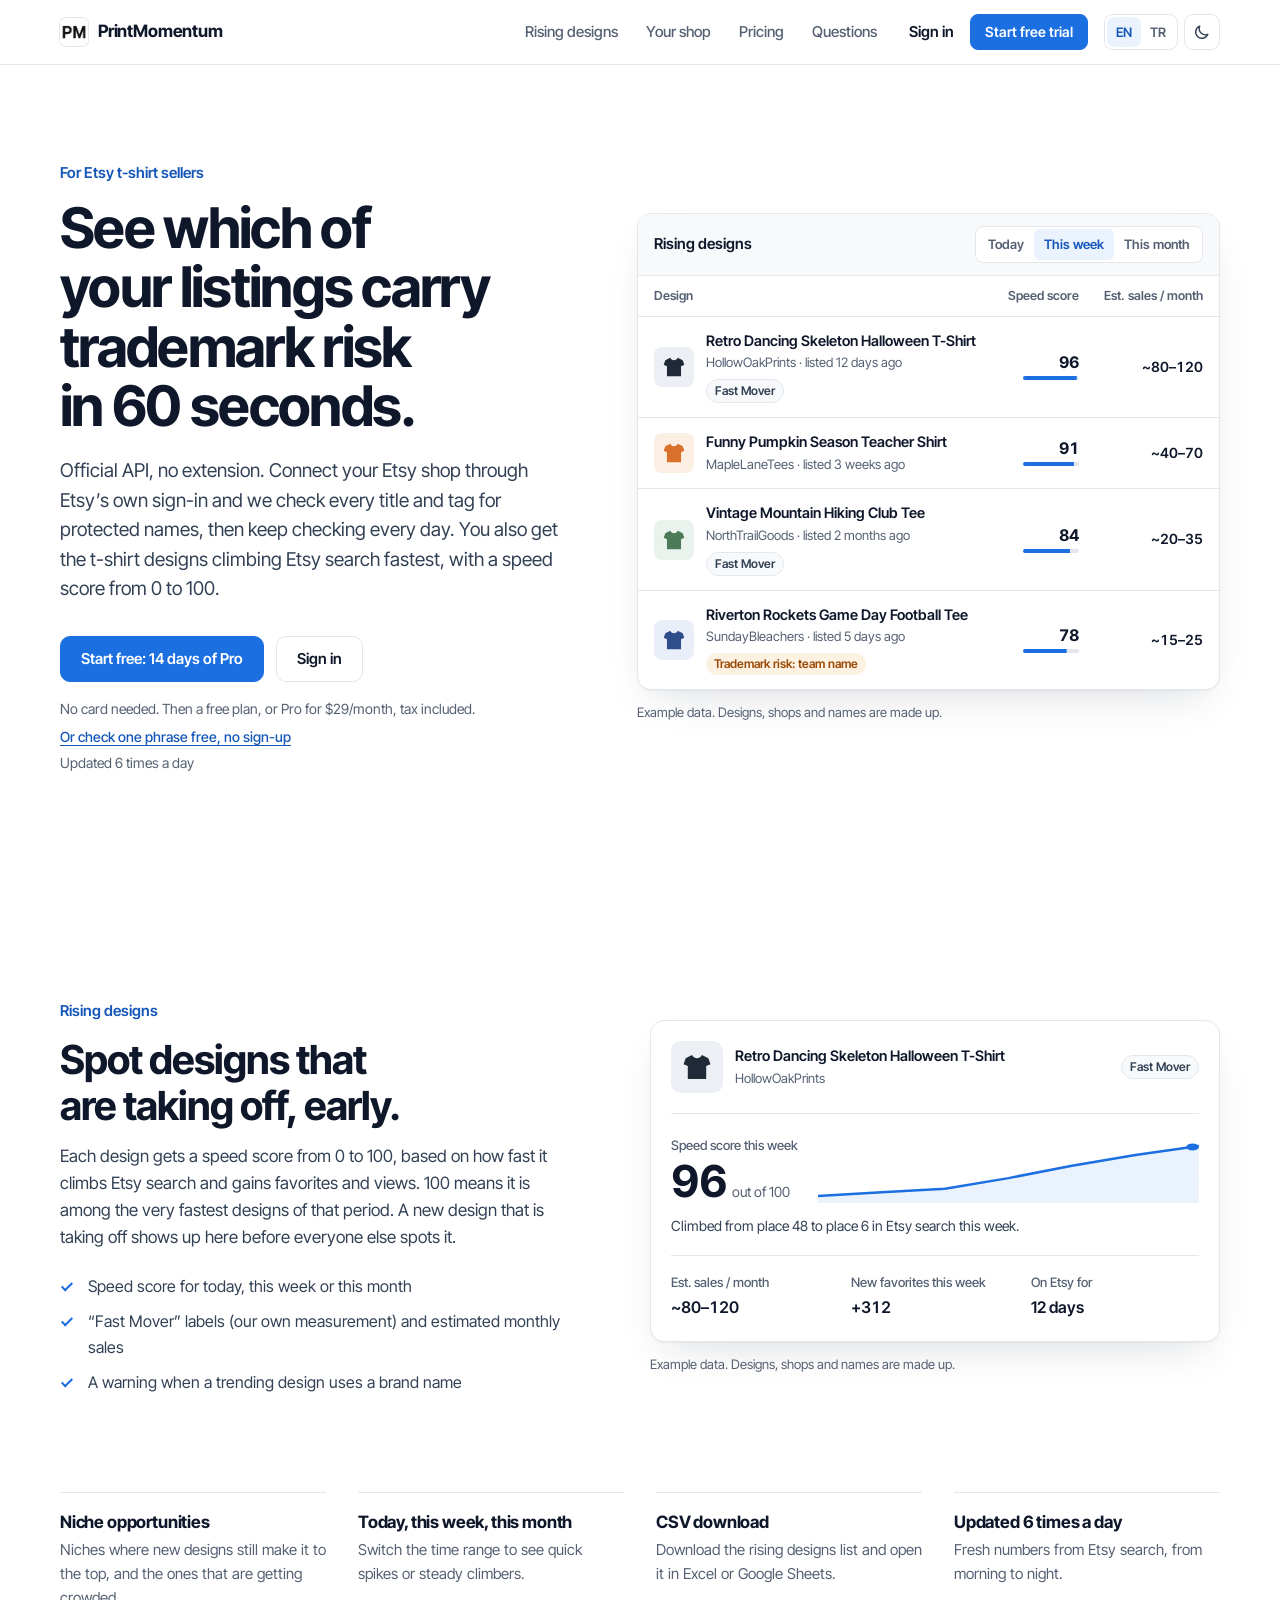
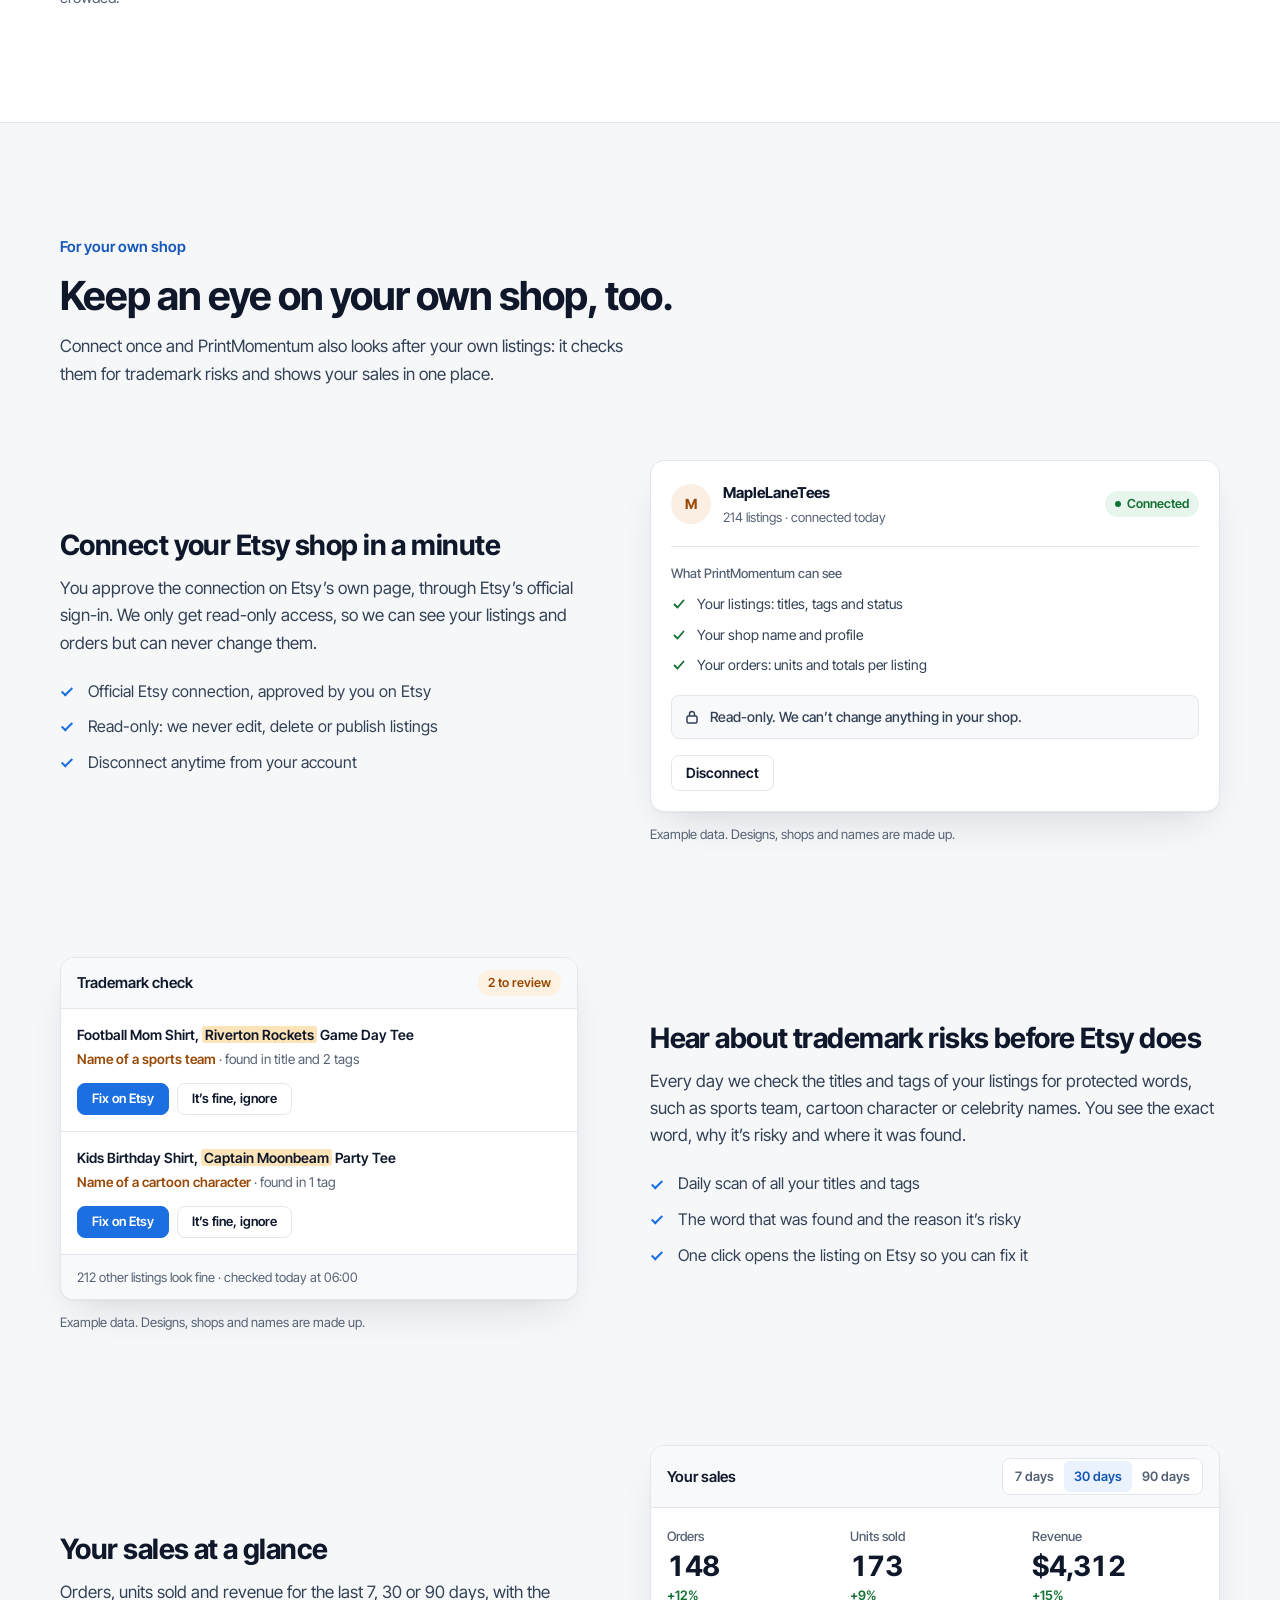
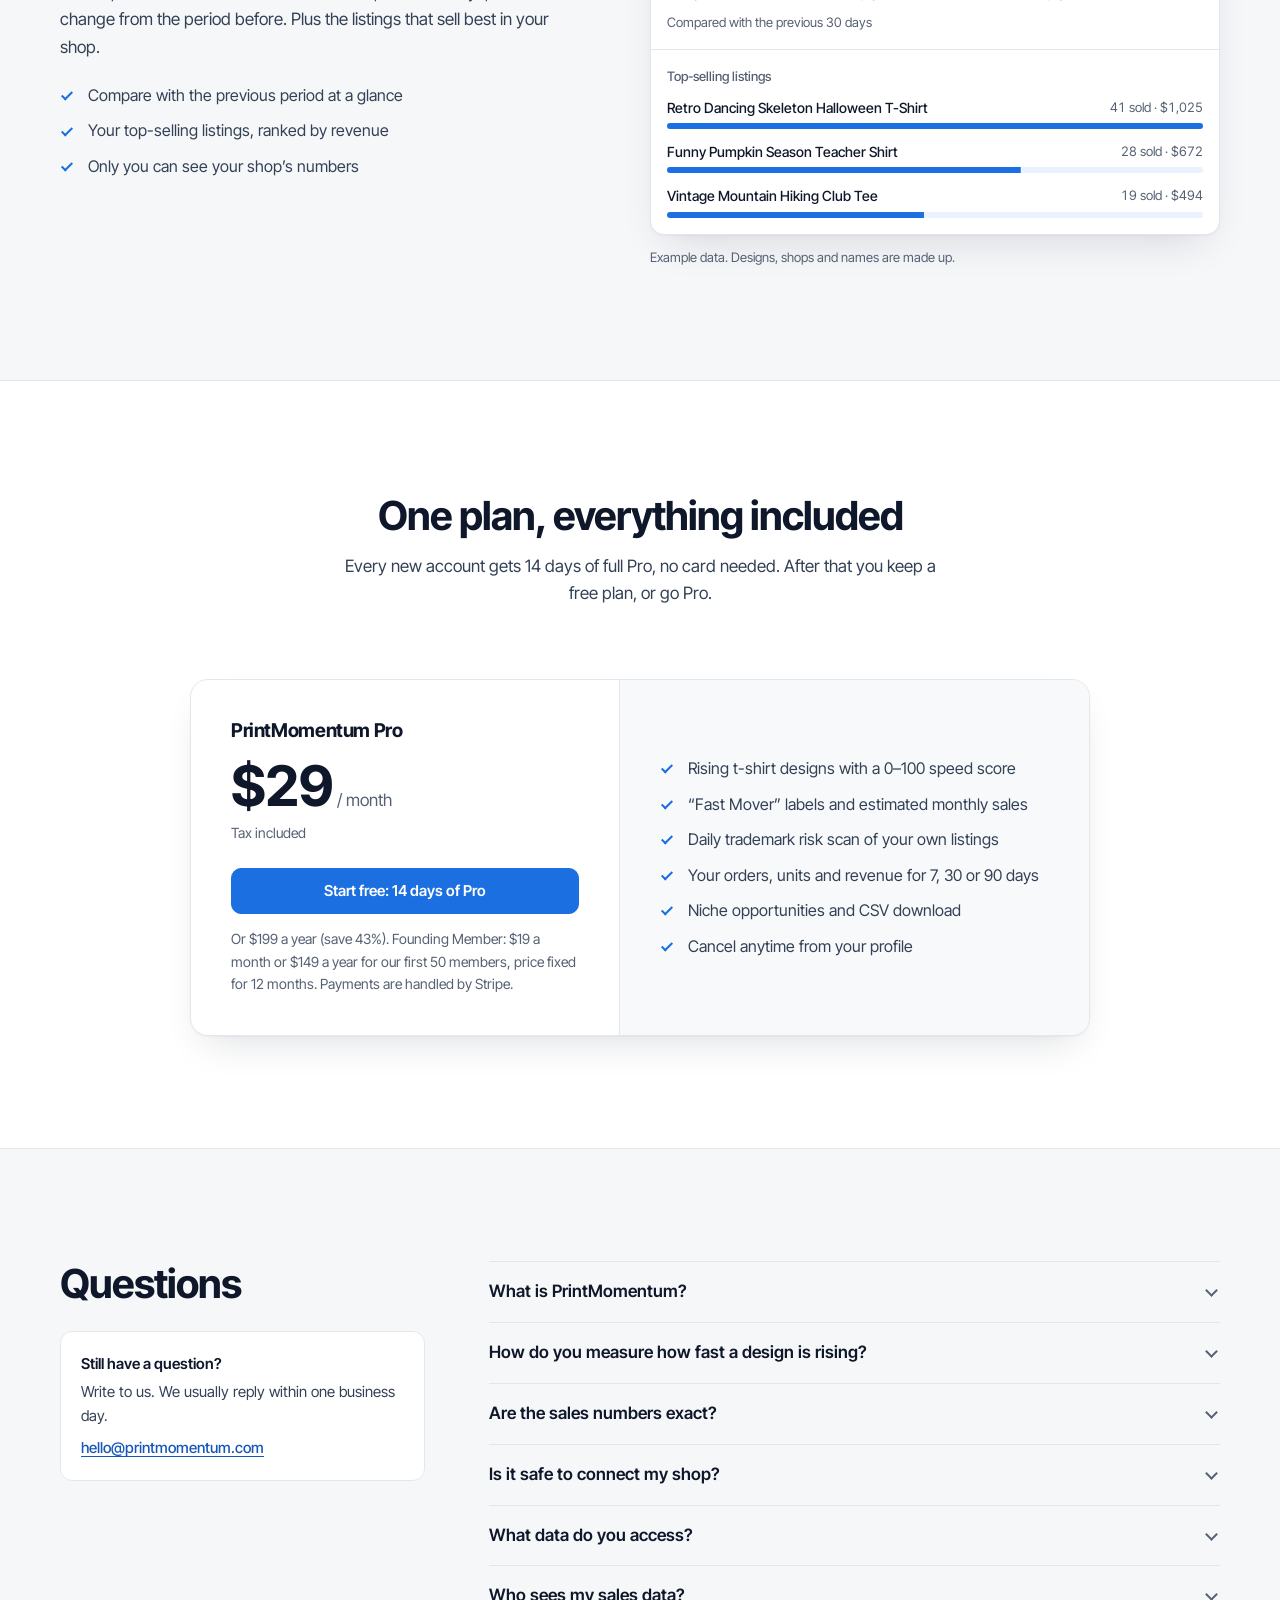
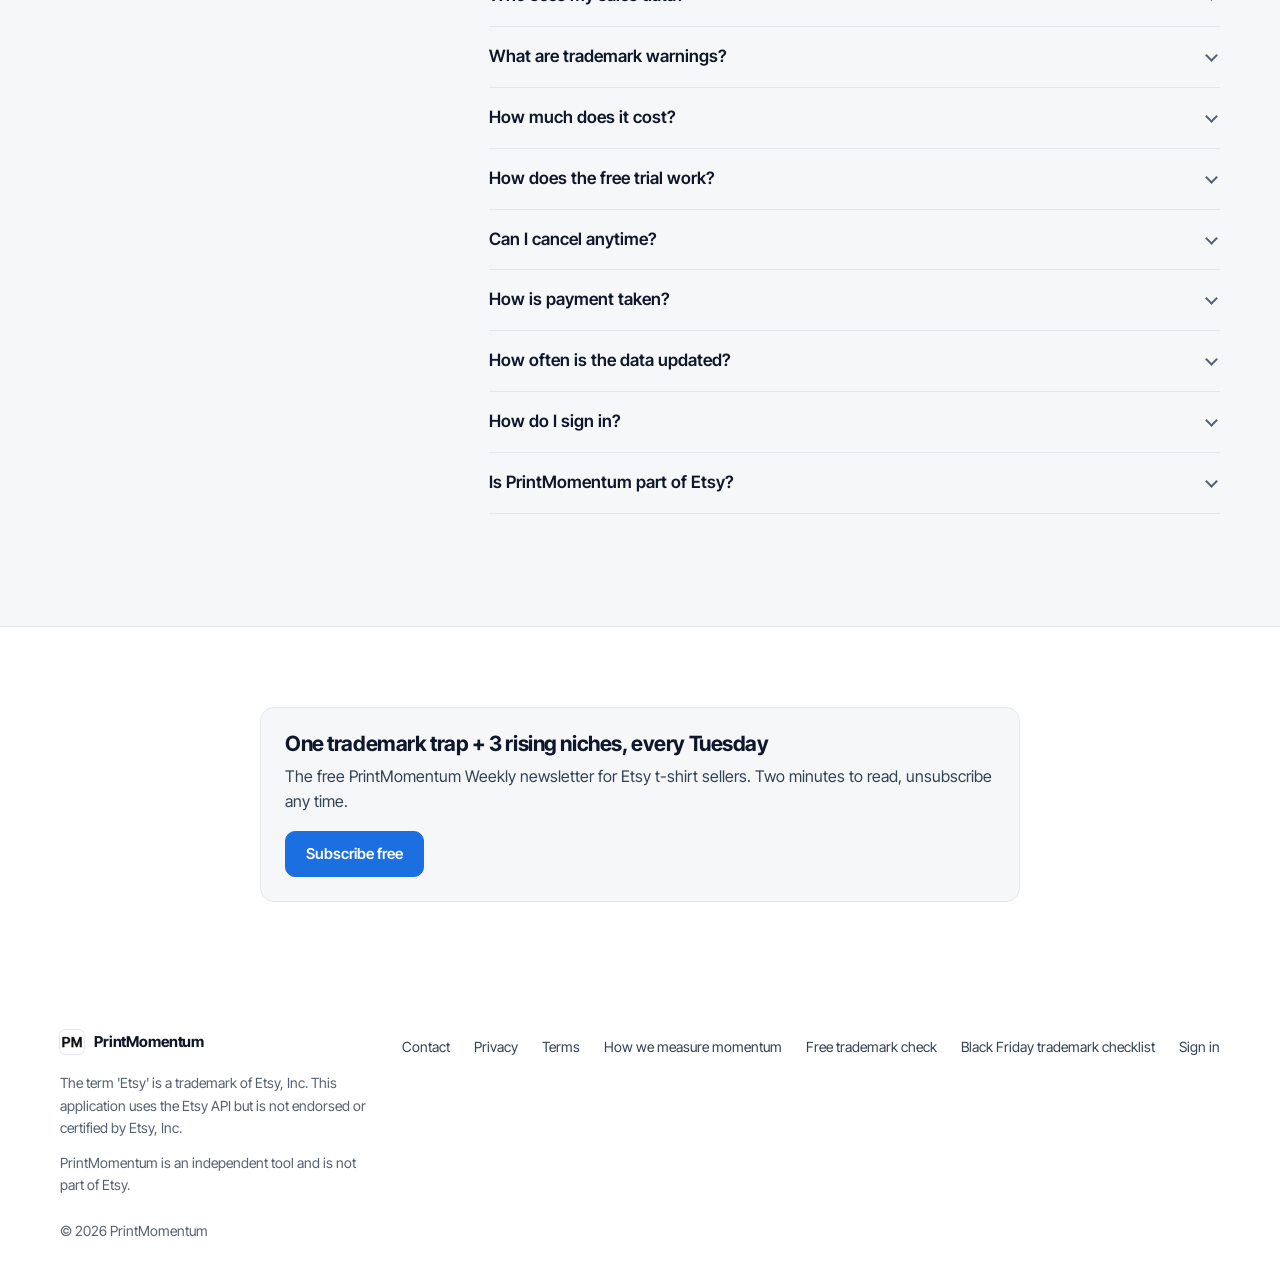
<file: index.html>
<!doctype html>
<html lang="en" data-theme="light">
  <head>
    <meta charset="UTF-8" />
    <meta name="viewport" content="width=device-width, initial-scale=1.0" />
    <meta http-equiv="Cache-Control" content="no-cache, no-store, must-revalidate" />
    <meta name="theme-color" content="#f6f7f9" />
    <meta name="color-scheme" content="light dark" />
    <script src="/theme-init.js?v=20261006-1"></script>
    <title data-i18n="meta.title">PrintMomentum · trademark risk scan and rising t-shirt designs for Etsy sellers</title>
    <meta
      name="description"
      content="For Etsy t-shirt sellers: see which of your listings carry trademark risk in 60 seconds, through the official Etsy API with no browser extension. Plus the t-shirt designs rising fastest right now. 14 days of Pro free, no card needed."
      data-i18n-attr="content:meta.description"
    />
    <!-- Language variants are two static pages: / (English) and /tr/ (Turkish), generated by scripts/build-pages.mjs. -->
    <link rel="canonical" href="https://printmomentum.com/" />
    <link rel="alternate" hreflang="en" href="https://printmomentum.com/" />
    <link rel="alternate" hreflang="tr" href="https://printmomentum.com/tr/" />
    <link rel="alternate" hreflang="x-default" href="https://printmomentum.com/" />
    <meta property="og:type" content="website" />
    <meta property="og:url" content="https://printmomentum.com/" />
    <meta property="og:site_name" content="PrintMomentum" />
    <meta property="og:locale" content="en_US" />
    <meta property="og:locale:alternate" content="tr_TR" />
    <meta property="og:title" content="PrintMomentum · trademark risk scan and rising t-shirt designs for Etsy sellers" data-i18n-attr="content:meta.title" />
    <meta
      property="og:description"
      content="For Etsy t-shirt sellers: see which of your listings carry trademark risk in 60 seconds, through the official Etsy API with no browser extension. Plus the t-shirt designs rising fastest right now. 14 days of Pro free, no card needed."
      data-i18n-attr="content:meta.description"
    />
    <meta property="og:image" content="https://printmomentum.com/og-image.png?v=2" />
    <meta property="og:image:width" content="1200" />
    <meta property="og:image:height" content="630" />
    <meta property="og:image:alt" content="PrintMomentum: scan your Etsy shop for trademark risk and find rising t-shirt designs." data-i18n-attr="content:meta.ogAlt" />
    <meta name="twitter:card" content="summary_large_image" />
    <meta name="twitter:title" content="PrintMomentum · trademark risk scan and rising t-shirt designs for Etsy sellers" data-i18n-attr="content:meta.title" />
    <meta
      name="twitter:description"
      content="For Etsy t-shirt sellers: see which of your listings carry trademark risk in 60 seconds, through the official Etsy API with no browser extension. Plus the t-shirt designs rising fastest right now. 14 days of Pro free, no card needed."
      data-i18n-attr="content:meta.description"
    />
    <meta name="twitter:image" content="https://printmomentum.com/og-image.png?v=2" />
    <link rel="icon" href="/favicon.ico" sizes="any" />
    <link rel="icon" href="/favicon-32.png" type="image/png" sizes="32x32" />
    <link rel="apple-touch-icon" href="/apple-touch-icon.png" />
    <link rel="preconnect" href="https://fonts.googleapis.com" />
    <link rel="preconnect" href="https://fonts.gstatic.com" crossorigin />
    <link href="https://fonts.googleapis.com/css2?family=Inter+Tight:wght@400;500;600;700&display=swap" rel="stylesheet" />
    <link rel="stylesheet" href="/styles.css?v=20261111-bf" />
    <script type="application/ld+json">
      {
        "@context": "https://schema.org",
        "@type": "SoftwareApplication",
        "name": "PrintMomentum",
        "url": "https://printmomentum.com/",
        "applicationCategory": "BusinessApplication",
        "operatingSystem": "Web",
        "description": "For Etsy t-shirt sellers: see which of your listings carry trademark risk in 60 seconds, through the official Etsy API with no browser extension. Plus the t-shirt designs rising fastest right now. 14 days of Pro free, no card needed.",
        "inLanguage": "en",
        "offers": {
          "@type": "Offer",
          "price": "29",
          "priceCurrency": "USD",
          "priceSpecification": {
            "@type": "UnitPriceSpecification",
            "price": "29",
            "priceCurrency": "USD",
            "billingDuration": "P1M",
            "valueAddedTaxIncluded": true
          }
        },
        "publisher": {
          "@type": "Organization",
          "name": "PrintMomentum",
          "url": "https://printmomentum.com/"
        }
      }
    </script>
    <script type="application/ld+json">
      {
        "@context": "https://schema.org",
        "@graph": [
          {
            "@type": "Organization",
            "@id": "https://printmomentum.com/#organization",
            "name": "PrintMomentum",
            "alternateName": ["Print Momentum", "printmomentum.com"],
            "url": "https://printmomentum.com/",
            "logo": "https://printmomentum.com/apple-touch-icon.png",
            "sameAs": [
              "https://t.me/printmomentumtr",
              "https://printmomentum-weekly.beehiiv.com/",
              "https://www.reddit.com/user/printmomentum/"
            ]
          },
          {
            "@type": "WebSite",
            "@id": "https://printmomentum.com/#website",
            "name": "PrintMomentum",
            "alternateName": "Print Momentum",
            "url": "https://printmomentum.com/",
            "publisher": { "@id": "https://printmomentum.com/#organization" }
          }
        ]
      }
    </script>
  </head>
  <body data-page="home" data-static-lang>
    <svg width="0" height="0" style="position: absolute" aria-hidden="true" focusable="false">
      <symbol id="i-tee" viewBox="0 0 24 24">
        <path d="M8.5 3.5 4 5.8 2.5 10l3 1.3V20.5h13v-9.2l3-1.3L20 5.8l-4.5-2.3c-.6 1.4-1.9 2.3-3.5 2.3s-2.9-.9-3.5-2.3Z" fill="currentColor" />
      </symbol>
      <symbol id="i-check" viewBox="0 0 16 16">
        <path d="m3.5 8.5 3 3 6-7" fill="none" stroke="currentColor" stroke-width="1.8" stroke-linecap="round" stroke-linejoin="round" />
      </symbol>
    </svg>

    <a class="skip-link" href="#main" data-i18n="nav.skip">Skip to content</a>

    <header class="site-header">
      <div class="header-row container">
        <a class="wordmark" href="/" aria-label="PrintMomentum home" data-i18n-attr="aria-label:brand.home">
          <img class="brand-logo" src="/pm-logo-64.png" alt="" width="28" height="28" />
          <span>PrintMomentum</span>
        </a>
        <nav id="site-nav" class="site-nav" aria-label="Main menu" data-i18n-attr="aria-label:nav.primary">
          <a class="nav-link" href="#rising" data-i18n="nav.rising">Rising designs</a>
          <a class="nav-link" href="#your-shop" data-i18n="nav.shop">Your shop</a>
          <a class="nav-link" href="#pricing" data-i18n="nav.pricing">Pricing</a>
          <a class="nav-link" href="#faq" data-i18n="nav.faq">Questions</a>
          <span class="nav-actions">
            <a class="nav-link nav-signin" href="https://app.printmomentum.com/auth/login" data-i18n="nav.signIn">Sign in</a>
            <a class="button button-sm" href="https://app.printmomentum.com/pricing" data-i18n="nav.trial">Start free trial</a>
          </span>
        </nav>
        <div class="header-controls">
          <div class="lang-toggle" role="group" aria-label="Language" data-i18n-attr="aria-label:lang.group">
            <button type="button" class="pill is-on" data-lang="en" aria-pressed="true" data-i18n="lang.en">EN</button>
            <button type="button" class="pill" data-lang="tr" aria-pressed="false" data-i18n="lang.tr">TR</button>
          </div>
          <button type="button" class="icon-button" id="theme-toggle" aria-label="Switch to dark theme">
            <svg class="icon-moon" viewBox="0 0 20 20" width="18" height="18" aria-hidden="true"><path d="M16.5 12.6A7 7 0 0 1 7.4 3.5a7 7 0 1 0 9.1 9.1Z" fill="none" stroke="currentColor" stroke-width="1.6" stroke-linejoin="round" /></svg>
            <svg class="icon-sun" viewBox="0 0 20 20" width="18" height="18" aria-hidden="true"><circle cx="10" cy="10" r="3.5" fill="none" stroke="currentColor" stroke-width="1.6" /><path d="M10 1.8v2.1M10 16.1v2.1M1.8 10h2.1M16.1 10h2.1M4.2 4.2l1.5 1.5M14.3 14.3l1.5 1.5M4.2 15.8l1.5-1.5M14.3 5.7l1.5-1.5" stroke="currentColor" stroke-width="1.6" stroke-linecap="round" /></svg>
          </button>
          <button type="button" class="icon-button nav-toggle" aria-expanded="false" aria-controls="site-nav" aria-label="Menu" data-i18n-attr="aria-label:nav.menu">
            <svg viewBox="0 0 20 20" width="18" height="18" aria-hidden="true"><path d="M3 6h14M3 10h14M3 14h14" stroke="currentColor" stroke-width="1.6" stroke-linecap="round" /></svg>
          </button>
        </div>
      </div>
    </header>

    <main id="main">
      <!-- Hero -->
      <section class="hero" aria-labelledby="hero-title">
        <div class="container hero-grid">
          <div class="hero-copy">
            <p class="eyebrow" data-i18n="hero.eyebrow">For Etsy t-shirt sellers</p>
            <h1 id="hero-title" data-i18n="hero.title">See which of your listings carry trademark risk in 60 seconds.</h1>
            <p class="lede" data-i18n="hero.lede">Official API, no extension. Connect your Etsy shop through Etsy’s own sign-in and we check every title and tag for protected names, then keep checking every day. You also get the t-shirt designs climbing Etsy search fastest, with a speed score from 0 to 100.</p>
            <div class="hero-actions">
              <a class="button" href="https://app.printmomentum.com/pricing" data-i18n="hero.ctaPrimary">Start free: 14 days of Pro</a>
              <a class="button button-secondary" href="https://app.printmomentum.com/auth/login" data-i18n="hero.ctaSecondary">Sign in</a>
            </div>
            <p class="hero-note" data-i18n="hero.note">No card needed. Then a free plan, or Pro for $29/month, tax included.</p>
            <p class="hero-phrase"><a class="text-link" href="/trademark-check/" data-i18n="hero.phraseLink">Or check one phrase free, no sign-up</a></p>
            <p class="stats-line" id="stats-line" data-i18n="stats.fallback">Updated 6 times a day</p>
          </div>

          <figure class="hero-visual">
            <div class="mock" aria-label="Example of the rising designs list" data-i18n-attr="aria-label:rising.mockLabel" role="group">
              <div class="mock-bar">
                <strong class="mock-title" data-i18n="rising.mockTitle">Rising designs</strong>
                <span class="segmented" aria-hidden="true">
                  <span class="seg" data-i18n="period.today">Today</span>
                  <span class="seg is-on" data-i18n="period.week">This week</span>
                  <span class="seg" data-i18n="period.month">This month</span>
                </span>
              </div>
              <div class="rise-head" aria-hidden="true">
                <span data-i18n="rising.colDesign">Design</span>
                <span data-i18n="rising.colSpeed">Speed score</span>
                <span data-i18n="rising.colSales">Est. sales / month</span>
              </div>
              <ol class="rise-list">
                <li class="rise-row">
                  <span class="thumb t1" aria-hidden="true"><svg><use href="#i-tee" /></svg></span>
                  <div class="rise-design">
                    <strong data-i18n="rising.row1.title">Retro Dancing Skeleton Halloween T-Shirt</strong>
                    <span class="rise-sub"><span data-i18n="rising.row1.shop">HollowOakPrints</span> · <span data-i18n="rising.row1.meta">listed 12 days ago</span></span>
                    <span class="chip chip-best" data-i18n="badge.bestseller">Fast Mover</span>
                  </div>
                  <span class="score" style="--score: 96"><b class="numeric">96</b><i aria-hidden="true"></i></span>
                  <span class="rise-sales numeric" data-i18n="rising.row1.sales">~80–120</span>
                </li>
                <li class="rise-row">
                  <span class="thumb t2" aria-hidden="true"><svg><use href="#i-tee" /></svg></span>
                  <div class="rise-design">
                    <strong data-i18n="rising.row2.title">Funny Pumpkin Season Teacher Shirt</strong>
                    <span class="rise-sub"><span data-i18n="rising.row2.shop">MapleLaneTees</span> · <span data-i18n="rising.row2.meta">listed 3 weeks ago</span></span>
                  </div>
                  <span class="score" style="--score: 91"><b class="numeric">91</b><i aria-hidden="true"></i></span>
                  <span class="rise-sales numeric" data-i18n="rising.row2.sales">~40–70</span>
                </li>
                <li class="rise-row">
                  <span class="thumb t3" aria-hidden="true"><svg><use href="#i-tee" /></svg></span>
                  <div class="rise-design">
                    <strong data-i18n="rising.row3.title">Vintage Mountain Hiking Club Tee</strong>
                    <span class="rise-sub"><span data-i18n="rising.row3.shop">NorthTrailGoods</span> · <span data-i18n="rising.row3.meta">listed 2 months ago</span></span>
                    <span class="chip chip-best" data-i18n="badge.bestseller">Fast Mover</span>
                  </div>
                  <span class="score" style="--score: 84"><b class="numeric">84</b><i aria-hidden="true"></i></span>
                  <span class="rise-sales numeric" data-i18n="rising.row3.sales">~20–35</span>
                </li>
                <li class="rise-row">
                  <span class="thumb t4" aria-hidden="true"><svg><use href="#i-tee" /></svg></span>
                  <div class="rise-design">
                    <strong data-i18n="rising.row4.title">Riverton Rockets Game Day Football Tee</strong>
                    <span class="rise-sub"><span data-i18n="rising.row4.shop">SundayBleachers</span> · <span data-i18n="rising.row4.meta">listed 5 days ago</span></span>
                    <span class="chip chip-risk" data-i18n="badge.trademark">Trademark risk: team name</span>
                  </div>
                  <span class="score" style="--score: 78"><b class="numeric">78</b><i aria-hidden="true"></i></span>
                  <span class="rise-sales numeric" data-i18n="rising.row4.sales">~15–25</span>
                </li>
              </ol>
            </div>
            <figcaption class="mock-caption" data-i18n="mock.sample">Example data. Designs, shops and names are made up.</figcaption>
          </figure>
        </div>
      </section>

      <!-- Rising designs -->
      <section class="section" id="rising" aria-labelledby="rising-title">
        <div class="container">
          <div class="feature-row">
            <div class="feature-text">
              <p class="kicker" data-i18n="rising.kicker">Rising designs</p>
              <h2 id="rising-title" class="section-title" data-i18n="rising.title">Spot designs that are taking off, early.</h2>
              <p class="section-copy" data-i18n="rising.body">Each design gets a speed score from 0 to 100, based on how fast it climbs Etsy search and gains favorites and views. 100 means it is among the very fastest designs of that period. A new design that is taking off shows up here before everyone else spots it.</p>
              <ul class="checks">
                <li data-i18n="rising.point1">Speed score for today, this week or this month</li>
                <li data-i18n="rising.point2">“Fast Mover” labels (our own measurement) and estimated monthly sales</li>
                <li data-i18n="rising.point3">A warning when a trending design uses a brand name</li>
              </ul>
            </div>
            <figure class="feature-visual">
              <div class="mock mock-pad" role="group" aria-label="Example of a design’s details" data-i18n-attr="aria-label:detail.mockLabel">
                <div class="detail-head">
                  <span class="thumb thumb-lg t1" aria-hidden="true"><svg><use href="#i-tee" /></svg></span>
                  <div class="detail-name">
                    <strong data-i18n="rising.row1.title">Retro Dancing Skeleton Halloween T-Shirt</strong>
                    <span class="rise-sub" data-i18n="rising.row1.shop">HollowOakPrints</span>
                  </div>
                  <span class="chip chip-best" data-i18n="badge.bestseller">Fast Mover</span>
                </div>
                <div class="detail-score">
                  <div>
                    <span class="detail-label" data-i18n="detail.speed">Speed score this week</span>
                    <p class="detail-big"><b class="numeric">96</b><span data-i18n="detail.outOf">out of 100</span></p>
                  </div>
                  <svg class="spark" viewBox="0 0 240 72" preserveAspectRatio="none" aria-hidden="true">
                    <path class="spark-fill" d="M0 64 L40 60 L80 56 L120 44 L160 30 L200 18 L240 8 L240 72 L0 72 Z" />
                    <path class="spark-line" d="M0 64 L40 60 L80 56 L120 44 L160 30 L200 18 L240 8" />
                    <circle class="spark-dot" cx="236" cy="9" r="4" />
                  </svg>
                </div>
                <p class="detail-climb" data-i18n="detail.climb">Climbed from place 48 to place 6 in Etsy search this week.</p>
                <dl class="detail-stats">
                  <div><dt data-i18n="detail.sales">Est. sales / month</dt><dd class="numeric" data-i18n="rising.row1.sales">~80–120</dd></div>
                  <div><dt data-i18n="detail.favs">New favorites this week</dt><dd class="numeric" data-i18n="detail.favsValue">+312</dd></div>
                  <div><dt data-i18n="detail.listed">On Etsy for</dt><dd data-i18n="detail.listedValue">12 days</dd></div>
                </dl>
              </div>
              <figcaption class="mock-caption" data-i18n="mock.sample">Example data. Designs, shops and names are made up.</figcaption>
            </figure>
          </div>

          <ul class="extras">
            <li>
              <h3 data-i18n="extras.niches.title">Niche opportunities</h3>
              <p data-i18n="extras.niches.body">Niches where new designs still make it to the top, and the ones that are getting crowded.</p>
            </li>
            <li>
              <h3 data-i18n="extras.periods.title">Today, this week, this month</h3>
              <p data-i18n="extras.periods.body">Switch the time range to see quick spikes or steady climbers.</p>
            </li>
            <li>
              <h3 data-i18n="extras.csv.title">CSV download</h3>
              <p data-i18n="extras.csv.body">Download the rising designs list and open it in Excel or Google Sheets.</p>
            </li>
            <li>
              <h3 data-i18n="extras.fresh.title">Updated 6 times a day</h3>
              <p data-i18n="extras.fresh.body">Fresh numbers from Etsy search, from morning to night.</p>
            </li>
          </ul>
        </div>
      </section>

      <!-- Your shop -->
      <section class="section section-alt" id="your-shop" aria-labelledby="shop-title">
        <div class="container">
          <header class="section-head">
            <p class="kicker" data-i18n="shop.kicker">For your own shop</p>
            <h2 id="shop-title" class="section-title" data-i18n="shop.title">Keep an eye on your own shop, too.</h2>
            <p class="section-copy" data-i18n="shop.copy">Connect once and PrintMomentum also looks after your own listings: it checks them for trademark risks and shows your sales in one place.</p>
          </header>

          <!-- Connect -->
          <div class="feature-row">
            <div class="feature-text">
              <h3 class="feature-title" data-i18n="connect.title">Connect your Etsy shop in a minute</h3>
              <p class="feature-copy" data-i18n="connect.body">You approve the connection on Etsy’s own page, through Etsy’s official sign-in. We only get read-only access, so we can see your listings and orders but can never change them.</p>
              <ul class="checks">
                <li data-i18n="connect.point1">Official Etsy connection, approved by you on Etsy</li>
                <li data-i18n="connect.point2">Read-only: we never edit, delete or publish listings</li>
                <li data-i18n="connect.point3">Disconnect anytime from your account</li>
              </ul>
            </div>
            <figure class="feature-visual">
              <div class="mock mock-pad" role="group" aria-label="Example of a connected shop" data-i18n-attr="aria-label:connect.mockLabel">
                <div class="connect-head">
                  <span class="shop-avatar" aria-hidden="true">M</span>
                  <div>
                    <strong data-i18n="connect.shopName">MapleLaneTees</strong>
                    <span class="rise-sub" data-i18n="connect.shopMeta">214 listings · connected today</span>
                  </div>
                  <span class="status-ok" data-i18n="connect.status">Connected</span>
                </div>
                <p class="connect-label" data-i18n="connect.allowed">What PrintMomentum can see</p>
                <ul class="perm-list">
                  <li><svg aria-hidden="true"><use href="#i-check" /></svg><span data-i18n="connect.perm1">Your listings: titles, tags and status</span></li>
                  <li><svg aria-hidden="true"><use href="#i-check" /></svg><span data-i18n="connect.perm2">Your shop name and profile</span></li>
                  <li><svg aria-hidden="true"><use href="#i-check" /></svg><span data-i18n="connect.perm3">Your orders: units and totals per listing</span></li>
                </ul>
                <p class="readonly-note">
                  <svg viewBox="0 0 16 16" width="16" height="16" aria-hidden="true"><rect x="3" y="7" width="10" height="7" rx="1.5" fill="none" stroke="currentColor" stroke-width="1.5" /><path d="M5.5 7V5a2.5 2.5 0 0 1 5 0v2" fill="none" stroke="currentColor" stroke-width="1.5" /></svg>
                  <span data-i18n="connect.readonly">Read-only. We can’t change anything in your shop.</span>
                </p>
                <span class="button button-secondary button-sm mock-btn" aria-hidden="true" data-i18n="connect.disconnect">Disconnect</span>
              </div>
              <figcaption class="mock-caption" data-i18n="mock.sample">Example data. Designs, shops and names are made up.</figcaption>
            </figure>
          </div>

          <!-- Trademark scan -->
          <div class="feature-row is-flipped">
            <div class="feature-text">
              <h3 class="feature-title" data-i18n="scan.title">Hear about trademark risks before Etsy does</h3>
              <p class="feature-copy" data-i18n="scan.body">Every day we check the titles and tags of your listings for protected words, such as sports team, cartoon character or celebrity names. You see the exact word, why it’s risky and where it was found.</p>
              <ul class="checks">
                <li data-i18n="scan.point1">Daily scan of all your titles and tags</li>
                <li data-i18n="scan.point2">The word that was found and the reason it’s risky</li>
                <li data-i18n="scan.point3">One click opens the listing on Etsy so you can fix it</li>
              </ul>
            </div>
            <figure class="feature-visual">
              <div class="mock" role="group" aria-label="Example of the trademark check" data-i18n-attr="aria-label:scan.mockLabel">
                <div class="mock-bar">
                  <strong class="mock-title" data-i18n="scan.mockTitle">Trademark check</strong>
                  <span class="count-warn" data-i18n="scan.count">2 to review</span>
                </div>
                <ul class="flag-list">
                  <li class="flag">
                    <p class="flag-title" data-i18n-mark="scan.flag1.title">Football Mom Shirt, <mark>Riverton Rockets</mark> Game Day Tee</p>
                    <p class="flag-why"><span data-i18n="scan.flag1.why">Name of a sports team</span> · <span data-i18n="scan.flag1.where">found in title and 2 tags</span></p>
                    <span class="flag-actions" aria-hidden="true">
                      <span class="button button-sm" data-i18n="scan.fix">Fix on Etsy</span>
                      <span class="button button-secondary button-sm" data-i18n="scan.ignore">It’s fine, ignore</span>
                    </span>
                  </li>
                  <li class="flag">
                    <p class="flag-title" data-i18n-mark="scan.flag2.title">Kids Birthday Shirt, <mark>Captain Moonbeam</mark> Party Tee</p>
                    <p class="flag-why"><span data-i18n="scan.flag2.why">Name of a cartoon character</span> · <span data-i18n="scan.flag2.where">found in 1 tag</span></p>
                    <span class="flag-actions" aria-hidden="true">
                      <span class="button button-sm" data-i18n="scan.fix">Fix on Etsy</span>
                      <span class="button button-secondary button-sm" data-i18n="scan.ignore">It’s fine, ignore</span>
                    </span>
                  </li>
                </ul>
                <p class="mock-foot" data-i18n="scan.clear">212 other listings look fine · checked today at 06:00</p>
              </div>
              <figcaption class="mock-caption" data-i18n="mock.sample">Example data. Designs, shops and names are made up.</figcaption>
            </figure>
          </div>

          <!-- Sales -->
          <div class="feature-row">
            <div class="feature-text">
              <h3 class="feature-title" data-i18n="sales.title">Your sales at a glance</h3>
              <p class="feature-copy" data-i18n="sales.body">Orders, units sold and revenue for the last 7, 30 or 90 days, with the change from the period before. Plus the listings that sell best in your shop.</p>
              <ul class="checks">
                <li data-i18n="sales.point1">Compare with the previous period at a glance</li>
                <li data-i18n="sales.point2">Your top-selling listings, ranked by revenue</li>
                <li data-i18n="sales.point3">Only you can see your shop’s numbers</li>
              </ul>
            </div>
            <figure class="feature-visual">
              <div class="mock" role="group" aria-label="Example of the sales overview" data-i18n-attr="aria-label:sales.mockLabel">
                <div class="mock-bar">
                  <strong class="mock-title" data-i18n="sales.mockTitle">Your sales</strong>
                  <span class="segmented" aria-hidden="true">
                    <span class="seg" data-i18n="sales.d7">7 days</span>
                    <span class="seg is-on" data-i18n="sales.d30">30 days</span>
                    <span class="seg" data-i18n="sales.d90">90 days</span>
                  </span>
                </div>
                <dl class="kpis">
                  <div class="kpi"><dt data-i18n="sales.orders">Orders</dt><dd class="numeric" data-i18n="sales.ordersValue">148</dd><span class="delta" data-i18n="sales.ordersDelta">+12%</span></div>
                  <div class="kpi"><dt data-i18n="sales.units">Units sold</dt><dd class="numeric" data-i18n="sales.unitsValue">173</dd><span class="delta" data-i18n="sales.unitsDelta">+9%</span></div>
                  <div class="kpi"><dt data-i18n="sales.revenue">Revenue</dt><dd class="numeric" data-i18n="sales.revenueValue">$4,312</dd><span class="delta" data-i18n="sales.revenueDelta">+15%</span></div>
                </dl>
                <p class="kpi-note" data-i18n="sales.vs">Compared with the previous 30 days</p>
                <div class="best">
                  <p class="best-title" data-i18n="sales.best">Top-selling listings</p>
                  <ol class="best-list">
                    <li style="--share: 100%"><span class="best-name" data-i18n="rising.row1.title">Retro Dancing Skeleton Halloween T-Shirt</span><span class="best-val numeric" data-i18n="sales.best1">41 sold · $1,025</span><i aria-hidden="true"></i></li>
                    <li style="--share: 66%"><span class="best-name" data-i18n="rising.row2.title">Funny Pumpkin Season Teacher Shirt</span><span class="best-val numeric" data-i18n="sales.best2">28 sold · $672</span><i aria-hidden="true"></i></li>
                    <li style="--share: 48%"><span class="best-name" data-i18n="rising.row3.title">Vintage Mountain Hiking Club Tee</span><span class="best-val numeric" data-i18n="sales.best3">19 sold · $494</span><i aria-hidden="true"></i></li>
                  </ol>
                </div>
              </div>
              <figcaption class="mock-caption" data-i18n="mock.sample">Example data. Designs, shops and names are made up.</figcaption>
            </figure>
          </div>
        </div>
      </section>

      <!-- Pricing -->
      <section class="section" id="pricing" aria-labelledby="pricing-title">
        <div class="container">
          <header class="section-head section-head-center">
            <h2 id="pricing-title" class="section-title" data-i18n="pricing.title">One plan, everything included</h2>
            <p class="section-copy" data-i18n="pricing.copy">Every new account gets 14 days of full Pro, no card needed. After that you keep a free plan, or go Pro.</p>
          </header>
          <div class="price-card">
            <div class="price-main">
              <h3 class="price-plan" data-i18n="pricing.plan">PrintMomentum Pro</h3>
              <p class="price-amount">
                <span class="price-value numeric" data-i18n="pricing.price">$29</span>
                <span class="price-per" data-i18n="pricing.per">/ month</span>
              </p>
              <p class="price-tax" data-i18n="pricing.tax">Tax included</p>
              <a class="button button-block" href="https://app.printmomentum.com/pricing" data-i18n="pricing.cta">Start free: 14 days of Pro</a>
              <p class="price-note" data-i18n="pricing.note">Or $199 a year (save 43%). Founding Member: $19 a month or $149 a year for our first 50 members, price fixed for 12 months. Payments are handled by Stripe.</p>
            </div>
            <ul class="checks price-benefits">
              <li data-i18n="pricing.b1">Rising t-shirt designs with a 0–100 speed score</li>
              <li data-i18n="pricing.b2">“Fast Mover” labels and estimated monthly sales</li>
              <li data-i18n="pricing.b3">Daily trademark risk scan of your own listings</li>
              <li data-i18n="pricing.b4">Your orders, units and revenue for 7, 30 or 90 days</li>
              <li data-i18n="pricing.b5">Niche opportunities and CSV download</li>
              <li data-i18n="pricing.b6">Cancel anytime from your profile</li>
            </ul>
          </div>
        </div>
      </section>

      <!-- FAQ -->
      <section class="section section-alt" id="faq" aria-labelledby="faq-title">
        <div class="container faq-layout">
          <div class="faq-intro">
            <h2 id="faq-title" class="section-title" data-i18n="faq.title">Questions</h2>
            <div class="contact-box" id="contact">
              <p class="contact-title" data-i18n="contact.title">Still have a question?</p>
              <p data-i18n="contact.body">Write to us. We usually reply within one business day.</p>
              <a class="text-link" href="mailto:hello@printmomentum.com">hello@printmomentum.com</a>
            </div>
          </div>
          <div class="faq-list">
            <details><summary data-i18n="faq.q1">What is PrintMomentum?</summary><p data-i18n="faq.a1">A tool for people who sell t-shirts on Etsy. It shows which designs are rising fastest in Etsy search right now, and, if you connect your shop, checks your own listings for trademark risks and sums up your sales.</p></details>
            <details><summary data-i18n="faq.q2">How do you measure how fast a design is rising?</summary><p data-i18n="faq.a2">We look at how quickly a design moves up in Etsy search and how fast it gains new favorites and views. Recent change counts more than total size, so a new design that is taking off can rank above an old bestseller. The result is a speed score from 0 to 100, compared with all other designs in the same period: the higher it is, the faster the design is rising right now. 100 means it is among the very fastest designs of that period.</p></details>
            <details><summary data-i18n="faq.q3">Are the sales numbers exact?</summary><p data-i18n="faq.a3">For other shops’ designs, no. Etsy does not publish sales per design, so we estimate them from public signals and show a range, such as ~80–120 a month. Use it to compare designs, not as an exact figure. The numbers for your own connected shop come straight from your Etsy orders.</p></details>
            <details><summary data-i18n="faq.q12">Is it safe to connect my shop?</summary><p data-i18n="faq.a12">Yes. You connect through Etsy’s official sign-in page and approve the access there, so we never see your Etsy password. The access is read-only: we can’t edit, delete or publish listings, and we can’t message buyers. You can disconnect anytime in your account.</p></details>
            <details><summary data-i18n="faq.q13">What data do you access?</summary><p data-i18n="faq.a13">Only what the trademark scan and your sales overview need: your shop name and profile, your listings (title, tags, description, price, quantity, SKU, photos and status) and your orders (date, units, total per listing and the buyer’s country). We do not store your buyers’ names, addresses, emails or messages.</p></details>
            <details><summary data-i18n="faq.q14">Who sees my sales data?</summary><p data-i18n="faq.a14">Only you. Your shop’s numbers are shown only in your own account. We don’t share or sell them, and they never appear in the lists other users see.</p></details>
            <details><summary data-i18n="faq.q9">What are trademark warnings?</summary><p data-i18n="faq.a9">If a title or tag contains a well-known brand, sports team, character or celebrity name, we mark it: on trending designs in the list, and on your own listings if you connect your shop. Selling such designs can get a listing removed or your shop suspended. The warning is a helper, not legal advice, so always check yourself.</p></details>
            <details><summary data-i18n="faq.q5">How much does it cost?</summary><p data-i18n="faq.a5">PrintMomentum Pro is $29 a month or $199 a year, tax included, with every feature. Our first 50 members can join as Founding Members for $19 a month or $149 a year, with the price fixed for 12 months. There is also a free plan.</p></details>
            <details><summary data-i18n="faq.q6">How does the free trial work?</summary><p data-i18n="faq.a6">Create an account and you get 14 days of full Pro. No card needed, nothing is charged. When the 14 days end you move to the free plan automatically: you still see your shop’s trademark risk count and the top 5 designs of each niche. Upgrade to Pro whenever you want the full details.</p></details>
            <details><summary data-i18n="faq.q7">Can I cancel anytime?</summary><p data-i18n="faq.a7">Yes. Open your profile in the app and cancel your subscription there, any time. You keep access until the end of the period you already paid for, and you are not charged again. There are no partial refunds. Need a break instead? You can pause for 1 or 2 months. If you cancel during the free trial, it costs nothing.</p></details>
            <details><summary data-i18n="faq.q8">How is payment taken?</summary><p data-i18n="faq.a8">Payments go through Stripe, a widely used payment provider. Your card details go straight to Stripe; we never see or store your card number. You get a receipt by email after each payment.</p></details>
            <details><summary data-i18n="faq.q4">How often is the data updated?</summary><p data-i18n="faq.a4">Rising designs: 6 times a day. Your own shop: the trademark scan runs every day, and your sales are refreshed several times a day.</p></details>
            <details><summary data-i18n="faq.q10">How do I sign in?</summary><p data-i18n="faq.a10">You create your account when you start the free trial, then sign in with your email and password.</p></details>
            <details><summary data-i18n="faq.q11">Is PrintMomentum part of Etsy?</summary><p data-i18n="faq.a11">No. PrintMomentum is independent and is not affiliated with, endorsed or certified by Etsy, Inc. We use Etsy’s official API: public listing data for the trends, and your own shop’s data only if you connect it.</p></details>
          </div>
        </div>
      </section>
      <section class="section tg-section" aria-labelledby="nl-title">
        <div class="container">
          <!-- Weekly newsletter signup (all languages; the newsletter itself is in English) -->
          <div>
            <div class="info-cta tg-cta">
              <h2 id="nl-title" class="tg-cta-title" data-i18n="nl.title">One trademark trap + 3 rising niches, every Tuesday</h2>
              <p data-i18n="nl.body">The free PrintMomentum Weekly newsletter for Etsy t-shirt sellers. Two minutes to read, unsubscribe any time.</p>
              <div class="hero-actions">
                <a class="button" href="https://printmomentum-weekly.beehiiv.com/?utm_source=website&amp;utm_medium=social&amp;utm_campaign=newsletter-signup" target="_blank" rel="noopener" data-i18n="nl.button">Subscribe free</a>
              </div>
            </div>
          </div>
        </div>
      </section>
      <!-- Telegram channel: Turkish pages only (hidden here; shown on the generated /tr/ copy and by script.js for locale tr) -->
      <section class="section tg-section" aria-labelledby="tg-title" data-lang-section="tr" hidden>
        <div class="container">
          <div class="info-cta tg-cta">
            <h2 id="tg-title" class="tg-cta-title" data-i18n="tg.title">Free trademark trap alert every week</h2>
            <p data-i18n="tg.body">Our Turkish-language Telegram channel for t-shirt sellers on Etsy: weekly trademark traps, rising niches, Q4 tips.</p>
            <div class="hero-actions">
              <a class="button" href="https://t.me/printmomentumtr" target="_blank" rel="noopener" data-i18n="tg.button">Join the Telegram channel</a>
            </div>
          </div>
        </div>
      </section>
    </main>

    <footer class="site-footer">
      <div class="container footer-grid">
        <div class="footer-brand">
          <a class="wordmark" href="/" aria-label="PrintMomentum home" data-i18n-attr="aria-label:brand.home">
            <img class="brand-logo" src="/pm-logo-64.png" alt="" width="24" height="24" loading="lazy" />
            <span>PrintMomentum</span>
          </a>
          <p class="disclaimer" data-i18n="footer.disclaimer">The term 'Etsy' is a trademark of Etsy, Inc. This application uses the Etsy API but is not endorsed or certified by Etsy, Inc.</p>
          <p class="disclaimer" data-i18n="footer.disclaimerNote">PrintMomentum is an independent tool and is not part of Etsy.</p>
        </div>
        <nav class="footer-nav" aria-label="Footer" data-i18n-attr="aria-label:footer.nav">
          <a href="mailto:hello@printmomentum.com" data-i18n="footer.contact">Contact</a>
          <a href="/privacy.html" data-i18n="footer.privacy">Privacy</a>
          <a href="/terms.html" data-i18n="footer.terms">Terms</a>
          <a href="/how-we-measure/" data-i18n="nav.method">How we measure momentum</a>
          <a href="/trademark-check/" data-i18n="nav.phraseCheck">Free trademark check</a>
          <a href="/black-friday-trademark-checklist/" data-i18n="nav.bfChecklist">Black Friday trademark checklist</a>
          <a href="https://app.printmomentum.com/auth/login" data-i18n="nav.signIn">Sign in</a>
        </nav>
        <p class="footer-copy">© <span id="year">2026</span> PrintMomentum</p>
      </div>
    </footer>

    <script src="/i18n.js?v=20261010-tg"></script>
    <script src="/script.js?v=20261007-2"></script>
  </body>
</html>
</file>
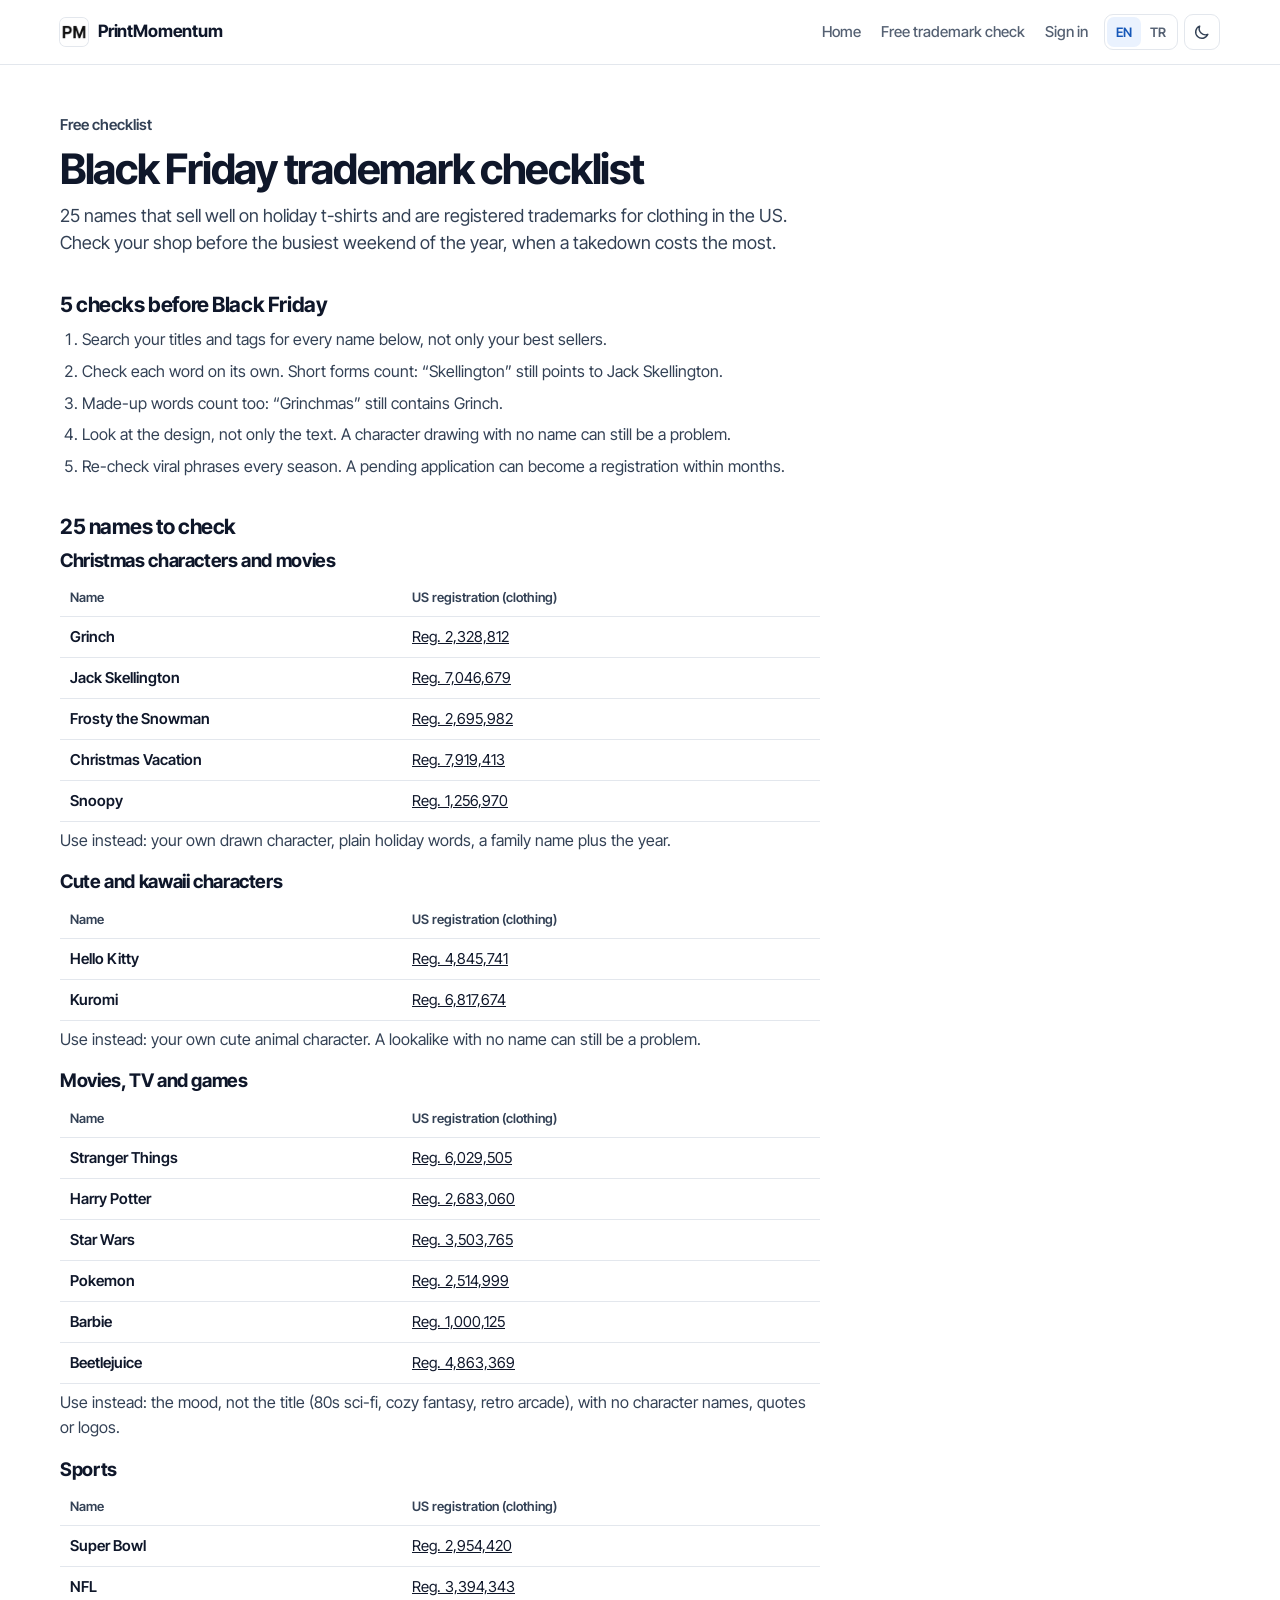
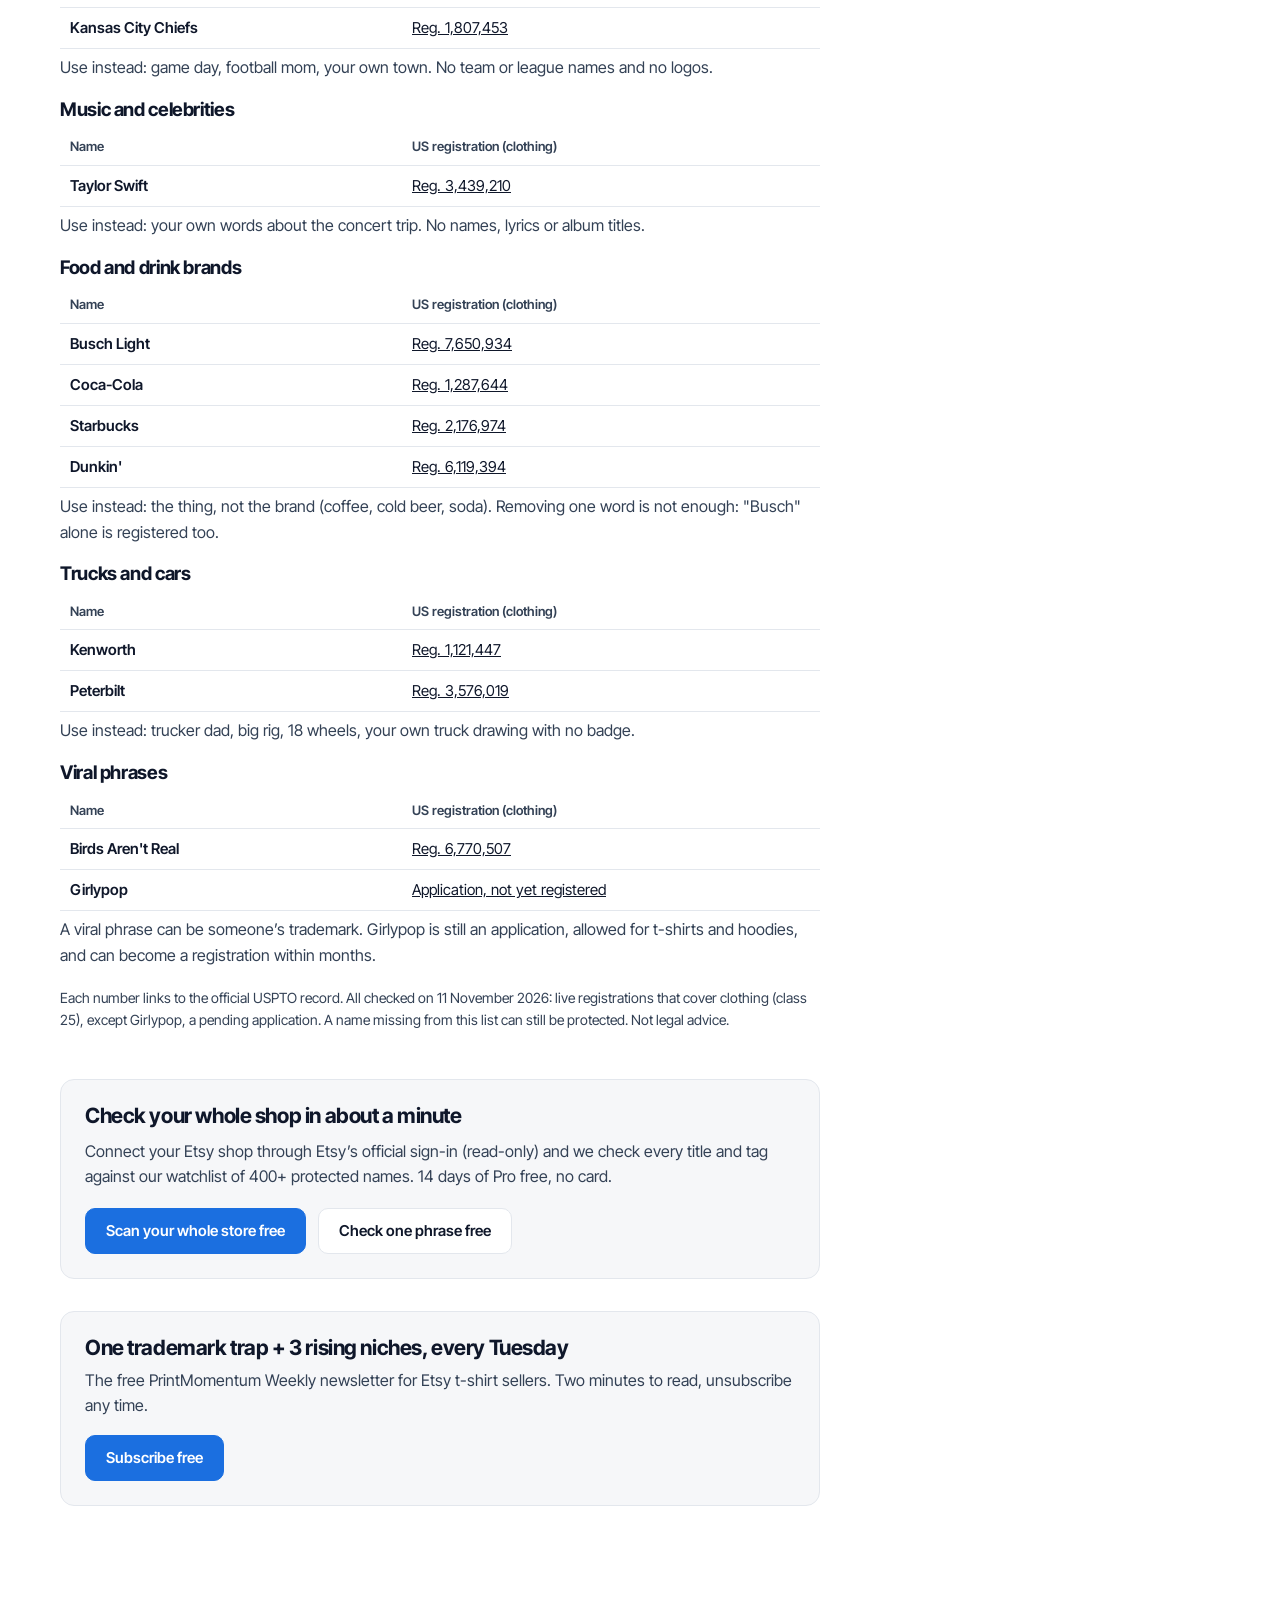
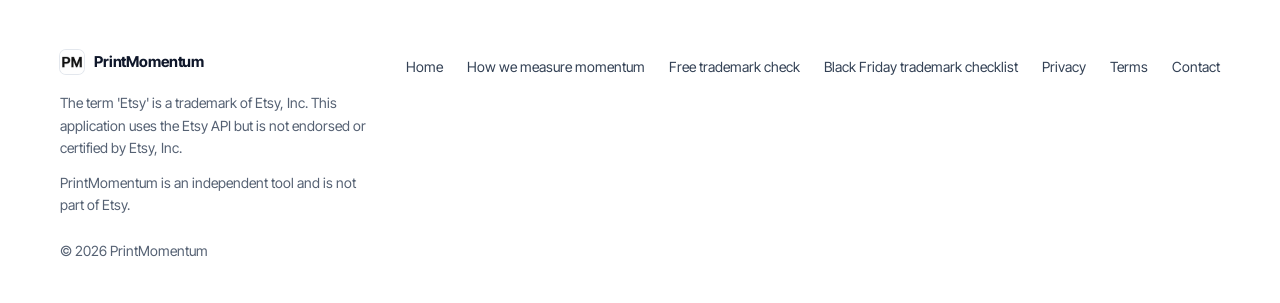
<file: black-friday-trademark-checklist/index.html>
<!doctype html>
<html lang="en" data-theme="light">
  <head>
    <meta charset="UTF-8" />
    <meta name="viewport" content="width=device-width, initial-scale=1.0" />
    <meta name="robots" content="index,follow" />
    <meta name="theme-color" content="#f6f7f9" />
    <meta name="color-scheme" content="light dark" />
    <script src="/theme-init.js?v=20261006-1"></script>
    <title data-i18n="bf.metaTitle">Black Friday trademark checklist for t-shirt sellers · PrintMomentum</title>
    <meta name="description" content="25 names that are registered trademarks for clothing in the US, what to use instead, and 5 checks to do on your shop before Black Friday. Checked against USPTO records." data-i18n-attr="content:bf.metaDesc" />
    <!-- Language variants are two static pages: /black-friday-trademark-checklist/ (English) and /tr/black-friday-trademark-checklist/ (Turkish), generated by scripts/build-pages.mjs. -->
    <link rel="canonical" href="https://printmomentum.com/black-friday-trademark-checklist/" />
    <link rel="alternate" hreflang="en" href="https://printmomentum.com/black-friday-trademark-checklist/" />
    <link rel="alternate" hreflang="tr" href="https://printmomentum.com/tr/black-friday-trademark-checklist/" />
    <link rel="alternate" hreflang="x-default" href="https://printmomentum.com/black-friday-trademark-checklist/" />
    <meta property="og:type" content="website" />
    <meta property="og:url" content="https://printmomentum.com/black-friday-trademark-checklist/" />
    <meta property="og:site_name" content="PrintMomentum" />
    <meta property="og:locale" content="en_US" />
    <meta property="og:locale:alternate" content="tr_TR" />
    <meta property="og:title" content="Black Friday trademark checklist for t-shirt sellers · PrintMomentum" data-i18n-attr="content:bf.metaTitle" />
    <meta property="og:description" content="25 names that are registered trademarks for clothing in the US, what to use instead, and 5 checks to do on your shop before Black Friday. Checked against USPTO records." data-i18n-attr="content:bf.metaDesc" />
    <meta property="og:image" content="https://printmomentum.com/og-image.png?v=2" />
    <link rel="icon" href="/favicon.ico" sizes="any" />
    <link rel="icon" href="/favicon-32.png" type="image/png" sizes="32x32" />
    <link rel="apple-touch-icon" href="/apple-touch-icon.png" />
    <link rel="preconnect" href="https://fonts.googleapis.com" />
    <link rel="preconnect" href="https://fonts.gstatic.com" crossorigin />
    <link href="https://fonts.googleapis.com/css2?family=Inter+Tight:wght@400;500;600;700&display=swap" rel="stylesheet" />
    <link rel="stylesheet" href="/styles.css?v=20261111-bf" />
  </head>
  <body data-page="bf-checklist" data-static-lang>
    <a class="skip-link" href="#main" data-i18n="nav.skip">Skip to content</a>

    <header class="site-header">
      <div class="header-row container">
        <a class="wordmark" href="/" aria-label="PrintMomentum home" data-i18n-attr="aria-label:brand.home">
          <img class="brand-logo" src="/pm-logo-64.png" alt="" width="28" height="28" />
          <span>PrintMomentum</span>
        </a>
        <nav class="site-nav legal-nav" aria-label="Main menu" data-i18n-attr="aria-label:nav.primary">
          <a class="nav-link" href="/" data-i18n="footer.home">Home</a>
          <a class="nav-link" href="/trademark-check/" data-i18n="nav.phraseCheck">Free trademark check</a>
          <a class="nav-link" href="https://app.printmomentum.com/auth/login" data-i18n="nav.signIn">Sign in</a>
        </nav>
        <div class="header-controls">
          <div class="lang-toggle" role="group" aria-label="Language" data-i18n-attr="aria-label:lang.group">
            <button type="button" class="pill is-on" data-lang="en" aria-pressed="true" data-i18n="lang.en">EN</button>
            <button type="button" class="pill" data-lang="tr" aria-pressed="false" data-i18n="lang.tr">TR</button>
          </div>
          <button type="button" class="icon-button" id="theme-toggle" aria-label="Switch to dark theme">
            <svg class="icon-moon" viewBox="0 0 20 20" width="18" height="18" aria-hidden="true"><path d="M16.5 12.6A7 7 0 0 1 7.4 3.5a7 7 0 1 0 9.1 9.1Z" fill="none" stroke="currentColor" stroke-width="1.6" stroke-linejoin="round" /></svg>
            <svg class="icon-sun" viewBox="0 0 20 20" width="18" height="18" aria-hidden="true"><circle cx="10" cy="10" r="3.5" fill="none" stroke="currentColor" stroke-width="1.6" /><path d="M10 1.8v2.1M10 16.1v2.1M1.8 10h2.1M16.1 10h2.1M4.2 4.2l1.5 1.5M14.3 14.3l1.5 1.5M4.2 15.8l1.5-1.5M14.3 5.7l1.5-1.5" stroke="currentColor" stroke-width="1.6" stroke-linecap="round" /></svg>
          </button>
        </div>
      </div>
    </header>

    <main id="main" class="legal-page container info-page">
      <article>
        <p class="kicker" data-i18n="bf.kicker">Free checklist</p>
        <h1 data-i18n="bf.title">Black Friday trademark checklist</h1>
        <p class="info-lede" data-i18n="bf.lede">25 names that sell well on holiday t-shirts and are registered trademarks for clothing in the US. Check your shop before the busiest weekend of the year, when a takedown costs the most.</p>

        <h2 data-i18n="bf.stepsTitle">5 checks before Black Friday</h2>
        <ol class="bf-steps">
          <li data-i18n="bf.step1">Search your titles and tags for every name below, not only your best sellers.</li>
          <li data-i18n="bf.step2">Check each word on its own. Short forms count: “Skellington” still points to Jack Skellington.</li>
          <li data-i18n="bf.step3">Made-up words count too: “Grinchmas” still contains Grinch.</li>
          <li data-i18n="bf.step4">Look at the design, not only the text. A character drawing with no name can still be a problem.</li>
          <li data-i18n="bf.step5">Re-check viral phrases every season. A pending application can become a registration within months.</li>
        </ol>

        <h2 data-i18n="bf.listTitle">25 names to check</h2>
        <h3 data-i18n="bf.g.xmas">Christmas characters and movies</h3>
        <table class="tm-table">
          <thead><tr><th scope="col" data-i18n="bf.colName">Name</th><th scope="col" data-i18n="bf.colReg">US registration (clothing)</th></tr></thead>
          <tbody>
              <tr><td>Grinch</td><td><a href="https://tsdr.uspto.gov/statusview/sn75621642" target="_blank" rel="noopener">Reg. 2,328,812</a></td></tr>
              <tr><td>Jack Skellington</td><td><a href="https://tsdr.uspto.gov/statusview/sn97264220" target="_blank" rel="noopener">Reg. 7,046,679</a></td></tr>
              <tr><td>Frosty the Snowman</td><td><a href="https://tsdr.uspto.gov/statusview/sn75376755" target="_blank" rel="noopener">Reg. 2,695,982</a></td></tr>
              <tr><td>Christmas Vacation</td><td><a href="https://tsdr.uspto.gov/statusview/sn98904935" target="_blank" rel="noopener">Reg. 7,919,413</a></td></tr>
              <tr><td>Snoopy</td><td><a href="https://tsdr.uspto.gov/statusview/sn73389581" target="_blank" rel="noopener">Reg. 1,256,970</a></td></tr>
          </tbody>
        </table>
        <p class="tm-instead" data-i18n="bf.i.xmas">Use instead: your own drawn character, plain holiday words, a family name plus the year.</p>
        <h3 data-i18n="bf.g.kawaii">Cute and kawaii characters</h3>
        <table class="tm-table">
          <thead><tr><th scope="col" data-i18n="bf.colName">Name</th><th scope="col" data-i18n="bf.colReg">US registration (clothing)</th></tr></thead>
          <tbody>
              <tr><td>Hello Kitty</td><td><a href="https://tsdr.uspto.gov/statusview/sn86581483" target="_blank" rel="noopener">Reg. 4,845,741</a></td></tr>
              <tr><td>Kuromi</td><td><a href="https://tsdr.uspto.gov/statusview/sn90623883" target="_blank" rel="noopener">Reg. 6,817,674</a></td></tr>
          </tbody>
        </table>
        <p class="tm-instead" data-i18n="bf.i.kawaii">Use instead: your own cute animal character. A lookalike with no name can still be a problem.</p>
        <h3 data-i18n="bf.g.screen">Movies, TV and games</h3>
        <table class="tm-table">
          <thead><tr><th scope="col" data-i18n="bf.colName">Name</th><th scope="col" data-i18n="bf.colReg">US registration (clothing)</th></tr></thead>
          <tbody>
              <tr><td>Stranger Things</td><td><a href="https://tsdr.uspto.gov/statusview/sn87177243" target="_blank" rel="noopener">Reg. 6,029,505</a></td></tr>
              <tr><td>Harry Potter</td><td><a href="https://tsdr.uspto.gov/statusview/sn76360447" target="_blank" rel="noopener">Reg. 2,683,060</a></td></tr>
              <tr><td>Star Wars</td><td><a href="https://tsdr.uspto.gov/statusview/sn77242000" target="_blank" rel="noopener">Reg. 3,503,765</a></td></tr>
              <tr><td>Pokemon</td><td><a href="https://tsdr.uspto.gov/statusview/sn76178761" target="_blank" rel="noopener">Reg. 2,514,999</a></td></tr>
              <tr><td>Barbie</td><td><a href="https://tsdr.uspto.gov/statusview/sn73019358" target="_blank" rel="noopener">Reg. 1,000,125</a></td></tr>
              <tr><td>Beetlejuice</td><td><a href="https://tsdr.uspto.gov/statusview/sn86688159" target="_blank" rel="noopener">Reg. 4,863,369</a></td></tr>
          </tbody>
        </table>
        <p class="tm-instead" data-i18n="bf.i.screen">Use instead: the mood, not the title (80s sci-fi, cozy fantasy, retro arcade), with no character names, quotes or logos.</p>
        <h3 data-i18n="bf.g.sports">Sports</h3>
        <table class="tm-table">
          <thead><tr><th scope="col" data-i18n="bf.colName">Name</th><th scope="col" data-i18n="bf.colReg">US registration (clothing)</th></tr></thead>
          <tbody>
              <tr><td>Super Bowl</td><td><a href="https://tsdr.uspto.gov/statusview/sn76572704" target="_blank" rel="noopener">Reg. 2,954,420</a></td></tr>
              <tr><td>NFL</td><td><a href="https://tsdr.uspto.gov/statusview/sn77177753" target="_blank" rel="noopener">Reg. 3,394,343</a></td></tr>
              <tr><td>Kansas City Chiefs</td><td><a href="https://tsdr.uspto.gov/statusview/sn74309397" target="_blank" rel="noopener">Reg. 1,807,453</a></td></tr>
          </tbody>
        </table>
        <p class="tm-instead" data-i18n="bf.i.sports">Use instead: game day, football mom, your own town. No team or league names and no logos.</p>
        <h3 data-i18n="bf.g.music">Music and celebrities</h3>
        <table class="tm-table">
          <thead><tr><th scope="col" data-i18n="bf.colName">Name</th><th scope="col" data-i18n="bf.colReg">US registration (clothing)</th></tr></thead>
          <tbody>
              <tr><td>Taylor Swift</td><td><a href="https://tsdr.uspto.gov/statusview/sn77141381" target="_blank" rel="noopener">Reg. 3,439,210</a></td></tr>
          </tbody>
        </table>
        <p class="tm-instead" data-i18n="bf.i.music">Use instead: your own words about the concert trip. No names, lyrics or album titles.</p>
        <h3 data-i18n="bf.g.brands">Food and drink brands</h3>
        <table class="tm-table">
          <thead><tr><th scope="col" data-i18n="bf.colName">Name</th><th scope="col" data-i18n="bf.colReg">US registration (clothing)</th></tr></thead>
          <tbody>
              <tr><td>Busch Light</td><td><a href="https://tsdr.uspto.gov/statusview/sn98394002" target="_blank" rel="noopener">Reg. 7,650,934</a></td></tr>
              <tr><td>Coca-Cola</td><td><a href="https://tsdr.uspto.gov/statusview/sn73406145" target="_blank" rel="noopener">Reg. 1,287,644</a></td></tr>
              <tr><td>Starbucks</td><td><a href="https://tsdr.uspto.gov/statusview/sn75362653" target="_blank" rel="noopener">Reg. 2,176,974</a></td></tr>
              <tr><td>Dunkin&#39;</td><td><a href="https://tsdr.uspto.gov/statusview/sn87768615" target="_blank" rel="noopener">Reg. 6,119,394</a></td></tr>
          </tbody>
        </table>
        <p class="tm-instead" data-i18n="bf.i.brands">Use instead: the thing, not the brand (coffee, cold beer, soda). Removing one word is not enough: "Busch" alone is registered too.</p>
        <h3 data-i18n="bf.g.trucks">Trucks and cars</h3>
        <table class="tm-table">
          <thead><tr><th scope="col" data-i18n="bf.colName">Name</th><th scope="col" data-i18n="bf.colReg">US registration (clothing)</th></tr></thead>
          <tbody>
              <tr><td>Kenworth</td><td><a href="https://tsdr.uspto.gov/statusview/sn73094675" target="_blank" rel="noopener">Reg. 1,121,447</a></td></tr>
              <tr><td>Peterbilt</td><td><a href="https://tsdr.uspto.gov/statusview/sn77520670" target="_blank" rel="noopener">Reg. 3,576,019</a></td></tr>
          </tbody>
        </table>
        <p class="tm-instead" data-i18n="bf.i.trucks">Use instead: trucker dad, big rig, 18 wheels, your own truck drawing with no badge.</p>
        <h3 data-i18n="bf.g.phrases">Viral phrases</h3>
        <table class="tm-table">
          <thead><tr><th scope="col" data-i18n="bf.colName">Name</th><th scope="col" data-i18n="bf.colReg">US registration (clothing)</th></tr></thead>
          <tbody>
              <tr><td>Birds Aren&#39;t Real</td><td><a href="https://tsdr.uspto.gov/statusview/sn90205113" target="_blank" rel="noopener">Reg. 6,770,507</a></td></tr>
              <tr><td>Girlypop</td><td><a href="https://tsdr.uspto.gov/statusview/sn99127341" target="_blank" rel="noopener" data-i18n="bf.pending">Application, not yet registered</a></td></tr>
          </tbody>
        </table>
        <p class="tm-instead" data-i18n="bf.i.phrases">A viral phrase can be someone’s trademark. Girlypop is still an application, allowed for t-shirts and hoodies, and can become a registration within months.</p>
        <p class="tm-source" data-i18n="bf.sourceNote">Each number links to the official USPTO record. All checked on 11 November 2026: live registrations that cover clothing (class 25), except Girlypop, a pending application. A name missing from this list can still be protected. Not legal advice.</p>

        <section class="info-cta" aria-labelledby="bf-cta-title">
          <h2 id="bf-cta-title" data-i18n="bf.ctaTitle">Check your whole shop in about a minute</h2>
          <p data-i18n="bf.ctaBody">Connect your Etsy shop through Etsy’s official sign-in (read-only) and we check every title and tag against our watchlist of 400+ protected names. 14 days of Pro free, no card.</p>
          <div class="hero-actions">
            <a class="button" href="https://app.printmomentum.com/auth/login?returnTo=%2Fstores" data-i18n="bf.ctaScan">Scan your whole store free</a>
            <a class="button button-secondary" href="/trademark-check/" data-i18n="bf.ctaCheck">Check one phrase free</a>
          </div>
        </section>

        <section class="tg-section-inline" aria-labelledby="tg-title" data-lang-section="tr" hidden>
          <div class="info-cta tg-cta">
            <h2 id="tg-title" class="tg-cta-title" data-i18n="tg.title">Free trademark trap alert every week</h2>
            <p data-i18n="tg.body">Our Turkish-language Telegram channel for t-shirt sellers on Etsy: weekly trademark traps, rising niches, Q4 tips.</p>
            <div class="hero-actions">
              <a class="button" href="https://t.me/printmomentumtr" target="_blank" rel="noopener" data-i18n="tg.button">Join the Telegram channel</a>
            </div>
          </div>
        </section>

        <section class="tg-section-inline" aria-labelledby="nl-title">
          <div class="info-cta tg-cta">
            <h2 id="nl-title" class="tg-cta-title" data-i18n="nl.title">One trademark trap + 3 rising niches, every Tuesday</h2>
            <p data-i18n="nl.body">The free PrintMomentum Weekly newsletter for Etsy t-shirt sellers. Two minutes to read, unsubscribe any time.</p>
            <div class="hero-actions">
              <a class="button" href="https://printmomentum-weekly.beehiiv.com/?utm_source=website&amp;utm_medium=social&amp;utm_campaign=bf-checklist" target="_blank" rel="noopener" data-i18n="nl.button">Subscribe free</a>
            </div>
          </div>
        </section>
      </article>
    </main>

    <footer class="site-footer">
      <div class="container footer-grid">
        <div class="footer-brand">
          <a class="wordmark" href="/" aria-label="PrintMomentum home" data-i18n-attr="aria-label:brand.home">
            <img class="brand-logo" src="/pm-logo-64.png" alt="" width="24" height="24" loading="lazy" />
            <span>PrintMomentum</span>
          </a>
          <p class="disclaimer" data-i18n="footer.disclaimer">The term 'Etsy' is a trademark of Etsy, Inc. This application uses the Etsy API but is not endorsed or certified by Etsy, Inc.</p>
          <p class="disclaimer" data-i18n="footer.disclaimerNote">PrintMomentum is an independent tool and is not part of Etsy.</p>
        </div>
        <nav class="footer-nav" aria-label="Footer" data-i18n-attr="aria-label:footer.nav">
          <a href="/" data-i18n="footer.home">Home</a>
          <a href="/how-we-measure/" data-i18n="nav.method">How we measure momentum</a>
          <a href="/trademark-check/" data-i18n="nav.phraseCheck">Free trademark check</a>
          <a href="/black-friday-trademark-checklist/" data-i18n="nav.bfChecklist">Black Friday trademark checklist</a>
          <a href="/privacy.html" data-i18n="footer.privacy">Privacy</a>
          <a href="/terms.html" data-i18n="footer.terms">Terms</a>
          <a href="mailto:hello@printmomentum.com" data-i18n="footer.contact">Contact</a>
        </nav>
        <p class="footer-copy">© <span id="year">2026</span> PrintMomentum</p>
      </div>
    </footer>

    <script src="/i18n.js?v=20261010-tg"></script>
    <script src="/script.js?v=20261007-ef"></script>
  </body>
</html>
</file>
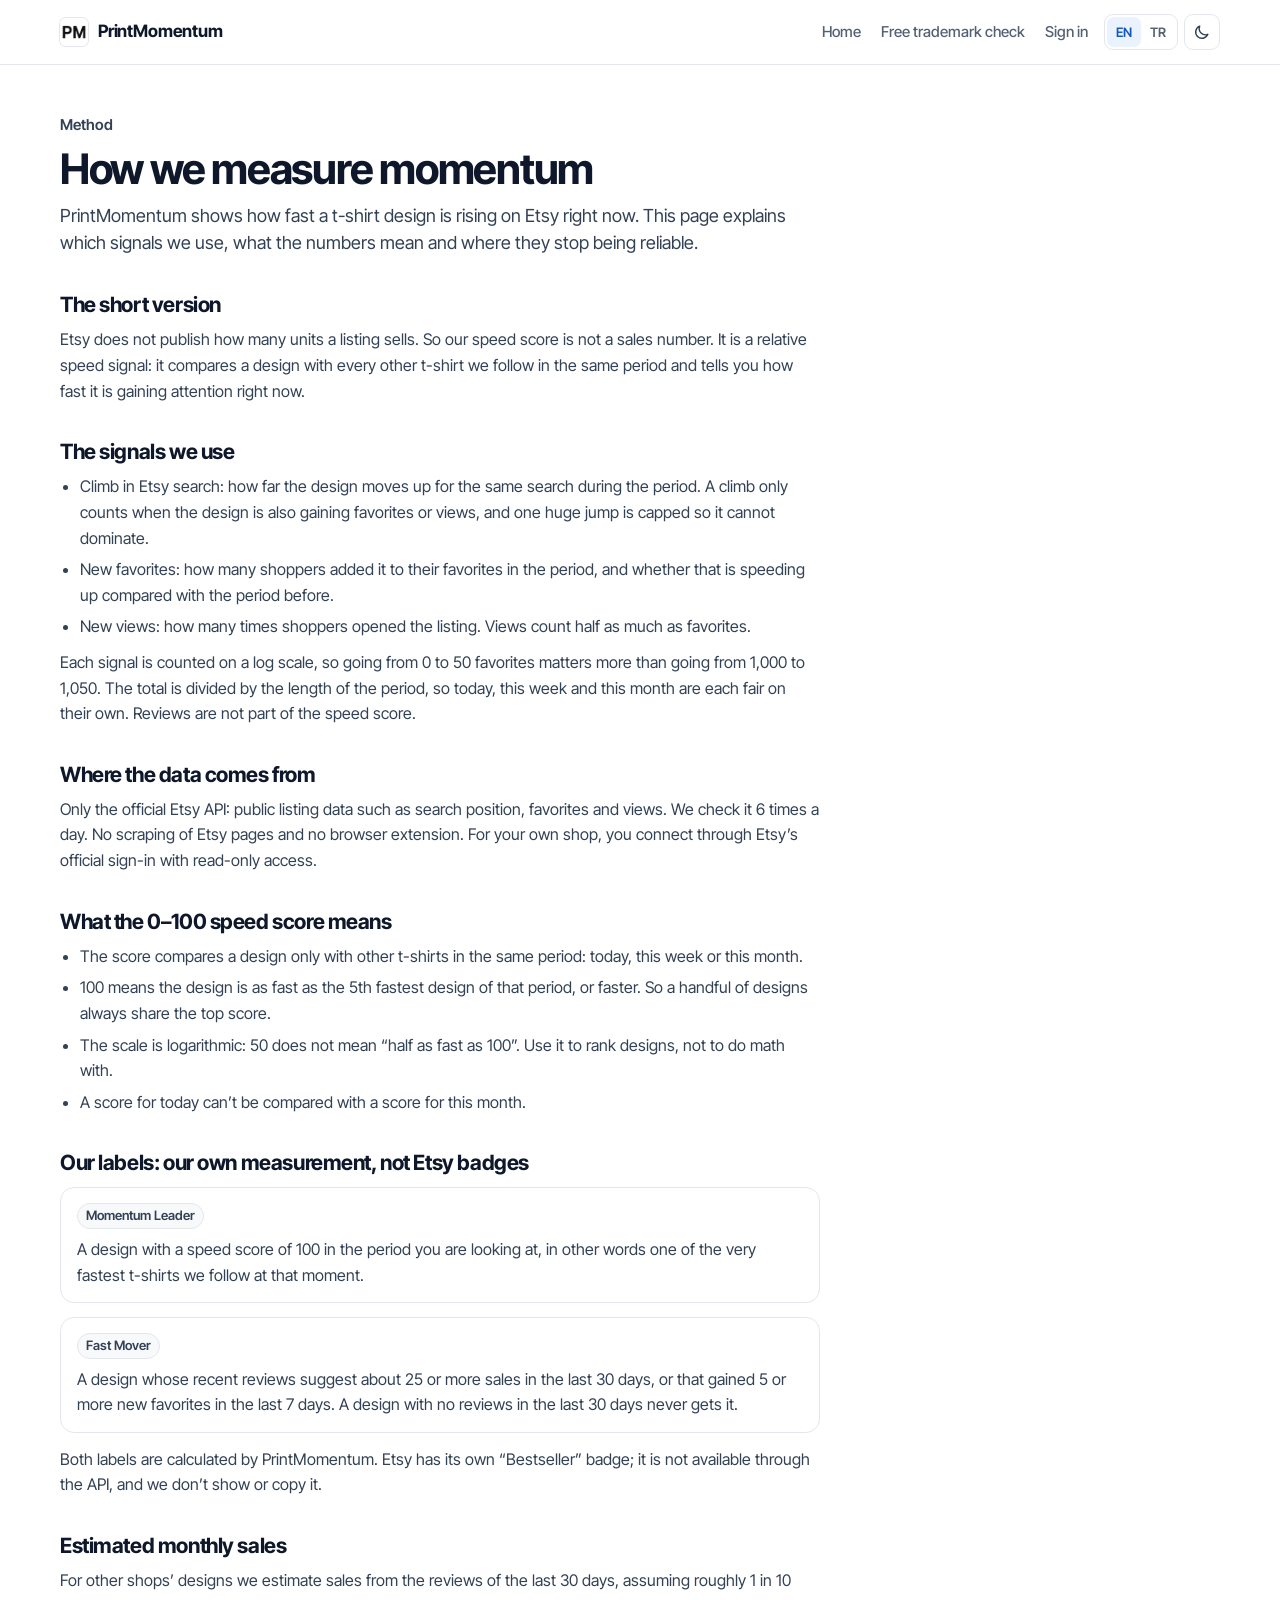
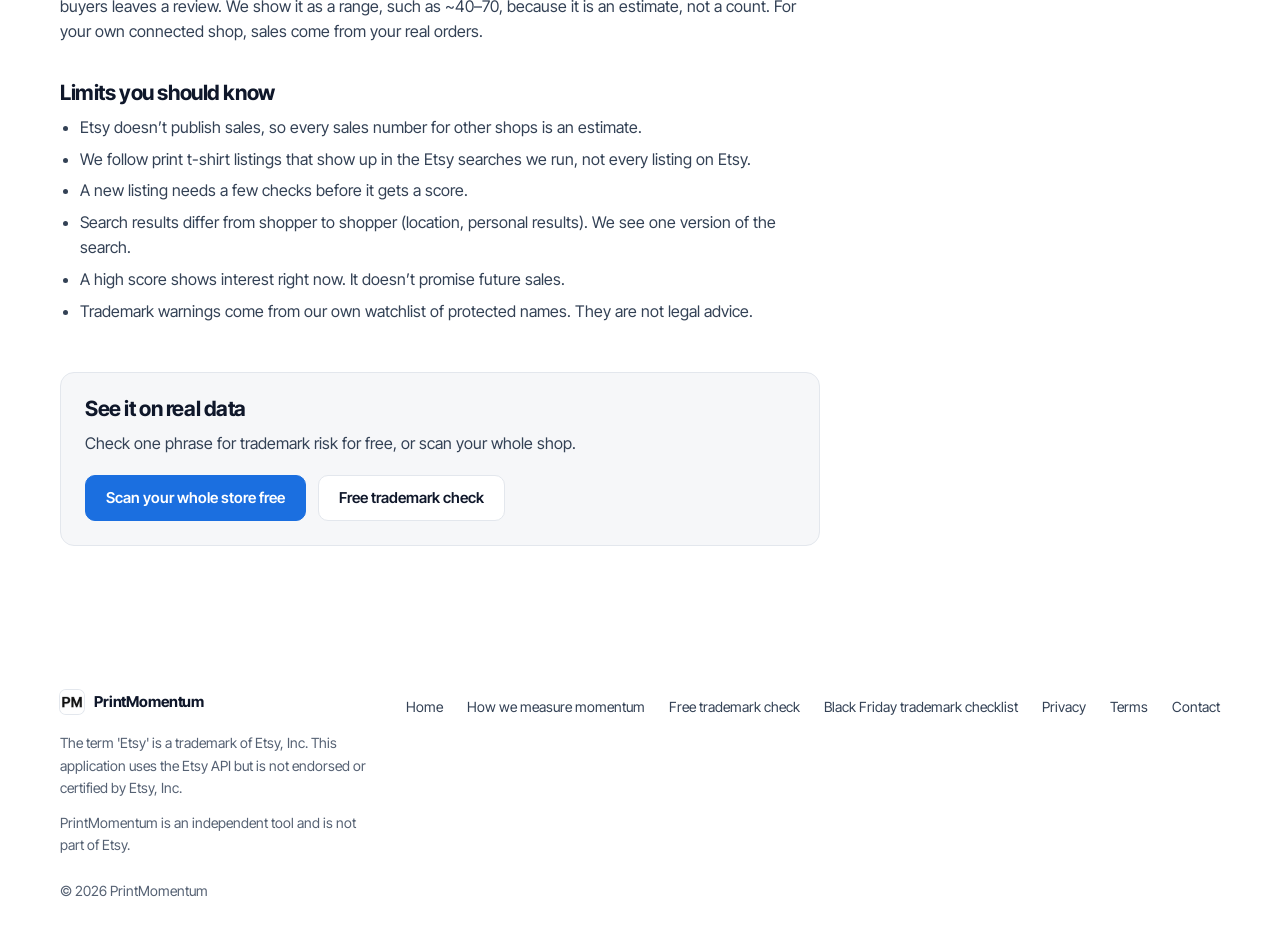
<file: how-we-measure/index.html>
<!doctype html>
<html lang="en" data-theme="light">
  <head>
    <meta charset="UTF-8" />
    <meta name="viewport" content="width=device-width, initial-scale=1.0" />
    <meta name="robots" content="index,follow" />
    <meta name="theme-color" content="#f6f7f9" />
    <meta name="color-scheme" content="light dark" />
    <script src="/theme-init.js?v=20261006-1"></script>
    <title data-i18n="method.metaTitle">How we measure momentum · PrintMomentum</title>
    <meta name="description" content="Which signals PrintMomentum uses for the speed score, what “Momentum Leader” and “Fast Mover” mean, and where the numbers stop being reliable." data-i18n-attr="content:method.metaDesc" />
    <!-- Language variants are two static pages: /how-we-measure/ (English) and /tr/how-we-measure/ (Turkish), generated by scripts/build-pages.mjs. -->
    <link rel="canonical" href="https://printmomentum.com/how-we-measure/" />
    <link rel="alternate" hreflang="en" href="https://printmomentum.com/how-we-measure/" />
    <link rel="alternate" hreflang="tr" href="https://printmomentum.com/tr/how-we-measure/" />
    <link rel="alternate" hreflang="x-default" href="https://printmomentum.com/how-we-measure/" />
    <meta property="og:type" content="website" />
    <meta property="og:url" content="https://printmomentum.com/how-we-measure/" />
    <meta property="og:site_name" content="PrintMomentum" />
    <meta property="og:locale" content="en_US" />
    <meta property="og:locale:alternate" content="tr_TR" />
    <meta property="og:title" content="How we measure momentum · PrintMomentum" data-i18n-attr="content:method.metaTitle" />
    <meta property="og:description" content="Which signals PrintMomentum uses for the speed score, what “Momentum Leader” and “Fast Mover” mean, and where the numbers stop being reliable." data-i18n-attr="content:method.metaDesc" />
    <meta property="og:image" content="https://printmomentum.com/og-image.png?v=2" />
    <link rel="icon" href="/favicon.ico" sizes="any" />
    <link rel="icon" href="/favicon-32.png" type="image/png" sizes="32x32" />
    <link rel="apple-touch-icon" href="/apple-touch-icon.png" />
    <link rel="preconnect" href="https://fonts.googleapis.com" />
    <link rel="preconnect" href="https://fonts.gstatic.com" crossorigin />
    <link href="https://fonts.googleapis.com/css2?family=Inter+Tight:wght@400;500;600;700&display=swap" rel="stylesheet" />
    <link rel="stylesheet" href="/styles.css?v=20261111-bf" />
  </head>
  <body data-page="how-we-measure" data-static-lang>
    <a class="skip-link" href="#main" data-i18n="nav.skip">Skip to content</a>

    <header class="site-header">
      <div class="header-row container">
        <a class="wordmark" href="/" aria-label="PrintMomentum home" data-i18n-attr="aria-label:brand.home">
          <img class="brand-logo" src="/pm-logo-64.png" alt="" width="28" height="28" />
          <span>PrintMomentum</span>
        </a>
        <nav class="site-nav legal-nav" aria-label="Main menu" data-i18n-attr="aria-label:nav.primary">
          <a class="nav-link" href="/" data-i18n="footer.home">Home</a>
          <a class="nav-link" href="/trademark-check/" data-i18n="nav.phraseCheck">Free trademark check</a>
          <a class="nav-link" href="https://app.printmomentum.com/auth/login" data-i18n="nav.signIn">Sign in</a>
        </nav>
        <div class="header-controls">
          <div class="lang-toggle" role="group" aria-label="Language" data-i18n-attr="aria-label:lang.group">
            <button type="button" class="pill is-on" data-lang="en" aria-pressed="true" data-i18n="lang.en">EN</button>
            <button type="button" class="pill" data-lang="tr" aria-pressed="false" data-i18n="lang.tr">TR</button>
          </div>
          <button type="button" class="icon-button" id="theme-toggle" aria-label="Switch to dark theme">
            <svg class="icon-moon" viewBox="0 0 20 20" width="18" height="18" aria-hidden="true"><path d="M16.5 12.6A7 7 0 0 1 7.4 3.5a7 7 0 1 0 9.1 9.1Z" fill="none" stroke="currentColor" stroke-width="1.6" stroke-linejoin="round" /></svg>
            <svg class="icon-sun" viewBox="0 0 20 20" width="18" height="18" aria-hidden="true"><circle cx="10" cy="10" r="3.5" fill="none" stroke="currentColor" stroke-width="1.6" /><path d="M10 1.8v2.1M10 16.1v2.1M1.8 10h2.1M16.1 10h2.1M4.2 4.2l1.5 1.5M14.3 14.3l1.5 1.5M4.2 15.8l1.5-1.5M14.3 5.7l1.5-1.5" stroke="currentColor" stroke-width="1.6" stroke-linecap="round" /></svg>
          </button>
        </div>
      </div>
    </header>

    <main id="main" class="legal-page container info-page">
      <article>
        <p class="kicker" data-i18n="method.kicker">Method</p>
        <h1 data-i18n="method.title">How we measure momentum</h1>
        <p class="info-lede" data-i18n="method.lede">PrintMomentum shows how fast a t-shirt design is rising on Etsy right now. This page explains which signals we use, what the numbers mean and where they stop being reliable.</p>

        <h2 data-i18n="method.shortTitle">The short version</h2>
        <p data-i18n="method.short">Etsy does not publish how many units a listing sells. So our speed score is not a sales number. It is a relative speed signal: it compares a design with every other t-shirt we follow in the same period and tells you how fast it is gaining attention right now.</p>

        <h2 data-i18n="method.signalsTitle">The signals we use</h2>
        <ul>
          <li data-i18n="method.signal1">Climb in Etsy search: how far the design moves up for the same search during the period. A climb only counts when the design is also gaining favorites or views, and one huge jump is capped so it cannot dominate.</li>
          <li data-i18n="method.signal2">New favorites: how many shoppers added it to their favorites in the period, and whether that is speeding up compared with the period before.</li>
          <li data-i18n="method.signal3">New views: how many times shoppers opened the listing. Views count half as much as favorites.</li>
        </ul>
        <p data-i18n="method.signalsNote">Each signal is counted on a log scale, so going from 0 to 50 favorites matters more than going from 1,000 to 1,050. The total is divided by the length of the period, so today, this week and this month are each fair on their own. Reviews are not part of the speed score.</p>

        <h2 data-i18n="method.sourceTitle">Where the data comes from</h2>
        <p data-i18n="method.source">Only the official Etsy API: public listing data such as search position, favorites and views. We check it 6 times a day. No scraping of Etsy pages and no browser extension. For your own shop, you connect through Etsy’s official sign-in with read-only access.</p>

        <h2 data-i18n="method.scoreTitle">What the 0–100 speed score means</h2>
        <ul>
          <li data-i18n="method.score1">The score compares a design only with other t-shirts in the same period: today, this week or this month.</li>
          <li data-i18n="method.score2">100 means the design is as fast as the 5th fastest design of that period, or faster. So a handful of designs always share the top score.</li>
          <li data-i18n="method.score3">The scale is logarithmic: 50 does not mean “half as fast as 100”. Use it to rank designs, not to do math with.</li>
          <li data-i18n="method.score4">A score for today can’t be compared with a score for this month.</li>
        </ul>

        <h2 id="labels" data-i18n="method.labelsTitle">Our labels: our own measurement, not Etsy badges</h2>
        <dl class="label-defs">
          <div>
            <dt><span class="chip chip-best" data-i18n="method.leaderName">Momentum Leader</span></dt>
            <dd data-i18n="method.leader">A design with a speed score of 100 in the period you are looking at, in other words one of the very fastest t-shirts we follow at that moment.</dd>
          </div>
          <div>
            <dt><span class="chip chip-best" data-i18n="method.moverName">Fast Mover</span></dt>
            <dd data-i18n="method.mover">A design whose recent reviews suggest about 25 or more sales in the last 30 days, or that gained 5 or more new favorites in the last 7 days. A design with no reviews in the last 30 days never gets it.</dd>
          </div>
        </dl>
        <p data-i18n="method.labelsNote">Both labels are calculated by PrintMomentum. Etsy has its own “Bestseller” badge; it is not available through the API, and we don’t show or copy it.</p>

        <h2 data-i18n="method.salesTitle">Estimated monthly sales</h2>
        <p data-i18n="method.sales">For other shops’ designs we estimate sales from the reviews of the last 30 days, assuming roughly 1 in 10 buyers leaves a review. We show it as a range, such as ~40–70, because it is an estimate, not a count. For your own connected shop, sales come from your real orders.</p>

        <h2 id="limits" data-i18n="method.limitsTitle">Limits you should know</h2>
        <ul>
          <li data-i18n="method.limit1">Etsy doesn’t publish sales, so every sales number for other shops is an estimate.</li>
          <li data-i18n="method.limit2">We follow print t-shirt listings that show up in the Etsy searches we run, not every listing on Etsy.</li>
          <li data-i18n="method.limit3">A new listing needs a few checks before it gets a score.</li>
          <li data-i18n="method.limit4">Search results differ from shopper to shopper (location, personal results). We see one version of the search.</li>
          <li data-i18n="method.limit5">A high score shows interest right now. It doesn’t promise future sales.</li>
          <li data-i18n="method.limit6">Trademark warnings come from our own watchlist of protected names. They are not legal advice.</li>
        </ul>

        <section class="info-cta" aria-labelledby="method-cta-title">
          <h2 id="method-cta-title" data-i18n="method.ctaTitle">See it on real data</h2>
          <p data-i18n="method.ctaBody">Check one phrase for trademark risk for free, or scan your whole shop.</p>
          <div class="hero-actions">
            <a class="button" href="https://app.printmomentum.com/auth/login?returnTo=%2Fstores" data-i18n="method.ctaScan">Scan your whole store free</a>
            <a class="button button-secondary" href="/trademark-check/" data-i18n="method.ctaCheck">Free trademark check</a>
          </div>
        </section>
      </article>
    </main>

    <footer class="site-footer">
      <div class="container footer-grid">
        <div class="footer-brand">
          <a class="wordmark" href="/" aria-label="PrintMomentum home" data-i18n-attr="aria-label:brand.home">
            <img class="brand-logo" src="/pm-logo-64.png" alt="" width="24" height="24" loading="lazy" />
            <span>PrintMomentum</span>
          </a>
          <p class="disclaimer" data-i18n="footer.disclaimer">The term 'Etsy' is a trademark of Etsy, Inc. This application uses the Etsy API but is not endorsed or certified by Etsy, Inc.</p>
          <p class="disclaimer" data-i18n="footer.disclaimerNote">PrintMomentum is an independent tool and is not part of Etsy.</p>
        </div>
        <nav class="footer-nav" aria-label="Footer" data-i18n-attr="aria-label:footer.nav">
          <a href="/" data-i18n="footer.home">Home</a>
          <a href="/how-we-measure/" data-i18n="nav.method">How we measure momentum</a>
          <a href="/trademark-check/" data-i18n="nav.phraseCheck">Free trademark check</a>
          <a href="/black-friday-trademark-checklist/" data-i18n="nav.bfChecklist">Black Friday trademark checklist</a>
          <a href="/privacy.html" data-i18n="footer.privacy">Privacy</a>
          <a href="/terms.html" data-i18n="footer.terms">Terms</a>
          <a href="mailto:hello@printmomentum.com" data-i18n="footer.contact">Contact</a>
        </nav>
        <p class="footer-copy">© <span id="year">2026</span> PrintMomentum</p>
      </div>
    </footer>

    <script src="/i18n.js?v=20261010-tg"></script>
    <script src="/script.js?v=20261007-ef"></script>
  </body>
</html>
</file>
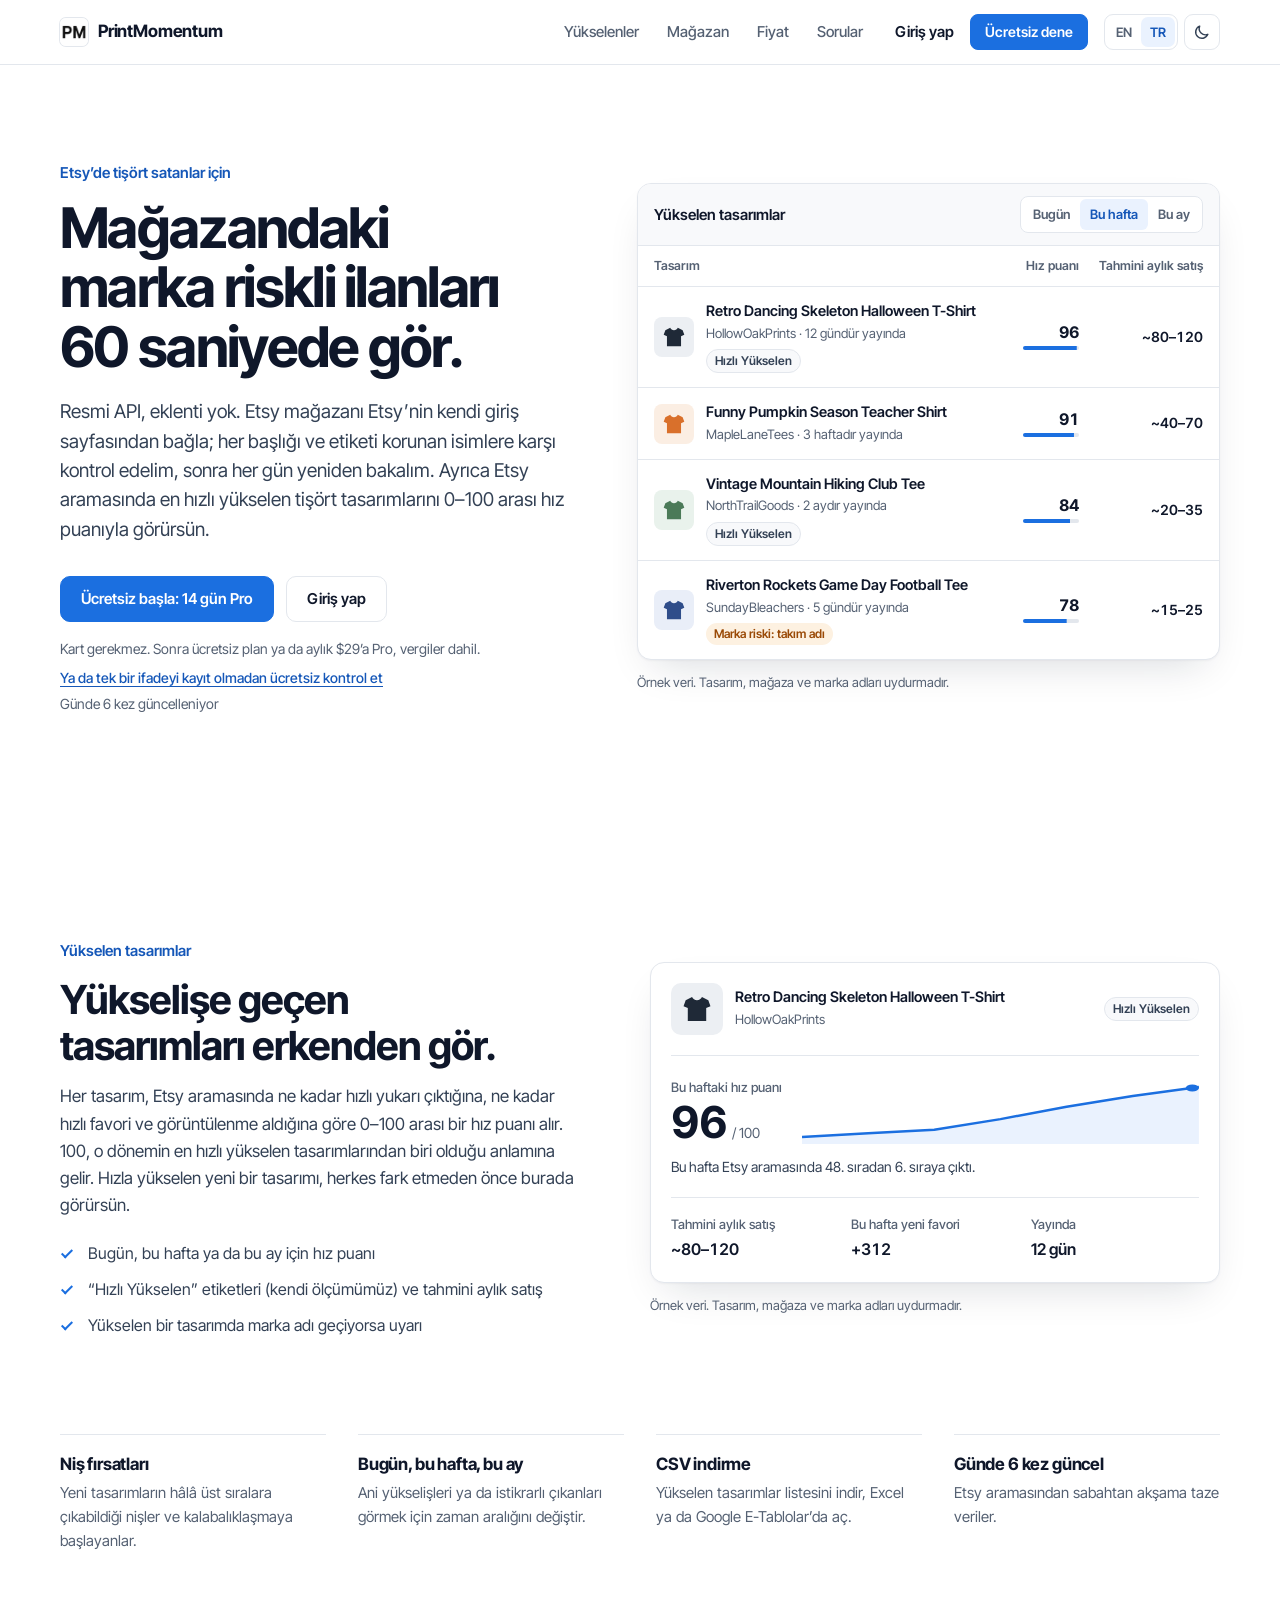
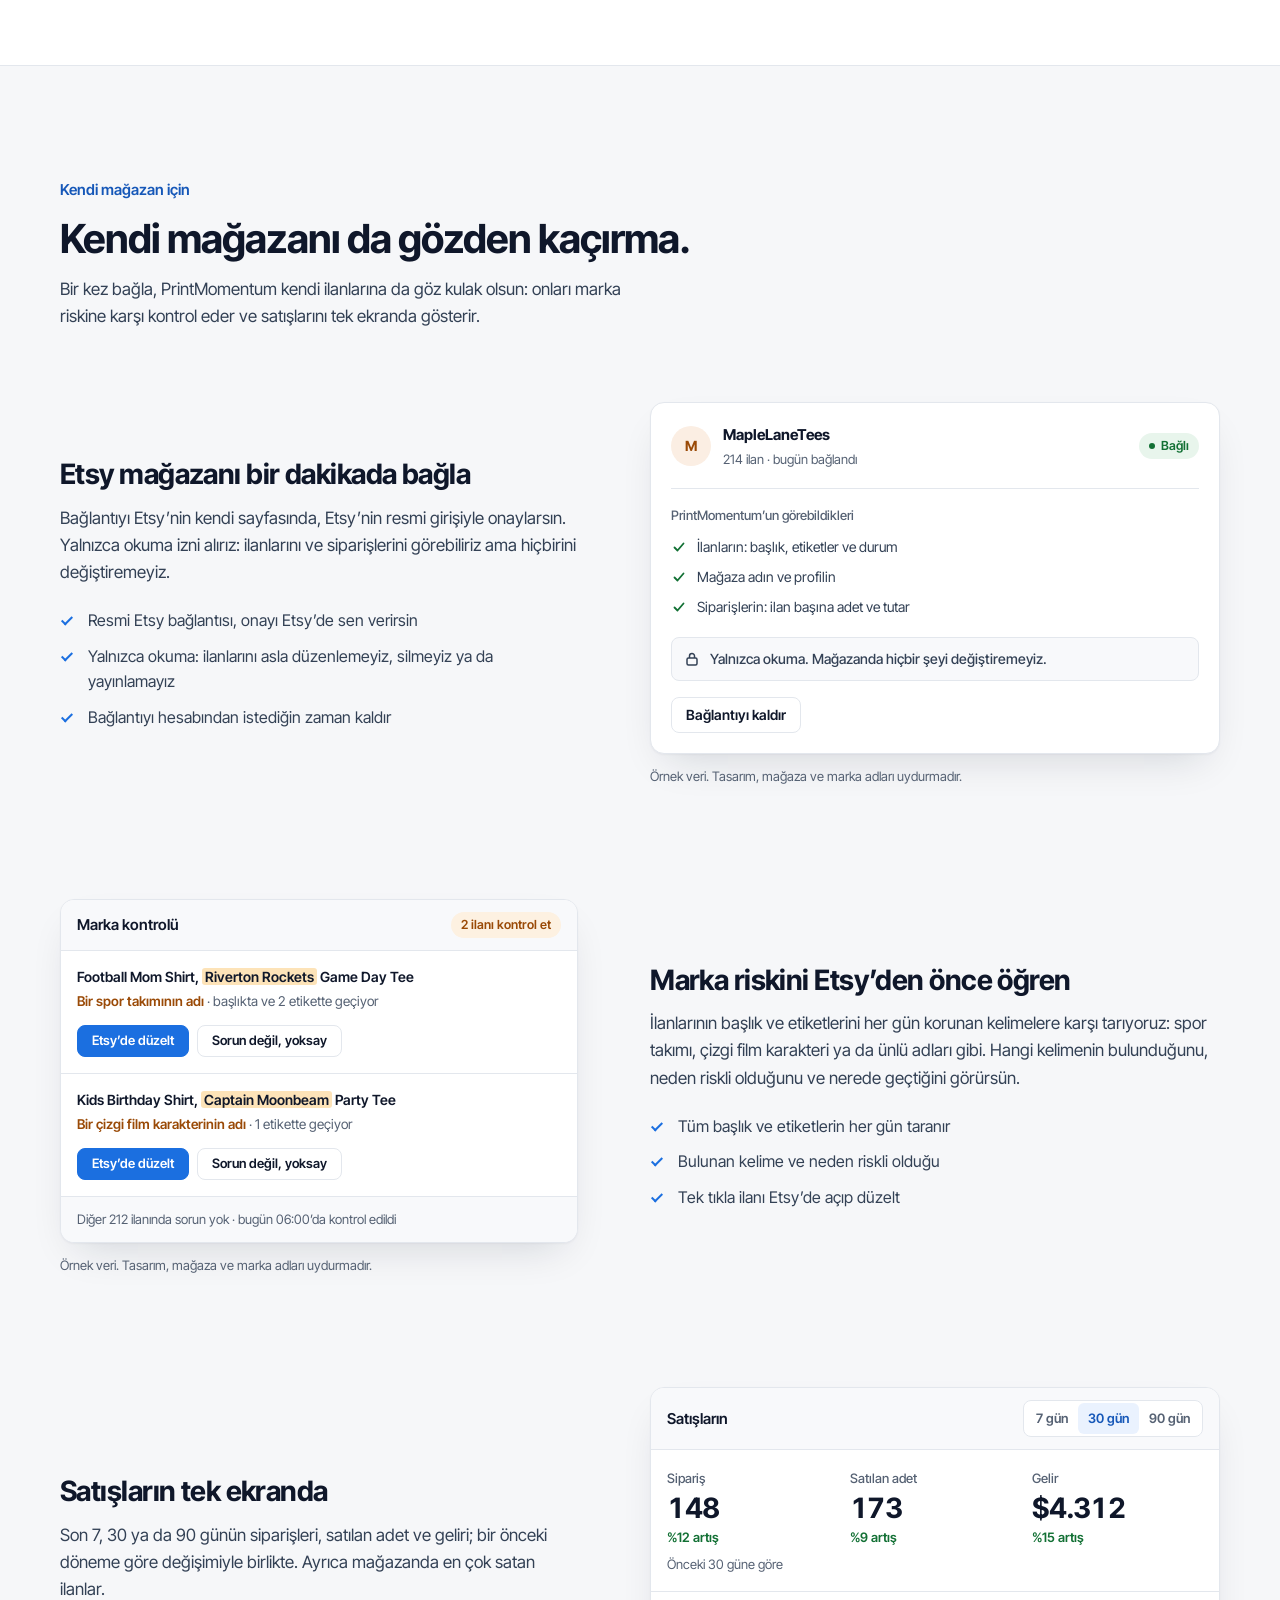
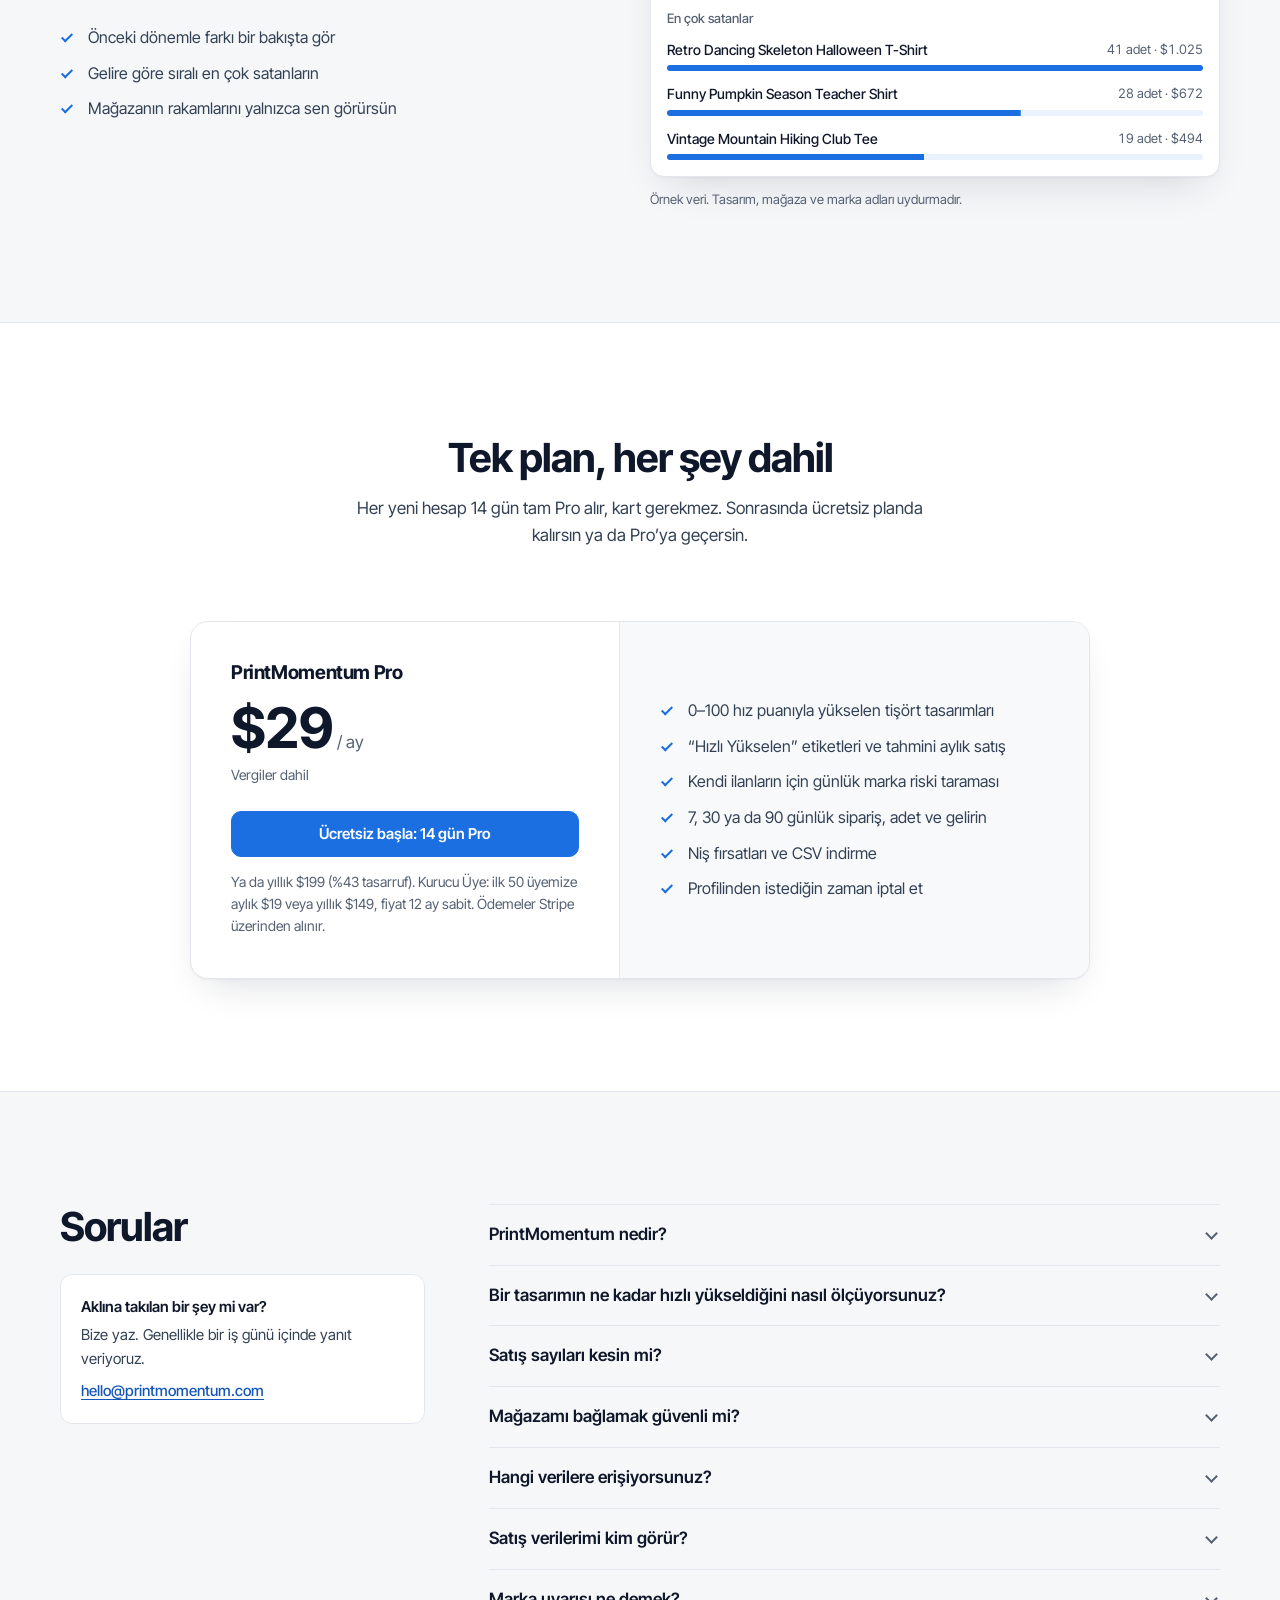
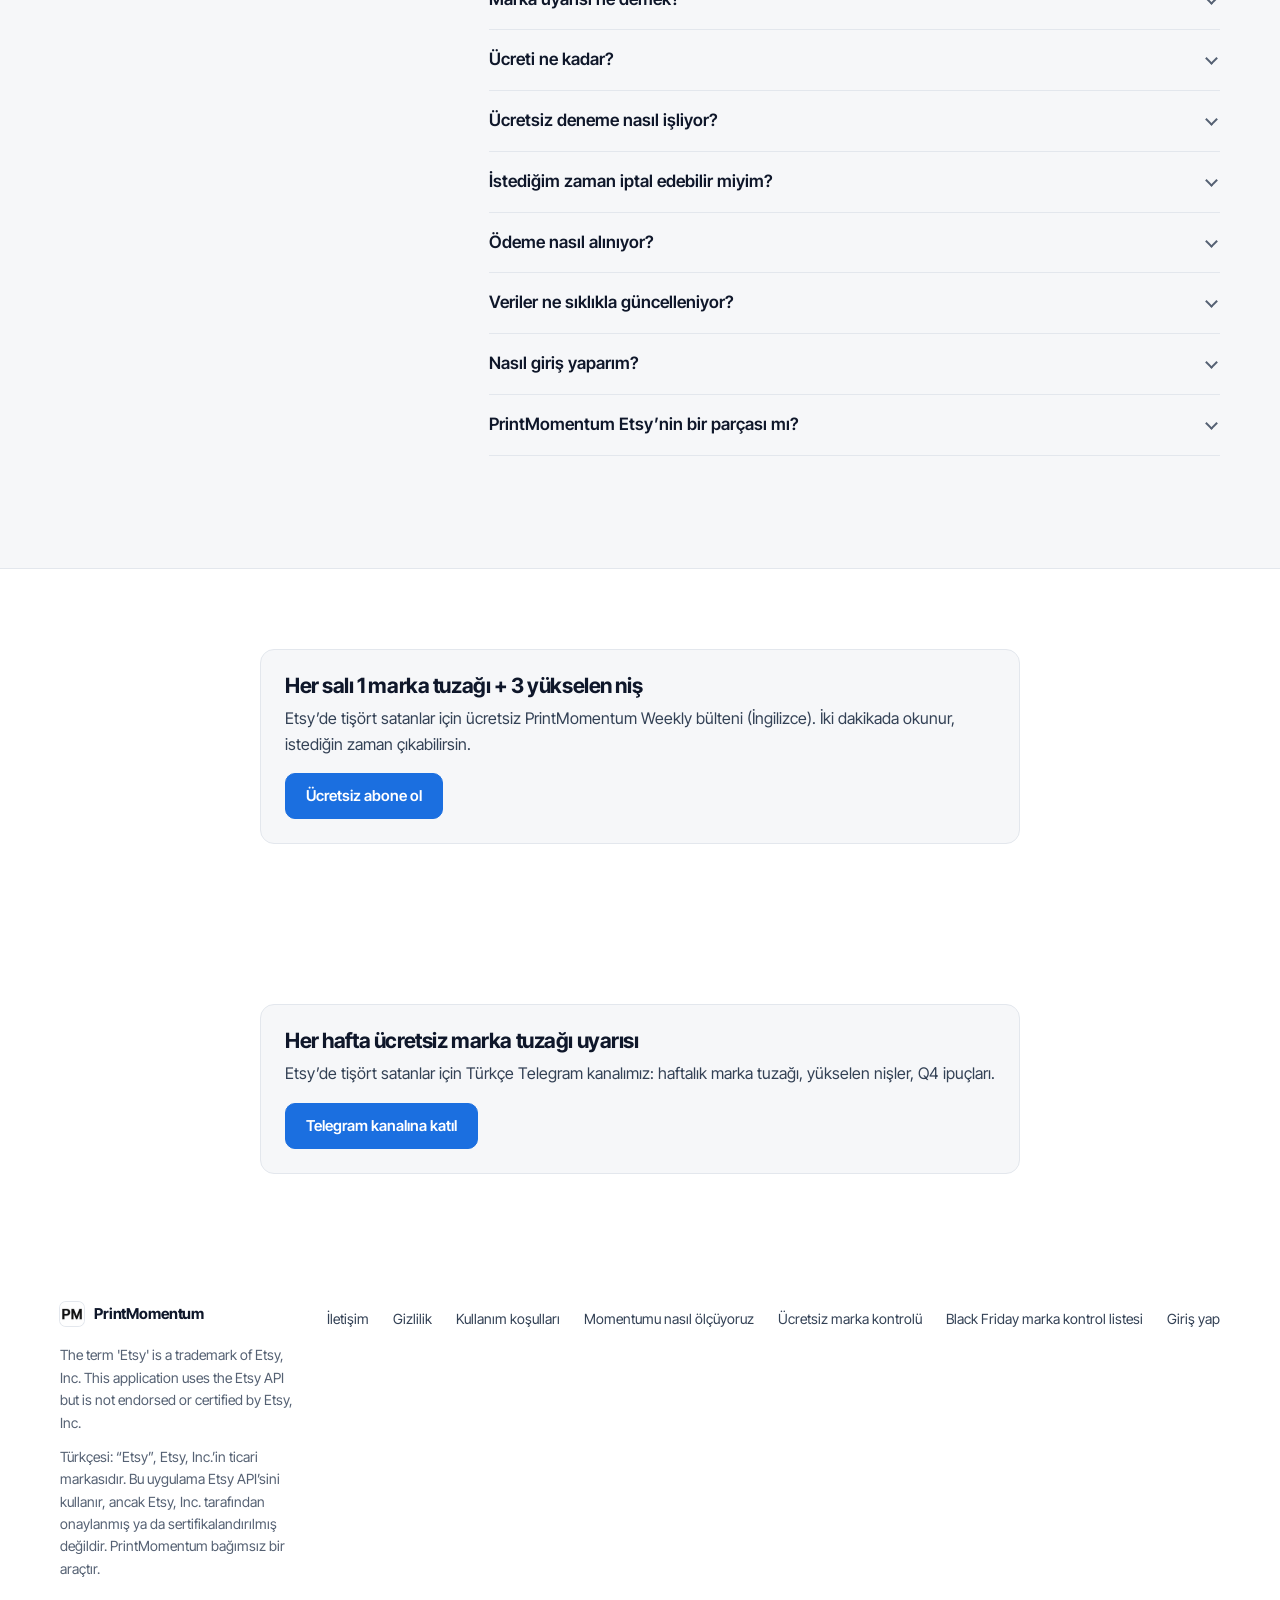
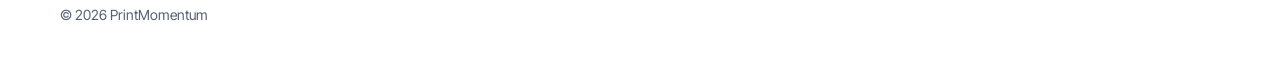
<file: tr/index.html>
<!doctype html>
<!-- Generated by scripts/build-pages.mjs from index.html + i18n.js. Do not edit by hand. -->
<html lang="tr" data-theme="light">
  <head>
    <meta charset="UTF-8" />
    <meta name="viewport" content="width=device-width, initial-scale=1.0" />
    <meta http-equiv="Cache-Control" content="no-cache, no-store, must-revalidate" />
    <meta name="theme-color" content="#f6f7f9" />
    <meta name="color-scheme" content="light dark" />
    <script src="/theme-init.js?v=20261006-1"></script>
    <title data-i18n="meta.title">PrintMomentum · Etsy satıcıları için marka riski taraması ve yükselen tişört tasarımları</title>
    <meta
      name="description"
      content="Etsy’de tişört satanlar için: mağazandaki hangi ilanların marka riski taşıdığını 60 saniyede gör. Resmi Etsy API’si, tarayıcı eklentisi yok. Ayrıca şu an en hızlı yükselen tişört tasarımları. 14 gün Pro ücretsiz, kart gerekmez."
      data-i18n-attr="content:meta.description"
    />
    <!-- Language variants are two static pages: / (English) and /tr/ (Turkish), generated by scripts/build-pages.mjs. -->
    <link rel="canonical" href="https://printmomentum.com/tr/" />
    <link rel="alternate" hreflang="en" href="https://printmomentum.com/" />
    <link rel="alternate" hreflang="tr" href="https://printmomentum.com/tr/" />
    <link rel="alternate" hreflang="x-default" href="https://printmomentum.com/" />
    <meta property="og:type" content="website" />
    <meta property="og:url" content="https://printmomentum.com/tr/" />
    <meta property="og:site_name" content="PrintMomentum" />
    <meta property="og:locale" content="tr_TR" />
    <meta property="og:locale:alternate" content="en_US" />
    <meta property="og:title" content="PrintMomentum · Etsy satıcıları için marka riski taraması ve yükselen tişört tasarımları" data-i18n-attr="content:meta.title" />
    <meta
      property="og:description"
      content="Etsy’de tişört satanlar için: mağazandaki hangi ilanların marka riski taşıdığını 60 saniyede gör. Resmi Etsy API’si, tarayıcı eklentisi yok. Ayrıca şu an en hızlı yükselen tişört tasarımları. 14 gün Pro ücretsiz, kart gerekmez."
      data-i18n-attr="content:meta.description"
    />
    <meta property="og:image" content="https://printmomentum.com/og-image.png?v=2" />
    <meta property="og:image:width" content="1200" />
    <meta property="og:image:height" content="630" />
    <meta property="og:image:alt" content="PrintMomentum: Etsy mağazanı marka riskine karşı tara, yükselen tişört tasarımlarını bul." data-i18n-attr="content:meta.ogAlt" />
    <meta name="twitter:card" content="summary_large_image" />
    <meta name="twitter:title" content="PrintMomentum · Etsy satıcıları için marka riski taraması ve yükselen tişört tasarımları" data-i18n-attr="content:meta.title" />
    <meta
      name="twitter:description"
      content="Etsy’de tişört satanlar için: mağazandaki hangi ilanların marka riski taşıdığını 60 saniyede gör. Resmi Etsy API’si, tarayıcı eklentisi yok. Ayrıca şu an en hızlı yükselen tişört tasarımları. 14 gün Pro ücretsiz, kart gerekmez."
      data-i18n-attr="content:meta.description"
    />
    <meta name="twitter:image" content="https://printmomentum.com/og-image.png?v=2" />
    <link rel="icon" href="/favicon.ico" sizes="any" />
    <link rel="icon" href="/favicon-32.png" type="image/png" sizes="32x32" />
    <link rel="apple-touch-icon" href="/apple-touch-icon.png" />
    <link rel="preconnect" href="https://fonts.googleapis.com" />
    <link rel="preconnect" href="https://fonts.gstatic.com" crossorigin />
    <link href="https://fonts.googleapis.com/css2?family=Inter+Tight:wght@400;500;600;700&display=swap" rel="stylesheet" />
    <link rel="stylesheet" href="/styles.css?v=20261111-bf" />
    <script type="application/ld+json">
      {
        "@context": "https://schema.org",
        "@type": "SoftwareApplication",
        "name": "PrintMomentum",
        "url": "https://printmomentum.com/tr/",
        "applicationCategory": "BusinessApplication",
        "operatingSystem": "Web",
        "description": "Etsy’de tişört satanlar için: mağazandaki hangi ilanların marka riski taşıdığını 60 saniyede gör. Resmi Etsy API’si, tarayıcı eklentisi yok. Ayrıca şu an en hızlı yükselen tişört tasarımları. 14 gün Pro ücretsiz, kart gerekmez.",
        "inLanguage": "tr",
        "offers": {
          "@type": "Offer",
          "price": "29",
          "priceCurrency": "USD",
          "priceSpecification": {
            "@type": "UnitPriceSpecification",
            "price": "29",
            "priceCurrency": "USD",
            "billingDuration": "P1M",
            "valueAddedTaxIncluded": true
          }
        },
        "publisher": {
          "@type": "Organization",
          "name": "PrintMomentum",
          "url": "https://printmomentum.com/"
        }
      }
    </script>
    <script type="application/ld+json">
      {
        "@context": "https://schema.org",
        "@graph": [
          {
            "@type": "Organization",
            "@id": "https://printmomentum.com/#organization",
            "name": "PrintMomentum",
            "alternateName": ["Print Momentum", "printmomentum.com"],
            "url": "https://printmomentum.com/",
            "logo": "https://printmomentum.com/apple-touch-icon.png",
            "sameAs": [
              "https://t.me/printmomentumtr",
              "https://printmomentum-weekly.beehiiv.com/",
              "https://www.reddit.com/user/printmomentum/"
            ]
          },
          {
            "@type": "WebSite",
            "@id": "https://printmomentum.com/#website",
            "name": "PrintMomentum",
            "alternateName": "Print Momentum",
            "url": "https://printmomentum.com/",
            "publisher": { "@id": "https://printmomentum.com/#organization" }
          }
        ]
      }
    </script>
  </head>
  <body data-page="home" data-static-lang>
    <svg width="0" height="0" style="position: absolute" aria-hidden="true" focusable="false">
      <symbol id="i-tee" viewBox="0 0 24 24">
        <path d="M8.5 3.5 4 5.8 2.5 10l3 1.3V20.5h13v-9.2l3-1.3L20 5.8l-4.5-2.3c-.6 1.4-1.9 2.3-3.5 2.3s-2.9-.9-3.5-2.3Z" fill="currentColor" />
      </symbol>
      <symbol id="i-check" viewBox="0 0 16 16">
        <path d="m3.5 8.5 3 3 6-7" fill="none" stroke="currentColor" stroke-width="1.8" stroke-linecap="round" stroke-linejoin="round" />
      </symbol>
    </svg>

    <a class="skip-link" href="#main" data-i18n="nav.skip">İçeriğe geç</a>

    <header class="site-header">
      <div class="header-row container">
        <a class="wordmark" href="/tr/" aria-label="PrintMomentum ana sayfa" data-i18n-attr="aria-label:brand.home">
          <img class="brand-logo" src="/pm-logo-64.png" alt="" width="28" height="28" />
          <span>PrintMomentum</span>
        </a>
        <nav id="site-nav" class="site-nav" aria-label="Ana menü" data-i18n-attr="aria-label:nav.primary">
          <a class="nav-link" href="#rising" data-i18n="nav.rising">Yükselenler</a>
          <a class="nav-link" href="#your-shop" data-i18n="nav.shop">Mağazan</a>
          <a class="nav-link" href="#pricing" data-i18n="nav.pricing">Fiyat</a>
          <a class="nav-link" href="#faq" data-i18n="nav.faq">Sorular</a>
          <span class="nav-actions">
            <a class="nav-link nav-signin" href="https://app.printmomentum.com/auth/login" data-i18n="nav.signIn">Giriş yap</a>
            <a class="button button-sm" href="https://app.printmomentum.com/pricing" data-i18n="nav.trial">Ücretsiz dene</a>
          </span>
        </nav>
        <div class="header-controls">
          <div class="lang-toggle" role="group" aria-label="Dil" data-i18n-attr="aria-label:lang.group">
            <button type="button" class="pill" data-lang="en" aria-pressed="false" data-i18n="lang.en">EN</button>
            <button type="button" class="pill is-on" data-lang="tr" aria-pressed="true" data-i18n="lang.tr">TR</button>
          </div>
          <button type="button" class="icon-button" id="theme-toggle" aria-label="Switch to dark theme">
            <svg class="icon-moon" viewBox="0 0 20 20" width="18" height="18" aria-hidden="true"><path d="M16.5 12.6A7 7 0 0 1 7.4 3.5a7 7 0 1 0 9.1 9.1Z" fill="none" stroke="currentColor" stroke-width="1.6" stroke-linejoin="round" /></svg>
            <svg class="icon-sun" viewBox="0 0 20 20" width="18" height="18" aria-hidden="true"><circle cx="10" cy="10" r="3.5" fill="none" stroke="currentColor" stroke-width="1.6" /><path d="M10 1.8v2.1M10 16.1v2.1M1.8 10h2.1M16.1 10h2.1M4.2 4.2l1.5 1.5M14.3 14.3l1.5 1.5M4.2 15.8l1.5-1.5M14.3 5.7l1.5-1.5" stroke="currentColor" stroke-width="1.6" stroke-linecap="round" /></svg>
          </button>
          <button type="button" class="icon-button nav-toggle" aria-expanded="false" aria-controls="site-nav" aria-label="Menü" data-i18n-attr="aria-label:nav.menu">
            <svg viewBox="0 0 20 20" width="18" height="18" aria-hidden="true"><path d="M3 6h14M3 10h14M3 14h14" stroke="currentColor" stroke-width="1.6" stroke-linecap="round" /></svg>
          </button>
        </div>
      </div>
    </header>

    <main id="main">
      <!-- Hero -->
      <section class="hero" aria-labelledby="hero-title">
        <div class="container hero-grid">
          <div class="hero-copy">
            <p class="eyebrow" data-i18n="hero.eyebrow">Etsy’de tişört satanlar için</p>
            <h1 id="hero-title" data-i18n="hero.title">Mağazandaki marka riskli ilanları 60 saniyede gör.</h1>
            <p class="lede" data-i18n="hero.lede">Resmi API, eklenti yok. Etsy mağazanı Etsy’nin kendi giriş sayfasından bağla; her başlığı ve etiketi korunan isimlere karşı kontrol edelim, sonra her gün yeniden bakalım. Ayrıca Etsy aramasında en hızlı yükselen tişört tasarımlarını 0–100 arası hız puanıyla görürsün.</p>
            <div class="hero-actions">
              <a class="button" href="https://app.printmomentum.com/pricing" data-i18n="hero.ctaPrimary">Ücretsiz başla: 14 gün Pro</a>
              <a class="button button-secondary" href="https://app.printmomentum.com/auth/login" data-i18n="hero.ctaSecondary">Giriş yap</a>
            </div>
            <p class="hero-note" data-i18n="hero.note">Kart gerekmez. Sonra ücretsiz plan ya da aylık $29’a Pro, vergiler dahil.</p>
            <p class="hero-phrase"><a class="text-link" href="/tr/trademark-check/" data-i18n="hero.phraseLink">Ya da tek bir ifadeyi kayıt olmadan ücretsiz kontrol et</a></p>
            <p class="stats-line" id="stats-line" data-i18n="stats.fallback">Günde 6 kez güncelleniyor</p>
          </div>

          <figure class="hero-visual">
            <div class="mock" aria-label="Yükselen tasarımlar listesinden örnek" data-i18n-attr="aria-label:rising.mockLabel" role="group">
              <div class="mock-bar">
                <strong class="mock-title" data-i18n="rising.mockTitle">Yükselen tasarımlar</strong>
                <span class="segmented" aria-hidden="true">
                  <span class="seg" data-i18n="period.today">Bugün</span>
                  <span class="seg is-on" data-i18n="period.week">Bu hafta</span>
                  <span class="seg" data-i18n="period.month">Bu ay</span>
                </span>
              </div>
              <div class="rise-head" aria-hidden="true">
                <span data-i18n="rising.colDesign">Tasarım</span>
                <span data-i18n="rising.colSpeed">Hız puanı</span>
                <span data-i18n="rising.colSales">Tahmini aylık satış</span>
              </div>
              <ol class="rise-list">
                <li class="rise-row">
                  <span class="thumb t1" aria-hidden="true"><svg><use href="#i-tee" /></svg></span>
                  <div class="rise-design">
                    <strong data-i18n="rising.row1.title">Retro Dancing Skeleton Halloween T-Shirt</strong>
                    <span class="rise-sub"><span data-i18n="rising.row1.shop">HollowOakPrints</span> · <span data-i18n="rising.row1.meta">12 gündür yayında</span></span>
                    <span class="chip chip-best" data-i18n="badge.bestseller">Hızlı Yükselen</span>
                  </div>
                  <span class="score" style="--score: 96"><b class="numeric">96</b><i aria-hidden="true"></i></span>
                  <span class="rise-sales numeric" data-i18n="rising.row1.sales">~80–120</span>
                </li>
                <li class="rise-row">
                  <span class="thumb t2" aria-hidden="true"><svg><use href="#i-tee" /></svg></span>
                  <div class="rise-design">
                    <strong data-i18n="rising.row2.title">Funny Pumpkin Season Teacher Shirt</strong>
                    <span class="rise-sub"><span data-i18n="rising.row2.shop">MapleLaneTees</span> · <span data-i18n="rising.row2.meta">3 haftadır yayında</span></span>
                  </div>
                  <span class="score" style="--score: 91"><b class="numeric">91</b><i aria-hidden="true"></i></span>
                  <span class="rise-sales numeric" data-i18n="rising.row2.sales">~40–70</span>
                </li>
                <li class="rise-row">
                  <span class="thumb t3" aria-hidden="true"><svg><use href="#i-tee" /></svg></span>
                  <div class="rise-design">
                    <strong data-i18n="rising.row3.title">Vintage Mountain Hiking Club Tee</strong>
                    <span class="rise-sub"><span data-i18n="rising.row3.shop">NorthTrailGoods</span> · <span data-i18n="rising.row3.meta">2 aydır yayında</span></span>
                    <span class="chip chip-best" data-i18n="badge.bestseller">Hızlı Yükselen</span>
                  </div>
                  <span class="score" style="--score: 84"><b class="numeric">84</b><i aria-hidden="true"></i></span>
                  <span class="rise-sales numeric" data-i18n="rising.row3.sales">~20–35</span>
                </li>
                <li class="rise-row">
                  <span class="thumb t4" aria-hidden="true"><svg><use href="#i-tee" /></svg></span>
                  <div class="rise-design">
                    <strong data-i18n="rising.row4.title">Riverton Rockets Game Day Football Tee</strong>
                    <span class="rise-sub"><span data-i18n="rising.row4.shop">SundayBleachers</span> · <span data-i18n="rising.row4.meta">5 gündür yayında</span></span>
                    <span class="chip chip-risk" data-i18n="badge.trademark">Marka riski: takım adı</span>
                  </div>
                  <span class="score" style="--score: 78"><b class="numeric">78</b><i aria-hidden="true"></i></span>
                  <span class="rise-sales numeric" data-i18n="rising.row4.sales">~15–25</span>
                </li>
              </ol>
            </div>
            <figcaption class="mock-caption" data-i18n="mock.sample">Örnek veri. Tasarım, mağaza ve marka adları uydurmadır.</figcaption>
          </figure>
        </div>
      </section>

      <!-- Rising designs -->
      <section class="section" id="rising" aria-labelledby="rising-title">
        <div class="container">
          <div class="feature-row">
            <div class="feature-text">
              <p class="kicker" data-i18n="rising.kicker">Yükselen tasarımlar</p>
              <h2 id="rising-title" class="section-title" data-i18n="rising.title">Yükselişe geçen tasarımları erkenden gör.</h2>
              <p class="section-copy" data-i18n="rising.body">Her tasarım, Etsy aramasında ne kadar hızlı yukarı çıktığına, ne kadar hızlı favori ve görüntülenme aldığına göre 0–100 arası bir hız puanı alır. 100, o dönemin en hızlı yükselen tasarımlarından biri olduğu anlamına gelir. Hızla yükselen yeni bir tasarımı, herkes fark etmeden önce burada görürsün.</p>
              <ul class="checks">
                <li data-i18n="rising.point1">Bugün, bu hafta ya da bu ay için hız puanı</li>
                <li data-i18n="rising.point2">“Hızlı Yükselen” etiketleri (kendi ölçümümüz) ve tahmini aylık satış</li>
                <li data-i18n="rising.point3">Yükselen bir tasarımda marka adı geçiyorsa uyarı</li>
              </ul>
            </div>
            <figure class="feature-visual">
              <div class="mock mock-pad" role="group" aria-label="Bir tasarımın ayrıntılarından örnek" data-i18n-attr="aria-label:detail.mockLabel">
                <div class="detail-head">
                  <span class="thumb thumb-lg t1" aria-hidden="true"><svg><use href="#i-tee" /></svg></span>
                  <div class="detail-name">
                    <strong data-i18n="rising.row1.title">Retro Dancing Skeleton Halloween T-Shirt</strong>
                    <span class="rise-sub" data-i18n="rising.row1.shop">HollowOakPrints</span>
                  </div>
                  <span class="chip chip-best" data-i18n="badge.bestseller">Hızlı Yükselen</span>
                </div>
                <div class="detail-score">
                  <div>
                    <span class="detail-label" data-i18n="detail.speed">Bu haftaki hız puanı</span>
                    <p class="detail-big"><b class="numeric">96</b><span data-i18n="detail.outOf">/ 100</span></p>
                  </div>
                  <svg class="spark" viewBox="0 0 240 72" preserveAspectRatio="none" aria-hidden="true">
                    <path class="spark-fill" d="M0 64 L40 60 L80 56 L120 44 L160 30 L200 18 L240 8 L240 72 L0 72 Z" />
                    <path class="spark-line" d="M0 64 L40 60 L80 56 L120 44 L160 30 L200 18 L240 8" />
                    <circle class="spark-dot" cx="236" cy="9" r="4" />
                  </svg>
                </div>
                <p class="detail-climb" data-i18n="detail.climb">Bu hafta Etsy aramasında 48. sıradan 6. sıraya çıktı.</p>
                <dl class="detail-stats">
                  <div><dt data-i18n="detail.sales">Tahmini aylık satış</dt><dd class="numeric" data-i18n="rising.row1.sales">~80–120</dd></div>
                  <div><dt data-i18n="detail.favs">Bu hafta yeni favori</dt><dd class="numeric" data-i18n="detail.favsValue">+312</dd></div>
                  <div><dt data-i18n="detail.listed">Yayında</dt><dd data-i18n="detail.listedValue">12 gün</dd></div>
                </dl>
              </div>
              <figcaption class="mock-caption" data-i18n="mock.sample">Örnek veri. Tasarım, mağaza ve marka adları uydurmadır.</figcaption>
            </figure>
          </div>

          <ul class="extras">
            <li>
              <h3 data-i18n="extras.niches.title">Niş fırsatları</h3>
              <p data-i18n="extras.niches.body">Yeni tasarımların hâlâ üst sıralara çıkabildiği nişler ve kalabalıklaşmaya başlayanlar.</p>
            </li>
            <li>
              <h3 data-i18n="extras.periods.title">Bugün, bu hafta, bu ay</h3>
              <p data-i18n="extras.periods.body">Ani yükselişleri ya da istikrarlı çıkanları görmek için zaman aralığını değiştir.</p>
            </li>
            <li>
              <h3 data-i18n="extras.csv.title">CSV indirme</h3>
              <p data-i18n="extras.csv.body">Yükselen tasarımlar listesini indir, Excel ya da Google E-Tablolar’da aç.</p>
            </li>
            <li>
              <h3 data-i18n="extras.fresh.title">Günde 6 kez güncel</h3>
              <p data-i18n="extras.fresh.body">Etsy aramasından sabahtan akşama taze veriler.</p>
            </li>
          </ul>
        </div>
      </section>

      <!-- Your shop -->
      <section class="section section-alt" id="your-shop" aria-labelledby="shop-title">
        <div class="container">
          <header class="section-head">
            <p class="kicker" data-i18n="shop.kicker">Kendi mağazan için</p>
            <h2 id="shop-title" class="section-title" data-i18n="shop.title">Kendi mağazanı da gözden kaçırma.</h2>
            <p class="section-copy" data-i18n="shop.copy">Bir kez bağla, PrintMomentum kendi ilanlarına da göz kulak olsun: onları marka riskine karşı kontrol eder ve satışlarını tek ekranda gösterir.</p>
          </header>

          <!-- Connect -->
          <div class="feature-row">
            <div class="feature-text">
              <h3 class="feature-title" data-i18n="connect.title">Etsy mağazanı bir dakikada bağla</h3>
              <p class="feature-copy" data-i18n="connect.body">Bağlantıyı Etsy’nin kendi sayfasında, Etsy’nin resmi girişiyle onaylarsın. Yalnızca okuma izni alırız: ilanlarını ve siparişlerini görebiliriz ama hiçbirini değiştiremeyiz.</p>
              <ul class="checks">
                <li data-i18n="connect.point1">Resmi Etsy bağlantısı, onayı Etsy’de sen verirsin</li>
                <li data-i18n="connect.point2">Yalnızca okuma: ilanlarını asla düzenlemeyiz, silmeyiz ya da yayınlamayız</li>
                <li data-i18n="connect.point3">Bağlantıyı hesabından istediğin zaman kaldır</li>
              </ul>
            </div>
            <figure class="feature-visual">
              <div class="mock mock-pad" role="group" aria-label="Bağlı bir mağazadan örnek" data-i18n-attr="aria-label:connect.mockLabel">
                <div class="connect-head">
                  <span class="shop-avatar" aria-hidden="true">M</span>
                  <div>
                    <strong data-i18n="connect.shopName">MapleLaneTees</strong>
                    <span class="rise-sub" data-i18n="connect.shopMeta">214 ilan · bugün bağlandı</span>
                  </div>
                  <span class="status-ok" data-i18n="connect.status">Bağlı</span>
                </div>
                <p class="connect-label" data-i18n="connect.allowed">PrintMomentum’un görebildikleri</p>
                <ul class="perm-list">
                  <li><svg aria-hidden="true"><use href="#i-check" /></svg><span data-i18n="connect.perm1">İlanların: başlık, etiketler ve durum</span></li>
                  <li><svg aria-hidden="true"><use href="#i-check" /></svg><span data-i18n="connect.perm2">Mağaza adın ve profilin</span></li>
                  <li><svg aria-hidden="true"><use href="#i-check" /></svg><span data-i18n="connect.perm3">Siparişlerin: ilan başına adet ve tutar</span></li>
                </ul>
                <p class="readonly-note">
                  <svg viewBox="0 0 16 16" width="16" height="16" aria-hidden="true"><rect x="3" y="7" width="10" height="7" rx="1.5" fill="none" stroke="currentColor" stroke-width="1.5" /><path d="M5.5 7V5a2.5 2.5 0 0 1 5 0v2" fill="none" stroke="currentColor" stroke-width="1.5" /></svg>
                  <span data-i18n="connect.readonly">Yalnızca okuma. Mağazanda hiçbir şeyi değiştiremeyiz.</span>
                </p>
                <span class="button button-secondary button-sm mock-btn" aria-hidden="true" data-i18n="connect.disconnect">Bağlantıyı kaldır</span>
              </div>
              <figcaption class="mock-caption" data-i18n="mock.sample">Örnek veri. Tasarım, mağaza ve marka adları uydurmadır.</figcaption>
            </figure>
          </div>

          <!-- Trademark scan -->
          <div class="feature-row is-flipped">
            <div class="feature-text">
              <h3 class="feature-title" data-i18n="scan.title">Marka riskini Etsy’den önce öğren</h3>
              <p class="feature-copy" data-i18n="scan.body">İlanlarının başlık ve etiketlerini her gün korunan kelimelere karşı tarıyoruz: spor takımı, çizgi film karakteri ya da ünlü adları gibi. Hangi kelimenin bulunduğunu, neden riskli olduğunu ve nerede geçtiğini görürsün.</p>
              <ul class="checks">
                <li data-i18n="scan.point1">Tüm başlık ve etiketlerin her gün taranır</li>
                <li data-i18n="scan.point2">Bulunan kelime ve neden riskli olduğu</li>
                <li data-i18n="scan.point3">Tek tıkla ilanı Etsy’de açıp düzelt</li>
              </ul>
            </div>
            <figure class="feature-visual">
              <div class="mock" role="group" aria-label="Marka kontrolünden örnek" data-i18n-attr="aria-label:scan.mockLabel">
                <div class="mock-bar">
                  <strong class="mock-title" data-i18n="scan.mockTitle">Marka kontrolü</strong>
                  <span class="count-warn" data-i18n="scan.count">2 ilanı kontrol et</span>
                </div>
                <ul class="flag-list">
                  <li class="flag">
                    <p class="flag-title" data-i18n-mark="scan.flag1.title">Football Mom Shirt, <mark>Riverton Rockets</mark> Game Day Tee</p>
                    <p class="flag-why"><span data-i18n="scan.flag1.why">Bir spor takımının adı</span> · <span data-i18n="scan.flag1.where">başlıkta ve 2 etikette geçiyor</span></p>
                    <span class="flag-actions" aria-hidden="true">
                      <span class="button button-sm" data-i18n="scan.fix">Etsy’de düzelt</span>
                      <span class="button button-secondary button-sm" data-i18n="scan.ignore">Sorun değil, yoksay</span>
                    </span>
                  </li>
                  <li class="flag">
                    <p class="flag-title" data-i18n-mark="scan.flag2.title">Kids Birthday Shirt, <mark>Captain Moonbeam</mark> Party Tee</p>
                    <p class="flag-why"><span data-i18n="scan.flag2.why">Bir çizgi film karakterinin adı</span> · <span data-i18n="scan.flag2.where">1 etikette geçiyor</span></p>
                    <span class="flag-actions" aria-hidden="true">
                      <span class="button button-sm" data-i18n="scan.fix">Etsy’de düzelt</span>
                      <span class="button button-secondary button-sm" data-i18n="scan.ignore">Sorun değil, yoksay</span>
                    </span>
                  </li>
                </ul>
                <p class="mock-foot" data-i18n="scan.clear">Diğer 212 ilanında sorun yok · bugün 06:00’da kontrol edildi</p>
              </div>
              <figcaption class="mock-caption" data-i18n="mock.sample">Örnek veri. Tasarım, mağaza ve marka adları uydurmadır.</figcaption>
            </figure>
          </div>

          <!-- Sales -->
          <div class="feature-row">
            <div class="feature-text">
              <h3 class="feature-title" data-i18n="sales.title">Satışların tek ekranda</h3>
              <p class="feature-copy" data-i18n="sales.body">Son 7, 30 ya da 90 günün siparişleri, satılan adet ve geliri; bir önceki döneme göre değişimiyle birlikte. Ayrıca mağazanda en çok satan ilanlar.</p>
              <ul class="checks">
                <li data-i18n="sales.point1">Önceki dönemle farkı bir bakışta gör</li>
                <li data-i18n="sales.point2">Gelire göre sıralı en çok satanların</li>
                <li data-i18n="sales.point3">Mağazanın rakamlarını yalnızca sen görürsün</li>
              </ul>
            </div>
            <figure class="feature-visual">
              <div class="mock" role="group" aria-label="Satış özetinden örnek" data-i18n-attr="aria-label:sales.mockLabel">
                <div class="mock-bar">
                  <strong class="mock-title" data-i18n="sales.mockTitle">Satışların</strong>
                  <span class="segmented" aria-hidden="true">
                    <span class="seg" data-i18n="sales.d7">7 gün</span>
                    <span class="seg is-on" data-i18n="sales.d30">30 gün</span>
                    <span class="seg" data-i18n="sales.d90">90 gün</span>
                  </span>
                </div>
                <dl class="kpis">
                  <div class="kpi"><dt data-i18n="sales.orders">Sipariş</dt><dd class="numeric" data-i18n="sales.ordersValue">148</dd><span class="delta" data-i18n="sales.ordersDelta">%12 artış</span></div>
                  <div class="kpi"><dt data-i18n="sales.units">Satılan adet</dt><dd class="numeric" data-i18n="sales.unitsValue">173</dd><span class="delta" data-i18n="sales.unitsDelta">%9 artış</span></div>
                  <div class="kpi"><dt data-i18n="sales.revenue">Gelir</dt><dd class="numeric" data-i18n="sales.revenueValue">$4.312</dd><span class="delta" data-i18n="sales.revenueDelta">%15 artış</span></div>
                </dl>
                <p class="kpi-note" data-i18n="sales.vs">Önceki 30 güne göre</p>
                <div class="best">
                  <p class="best-title" data-i18n="sales.best">En çok satanlar</p>
                  <ol class="best-list">
                    <li style="--share: 100%"><span class="best-name" data-i18n="rising.row1.title">Retro Dancing Skeleton Halloween T-Shirt</span><span class="best-val numeric" data-i18n="sales.best1">41 adet · $1.025</span><i aria-hidden="true"></i></li>
                    <li style="--share: 66%"><span class="best-name" data-i18n="rising.row2.title">Funny Pumpkin Season Teacher Shirt</span><span class="best-val numeric" data-i18n="sales.best2">28 adet · $672</span><i aria-hidden="true"></i></li>
                    <li style="--share: 48%"><span class="best-name" data-i18n="rising.row3.title">Vintage Mountain Hiking Club Tee</span><span class="best-val numeric" data-i18n="sales.best3">19 adet · $494</span><i aria-hidden="true"></i></li>
                  </ol>
                </div>
              </div>
              <figcaption class="mock-caption" data-i18n="mock.sample">Örnek veri. Tasarım, mağaza ve marka adları uydurmadır.</figcaption>
            </figure>
          </div>
        </div>
      </section>

      <!-- Pricing -->
      <section class="section" id="pricing" aria-labelledby="pricing-title">
        <div class="container">
          <header class="section-head section-head-center">
            <h2 id="pricing-title" class="section-title" data-i18n="pricing.title">Tek plan, her şey dahil</h2>
            <p class="section-copy" data-i18n="pricing.copy">Her yeni hesap 14 gün tam Pro alır, kart gerekmez. Sonrasında ücretsiz planda kalırsın ya da Pro’ya geçersin.</p>
          </header>
          <div class="price-card">
            <div class="price-main">
              <h3 class="price-plan" data-i18n="pricing.plan">PrintMomentum Pro</h3>
              <p class="price-amount">
                <span class="price-value numeric" data-i18n="pricing.price">$29</span>
                <span class="price-per" data-i18n="pricing.per">/ ay</span>
              </p>
              <p class="price-tax" data-i18n="pricing.tax">Vergiler dahil</p>
              <a class="button button-block" href="https://app.printmomentum.com/pricing" data-i18n="pricing.cta">Ücretsiz başla: 14 gün Pro</a>
              <p class="price-note" data-i18n="pricing.note">Ya da yıllık $199 (%43 tasarruf). Kurucu Üye: ilk 50 üyemize aylık $19 veya yıllık $149, fiyat 12 ay sabit. Ödemeler Stripe üzerinden alınır.</p>
            </div>
            <ul class="checks price-benefits">
              <li data-i18n="pricing.b1">0–100 hız puanıyla yükselen tişört tasarımları</li>
              <li data-i18n="pricing.b2">“Hızlı Yükselen” etiketleri ve tahmini aylık satış</li>
              <li data-i18n="pricing.b3">Kendi ilanların için günlük marka riski taraması</li>
              <li data-i18n="pricing.b4">7, 30 ya da 90 günlük sipariş, adet ve gelirin</li>
              <li data-i18n="pricing.b5">Niş fırsatları ve CSV indirme</li>
              <li data-i18n="pricing.b6">Profilinden istediğin zaman iptal et</li>
            </ul>
          </div>
        </div>
      </section>

      <!-- FAQ -->
      <section class="section section-alt" id="faq" aria-labelledby="faq-title">
        <div class="container faq-layout">
          <div class="faq-intro">
            <h2 id="faq-title" class="section-title" data-i18n="faq.title">Sorular</h2>
            <div class="contact-box" id="contact">
              <p class="contact-title" data-i18n="contact.title">Aklına takılan bir şey mi var?</p>
              <p data-i18n="contact.body">Bize yaz. Genellikle bir iş günü içinde yanıt veriyoruz.</p>
              <a class="text-link" href="mailto:hello@printmomentum.com">hello@printmomentum.com</a>
            </div>
          </div>
          <div class="faq-list">
            <details><summary data-i18n="faq.q1">PrintMomentum nedir?</summary><p data-i18n="faq.a1">Etsy’de tişört satanlar için bir araç. Etsy aramasında şu an en hızlı yükselen tasarımları gösterir; mağazanı bağlarsan kendi ilanlarını marka riskine karşı kontrol eder ve satışlarını özetler.</p></details>
            <details><summary data-i18n="faq.q2">Bir tasarımın ne kadar hızlı yükseldiğini nasıl ölçüyorsunuz?</summary><p data-i18n="faq.a2">Tasarımın Etsy aramasında ne kadar hızlı yukarı çıktığına, ne kadar hızlı yeni favori ve görüntülenme aldığına bakıyoruz. Toplam büyüklükten çok son değişim önemli; bu yüzden hızla yükselen yeni bir tasarım, eski bir çok satanın önüne geçebilir. Sonuç, aynı dönemdeki diğer tasarımlarla karşılaştırılan 0–100 arası bir hız puanıdır: puan ne kadar yüksekse tasarım şu an o kadar hızlı yükseliyor demektir. 100, o dönemin en hızlı yükselen tasarımlarından biri olduğu anlamına gelir.</p></details>
            <details><summary data-i18n="faq.q3">Satış sayıları kesin mi?</summary><p data-i18n="faq.a3">Başka mağazaların tasarımları için hayır. Etsy tasarım bazında satış sayısı yayınlamıyor; bu yüzden satışı herkese açık verilerden tahmin ediyor ve “~80–120 / ay” gibi bir aralık olarak gösteriyoruz. Kesin sayı olarak değil, tasarımları karşılaştırmak için kullan. Bağladığın kendi mağazanın rakamları ise doğrudan Etsy siparişlerinden gelir.</p></details>
            <details><summary data-i18n="faq.q12">Mağazamı bağlamak güvenli mi?</summary><p data-i18n="faq.a12">Evet. Bağlantıyı Etsy’nin resmi giriş sayfasında onaylarsın; Etsy şifreni biz hiç görmeyiz. İzin yalnızca okuma içindir: ilanlarını düzenleyemez, silemez ya da yayınlayamayız, alıcılarına mesaj gönderemeyiz. Bağlantıyı hesabından istediğin zaman kaldırabilirsin.</p></details>
            <details><summary data-i18n="faq.q13">Hangi verilere erişiyorsunuz?</summary><p data-i18n="faq.a13">Yalnızca marka taraması ve satış özetinin ihtiyaç duyduklarına: mağaza adın ve profilin, ilanların (başlık, etiketler, açıklama, fiyat, stok adedi, SKU, fotoğraflar ve durum) ve siparişlerin (tarih, adet, ilan başına tutar ve alıcının ülkesi). Alıcılarının adını, adresini, e-postasını ya da mesajlarını saklamayız.</p></details>
            <details><summary data-i18n="faq.q14">Satış verilerimi kim görür?</summary><p data-i18n="faq.a14">Yalnızca sen. Mağazanın rakamları sadece kendi hesabında görünür. Bunları kimseyle paylaşmaz, satmayız; diğer kullanıcıların gördüğü listelerde de asla yer almazlar.</p></details>
            <details><summary data-i18n="faq.q9">Marka uyarısı ne demek?</summary><p data-i18n="faq.a9">Bir başlıkta ya da etikette bilinen bir marka, spor takımı, karakter ya da ünlü adı geçiyorsa bunu işaretliyoruz: listedeki yükselen tasarımlarda ve mağazanı bağlarsan kendi ilanlarında. Böyle tasarımları satmak ilanının kaldırılmasına ya da mağazanın kapatılmasına yol açabilir. Uyarı yardımcı bir işarettir, hukuki görüş değildir; mutlaka kendin de kontrol et.</p></details>
            <details><summary data-i18n="faq.q5">Ücreti ne kadar?</summary><p data-i18n="faq.a5">PrintMomentum Pro aylık $29 ya da yıllık $199, vergiler dahil, tüm özelliklerle. İlk 50 üyemiz Kurucu Üye olarak aylık $19 ya da yıllık $149’a katılabilir; fiyat 12 ay sabit. Ayrıca ücretsiz bir plan da var.</p></details>
            <details><summary data-i18n="faq.q6">Ücretsiz deneme nasıl işliyor?</summary><p data-i18n="faq.a6">Hesap oluşturduğunda 14 gün tam Pro alırsın. Kart gerekmez, hiçbir ücret alınmaz. 14 gün bitince otomatik olarak ücretsiz plana geçersin: mağazandaki marka riski sayısını ve her nişin ilk 5 tasarımını görmeye devam edersin. Tüm detaylar için istediğin zaman Pro’ya geçebilirsin.</p></details>
            <details><summary data-i18n="faq.q7">İstediğim zaman iptal edebilir miyim?</summary><p data-i18n="faq.a7">Evet. Uygulamada profilini aç ve aboneliğini oradan istediğin zaman iptal et. Ödediğin dönemin sonuna kadar erişimin devam eder ve senden tekrar ücret alınmaz. Kısmi iade yapılmaz. Ara vermek mi istiyorsun? 1 ya da 2 ay duraklatabilirsin. Ücretsiz deneme sırasında iptal edersen hiçbir ücret ödemezsin.</p></details>
            <details><summary data-i18n="faq.q8">Ödeme nasıl alınıyor?</summary><p data-i18n="faq.a8">Ödemeler, yaygın kullanılan bir ödeme hizmeti olan Stripe üzerinden alınır. Kart bilgilerin doğrudan Stripe’a gider; kart numaranı biz görmeyiz ve saklamayız. Her ödemeden sonra e-postana makbuz gelir.</p></details>
            <details><summary data-i18n="faq.q4">Veriler ne sıklıkla güncelleniyor?</summary><p data-i18n="faq.a4">Yükselen tasarımlar günde 6 kez. Kendi mağazanda marka taraması her gün yapılır, satışların gün içinde birkaç kez yenilenir.</p></details>
            <details><summary data-i18n="faq.q10">Nasıl giriş yaparım?</summary><p data-i18n="faq.a10">Hesabını ilk girişte oluşturursun (14 gün Pro ücretsiz başlar), sonra e-posta ve şifrenle giriş yaparsın. Güvenli giriş sayfası şimdilik İngilizce.</p></details>
            <details><summary data-i18n="faq.q11">PrintMomentum Etsy’nin bir parçası mı?</summary><p data-i18n="faq.a11">Hayır. PrintMomentum bağımsızdır; Etsy, Inc. ile bağlantılı değildir, Etsy tarafından desteklenmez ya da onaylanmaz. Etsy’nin resmi API’sini kullanırız: yükselen tasarımlar için herkese açık ilan verilerini, kendi mağazan içinse yalnızca bağlarsan senin verilerini.</p></details>
          </div>
        </div>
      </section>
      <section class="section tg-section" aria-labelledby="nl-title">
        <div class="container">
          <!-- Weekly newsletter signup (all languages; the newsletter itself is in English) -->
          <div>
            <div class="info-cta tg-cta">
              <h2 id="nl-title" class="tg-cta-title" data-i18n="nl.title">Her salı 1 marka tuzağı + 3 yükselen niş</h2>
              <p data-i18n="nl.body">Etsy’de tişört satanlar için ücretsiz PrintMomentum Weekly bülteni (İngilizce). İki dakikada okunur, istediğin zaman çıkabilirsin.</p>
              <div class="hero-actions">
                <a class="button" href="https://printmomentum-weekly.beehiiv.com/?utm_source=website&amp;utm_medium=social&amp;utm_campaign=newsletter-signup" target="_blank" rel="noopener" data-i18n="nl.button">Ücretsiz abone ol</a>
              </div>
            </div>
          </div>
        </div>
      </section>
      <!-- Telegram channel: Turkish pages only (hidden here; shown on the generated /tr/ copy and by script.js for locale tr) -->
      <section class="section tg-section" aria-labelledby="tg-title" data-lang-section="tr">
        <div class="container">
          <div class="info-cta tg-cta">
            <h2 id="tg-title" class="tg-cta-title" data-i18n="tg.title">Her hafta ücretsiz marka tuzağı uyarısı</h2>
            <p data-i18n="tg.body">Etsy’de tişört satanlar için Türkçe Telegram kanalımız: haftalık marka tuzağı, yükselen nişler, Q4 ipuçları.</p>
            <div class="hero-actions">
              <a class="button" href="https://t.me/printmomentumtr" target="_blank" rel="noopener" data-i18n="tg.button">Telegram kanalına katıl</a>
            </div>
          </div>
        </div>
      </section>
    </main>

    <footer class="site-footer">
      <div class="container footer-grid">
        <div class="footer-brand">
          <a class="wordmark" href="/tr/" aria-label="PrintMomentum ana sayfa" data-i18n-attr="aria-label:brand.home">
            <img class="brand-logo" src="/pm-logo-64.png" alt="" width="24" height="24" loading="lazy" />
            <span>PrintMomentum</span>
          </a>
          <p class="disclaimer" data-i18n="footer.disclaimer">The term 'Etsy' is a trademark of Etsy, Inc. This application uses the Etsy API but is not endorsed or certified by Etsy, Inc.</p>
          <p class="disclaimer" data-i18n="footer.disclaimerNote">Türkçesi: “Etsy”, Etsy, Inc.’in ticari markasıdır. Bu uygulama Etsy API’sini kullanır, ancak Etsy, Inc. tarafından onaylanmış ya da sertifikalandırılmış değildir. PrintMomentum bağımsız bir araçtır.</p>
        </div>
        <nav class="footer-nav" aria-label="Alt menü" data-i18n-attr="aria-label:footer.nav">
          <a href="mailto:hello@printmomentum.com" data-i18n="footer.contact">İletişim</a>
          <a href="/privacy.html?lang=tr" data-i18n="footer.privacy">Gizlilik</a>
          <a href="/terms.html?lang=tr" data-i18n="footer.terms">Kullanım koşulları</a>
          <a href="/tr/how-we-measure/" data-i18n="nav.method">Momentumu nasıl ölçüyoruz</a>
          <a href="/tr/trademark-check/" data-i18n="nav.phraseCheck">Ücretsiz marka kontrolü</a>
          <a href="/tr/black-friday-trademark-checklist/" data-i18n="nav.bfChecklist">Black Friday marka kontrol listesi</a>
          <a href="https://app.printmomentum.com/auth/login" data-i18n="nav.signIn">Giriş yap</a>
        </nav>
        <p class="footer-copy">© <span id="year">2026</span> PrintMomentum</p>
      </div>
    </footer>

    <script src="/i18n.js?v=20261010-tg"></script>
    <script src="/script.js?v=20261007-2"></script>
  </body>
</html>
</file>
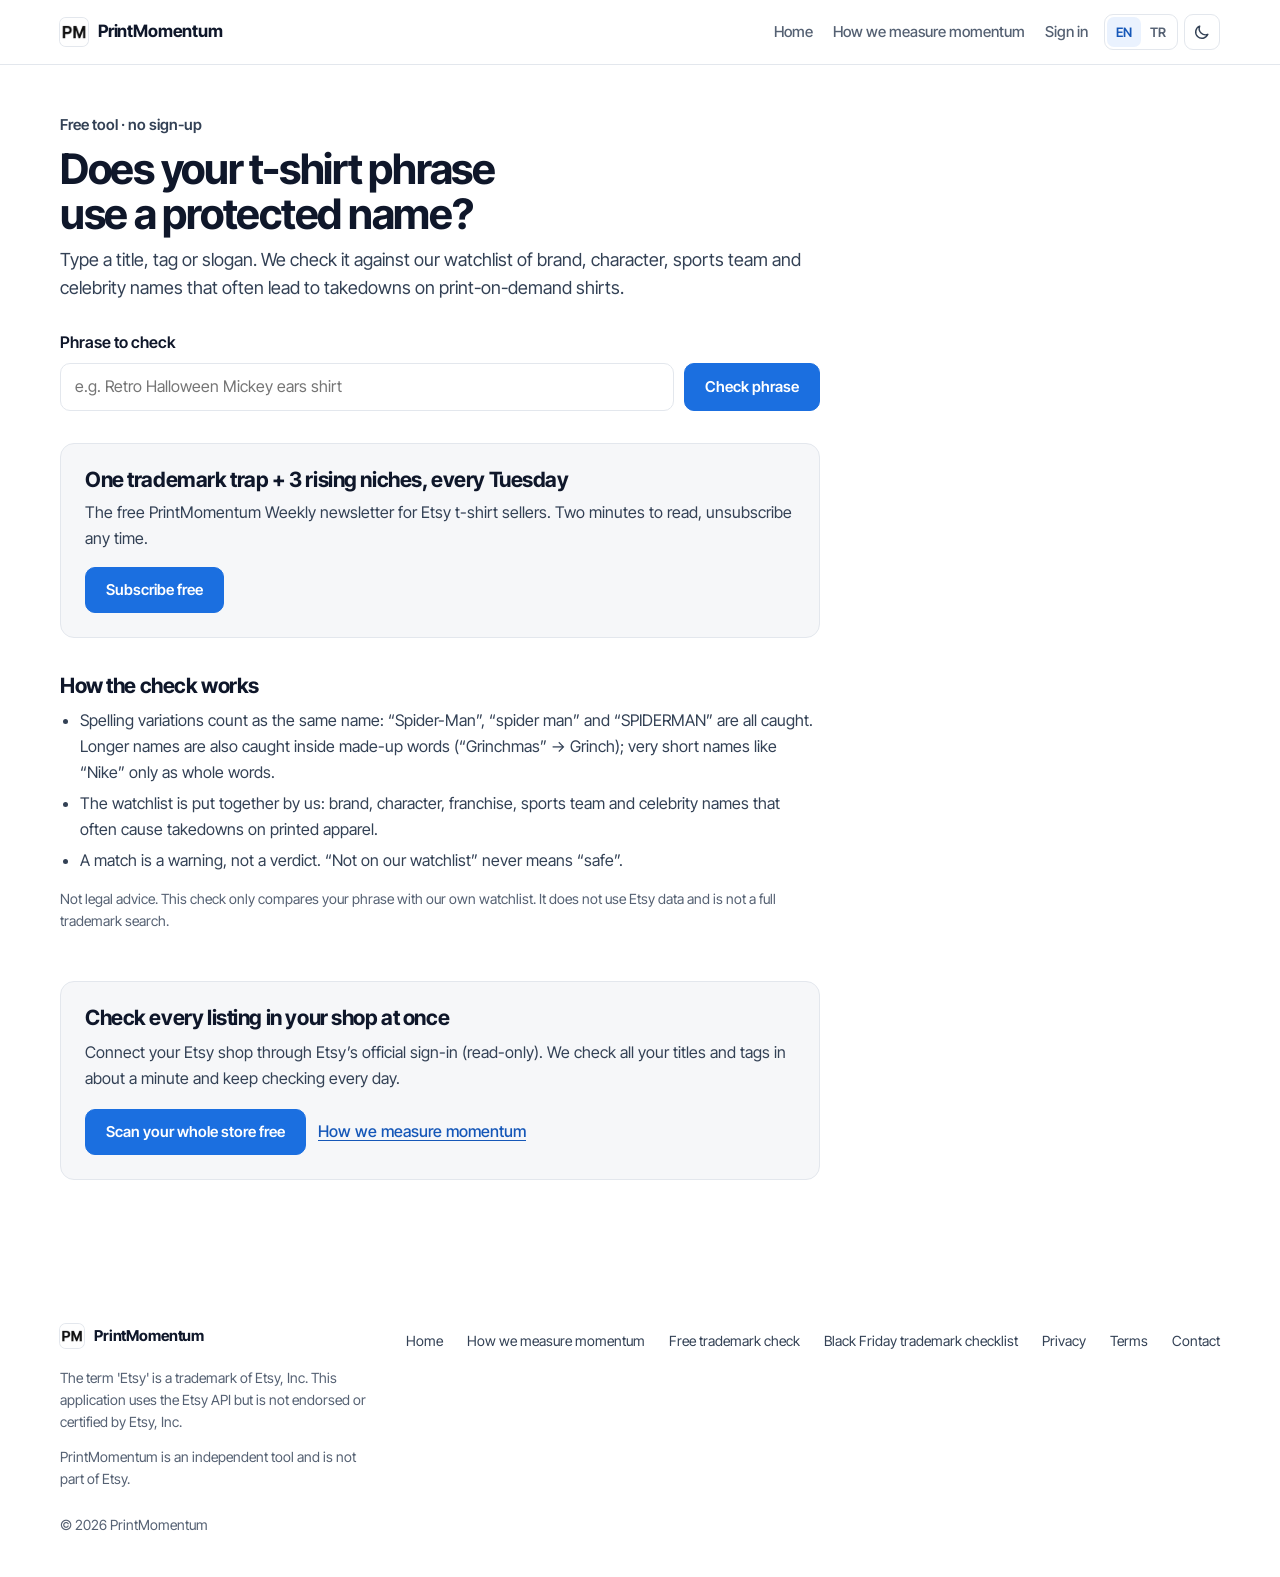
<file: trademark-check/index.html>
<!doctype html>
<html lang="en" data-theme="light">
  <head>
    <meta charset="UTF-8" />
    <meta name="viewport" content="width=device-width, initial-scale=1.0" />
    <meta name="robots" content="index,follow" />
    <meta name="theme-color" content="#f6f7f9" />
    <meta name="color-scheme" content="light dark" />
    <script src="/theme-init.js?v=20261006-1"></script>
    <title data-i18n="check.metaTitle">Free trademark phrase check for t-shirt sellers · PrintMomentum</title>
    <meta name="description" content="Type a t-shirt title, tag or slogan and see whether it contains a protected brand, character, team or celebrity name from our watchlist. Free, no sign-up. Not legal advice." data-i18n-attr="content:check.metaDesc" />
    <!-- Language variants are two static pages: /trademark-check/ (English) and /tr/trademark-check/ (Turkish), generated by scripts/build-pages.mjs. -->
    <link rel="canonical" href="https://printmomentum.com/trademark-check/" />
    <link rel="alternate" hreflang="en" href="https://printmomentum.com/trademark-check/" />
    <link rel="alternate" hreflang="tr" href="https://printmomentum.com/tr/trademark-check/" />
    <link rel="alternate" hreflang="x-default" href="https://printmomentum.com/trademark-check/" />
    <meta property="og:type" content="website" />
    <meta property="og:url" content="https://printmomentum.com/trademark-check/" />
    <meta property="og:site_name" content="PrintMomentum" />
    <meta property="og:locale" content="en_US" />
    <meta property="og:locale:alternate" content="tr_TR" />
    <meta property="og:title" content="Free trademark phrase check for t-shirt sellers · PrintMomentum" data-i18n-attr="content:check.metaTitle" />
    <meta property="og:description" content="Type a t-shirt title, tag or slogan and see whether it contains a protected brand, character, team or celebrity name from our watchlist. Free, no sign-up. Not legal advice." data-i18n-attr="content:check.metaDesc" />
    <meta property="og:image" content="https://printmomentum.com/og-image.png?v=2" />
    <link rel="icon" href="/favicon.ico" sizes="any" />
    <link rel="icon" href="/favicon-32.png" type="image/png" sizes="32x32" />
    <link rel="apple-touch-icon" href="/apple-touch-icon.png" />
    <link rel="preconnect" href="https://fonts.googleapis.com" />
    <link rel="preconnect" href="https://fonts.gstatic.com" crossorigin />
    <link href="https://fonts.googleapis.com/css2?family=Inter+Tight:wght@400;500;600;700&display=swap" rel="stylesheet" />
    <link rel="stylesheet" href="/styles.css?v=20261019-tm" />
  </head>
  <body data-page="trademark-check" data-static-lang>
    <a class="skip-link" href="#main" data-i18n="nav.skip">Skip to content</a>

    <header class="site-header">
      <div class="header-row container">
        <a class="wordmark" href="/" aria-label="PrintMomentum home" data-i18n-attr="aria-label:brand.home">
          <img class="brand-logo" src="/pm-logo-64.png" alt="" width="28" height="28" />
          <span>PrintMomentum</span>
        </a>
        <nav class="site-nav legal-nav" aria-label="Main menu" data-i18n-attr="aria-label:nav.primary">
          <a class="nav-link" href="/" data-i18n="footer.home">Home</a>
          <a class="nav-link" href="/how-we-measure/" data-i18n="nav.method">How we measure momentum</a>
          <a class="nav-link" href="https://app.printmomentum.com/auth/login" data-i18n="nav.signIn">Sign in</a>
        </nav>
        <div class="header-controls">
          <div class="lang-toggle" role="group" aria-label="Language" data-i18n-attr="aria-label:lang.group">
            <button type="button" class="pill is-on" data-lang="en" aria-pressed="true" data-i18n="lang.en">EN</button>
            <button type="button" class="pill" data-lang="tr" aria-pressed="false" data-i18n="lang.tr">TR</button>
          </div>
          <button type="button" class="icon-button" id="theme-toggle" aria-label="Switch to dark theme">
            <svg class="icon-moon" viewBox="0 0 20 20" width="18" height="18" aria-hidden="true"><path d="M16.5 12.6A7 7 0 0 1 7.4 3.5a7 7 0 1 0 9.1 9.1Z" fill="none" stroke="currentColor" stroke-width="1.6" stroke-linejoin="round" /></svg>
            <svg class="icon-sun" viewBox="0 0 20 20" width="18" height="18" aria-hidden="true"><circle cx="10" cy="10" r="3.5" fill="none" stroke="currentColor" stroke-width="1.6" /><path d="M10 1.8v2.1M10 16.1v2.1M1.8 10h2.1M16.1 10h2.1M4.2 4.2l1.5 1.5M14.3 14.3l1.5 1.5M4.2 15.8l1.5-1.5M14.3 5.7l1.5-1.5" stroke="currentColor" stroke-width="1.6" stroke-linecap="round" /></svg>
          </button>
        </div>
      </div>
    </header>

    <main id="main" class="legal-page container info-page">
      <article>
        <p class="kicker" data-i18n="check.kicker">Free tool · no sign-up</p>
        <h1 data-i18n="check.title">Does your t-shirt phrase use a protected name?</h1>
        <p class="info-lede" data-i18n="check.lede">Type a title, tag or slogan. We check it against our watchlist of brand, character, sports team and celebrity names that often lead to takedowns on print-on-demand shirts.</p>

        <form class="phrase-form" id="phrase-form" action="#" novalidate>
          <label class="phrase-label" for="phrase-input" data-i18n="check.label">Phrase to check</label>
          <div class="phrase-row">
            <input class="phrase-input" id="phrase-input" name="q" type="text" maxlength="200" autocomplete="off" spellcheck="false" placeholder="e.g. Retro Halloween Mickey ears shirt" data-i18n-attr="placeholder:check.placeholder" required />
            <button class="button" id="phrase-submit" type="submit" data-i18n="check.submit">Check phrase</button>
          </div>
        </form>

        <div class="phrase-result" id="phrase-result" role="status" aria-live="polite" hidden>
          <p class="phrase-error" id="phrase-error" hidden></p>
          <div class="phrase-verdict is-high" id="phrase-high" hidden>
            <p class="phrase-verdict-title"><span class="chip chip-risk" data-i18n="check.highTitle">High risk</span></p>
            <p data-i18n="check.highBody">This phrase contains a name on our watchlist:</p>
            <ul class="phrase-matches" id="phrase-matches"></ul>
            <p data-i18n="check.highTip">Using a protected name on a shirt can get the listing taken down or your shop suspended. Remove it from the title and tags, or get legal advice before you sell.</p>
          </div>
          <div class="phrase-verdict is-none" id="phrase-none" hidden>
            <p class="phrase-verdict-title"><span class="chip" data-i18n="check.noneTitle">Not on our watchlist</span></p>
            <p data-i18n="check.noneBody">We didn’t find a name from our watchlist. That doesn’t make the phrase safe: our list doesn’t cover every registered trademark.</p>
            <p><span data-i18n="check.noneTip">Before you sell, also search the official USPTO trademark database.</span> <a class="text-link" href="https://tmsearch.uspto.gov/" rel="noopener" target="_blank" data-i18n="check.usptoLink">Open USPTO trademark search</a></p>
          </div>
          <p class="phrase-legal" id="phrase-legal" data-i18n="check.legal" hidden>Not legal advice. This check only compares your phrase with our own watchlist. It does not use Etsy data and is not a full trademark search.</p>
          <!-- Next step after any result (hidden on errors): scan the whole shop, or the weekly newsletter -->
          <div class="info-cta phrase-next" id="phrase-next" hidden>
            <h2 class="tg-cta-title" data-i18n="check.nextTitle">That was one phrase. Your shop has many.</h2>
            <p data-i18n="check.nextBody">Connect your Etsy shop through Etsy’s official sign-in (read-only) and we check every title and tag in about a minute. 14 days of Pro free, no card.</p>
            <div class="hero-actions">
              <a class="button" href="https://app.printmomentum.com/auth/login?returnTo=%2Fstores" data-i18n="check.ctaButton">Scan your whole store free</a>
              <a class="text-link info-cta-link" href="https://printmomentum-weekly.beehiiv.com/?utm_source=website&amp;utm_medium=social&amp;utm_campaign=newsletter-signup" target="_blank" rel="noopener" data-i18n="check.nextNl">Or get one trademark trap every Tuesday by email</a>
            </div>
          </div>
        </div>

        <!-- Telegram channel: Turkish pages only (hidden here; shown on the generated /tr/ copy and by script.js for locale tr) -->
        <section class="tg-section-inline" aria-labelledby="tg-title" data-lang-section="tr" hidden>
          <div class="info-cta tg-cta">
            <h2 id="tg-title" class="tg-cta-title" data-i18n="tg.title">Free trademark trap alert every week</h2>
            <p data-i18n="tg.body">Our Turkish-language Telegram channel for t-shirt sellers on Etsy: weekly trademark traps, rising niches, Q4 tips.</p>
            <div class="hero-actions">
              <a class="button" href="https://t.me/printmomentumtr" target="_blank" rel="noopener" data-i18n="tg.button">Join the Telegram channel</a>
            </div>
          </div>
        </section>

        <!-- Weekly newsletter signup (all languages; the newsletter itself is in English) -->
        <section class="tg-section-inline" aria-labelledby="nl-title">
          <div class="info-cta tg-cta">
            <h2 id="nl-title" class="tg-cta-title" data-i18n="nl.title">One trademark trap + 3 rising niches, every Tuesday</h2>
            <p data-i18n="nl.body">The free PrintMomentum Weekly newsletter for Etsy t-shirt sellers. Two minutes to read, unsubscribe any time.</p>
            <div class="hero-actions">
              <a class="button" href="https://printmomentum-weekly.beehiiv.com/?utm_source=website&amp;utm_medium=social&amp;utm_campaign=newsletter-signup" target="_blank" rel="noopener" data-i18n="nl.button">Subscribe free</a>
            </div>
          </div>
        </section>

        <h2 data-i18n="check.howTitle">How the check works</h2>
        <ul>
          <li data-i18n="check.how1">Spelling variations count as the same name: “Spider-Man”, “spider man” and “SPIDERMAN” are all caught. Longer names are also caught inside made-up words (“Grinchmas” → Grinch); very short names like “Nike” only as whole words.</li>
          <li data-i18n="check.how2">The watchlist is put together by us: brand, character, franchise, sports team and celebrity names that often cause takedowns on printed apparel.</li>
          <li data-i18n="check.how3">A match is a warning, not a verdict. “Not on our watchlist” never means “safe”.</li>
        </ul>
        <p class="phrase-legal-static" data-i18n="check.legal">Not legal advice. This check only compares your phrase with our own watchlist. It does not use Etsy data and is not a full trademark search.</p>

        <section class="info-cta" aria-labelledby="check-cta-title">
          <h2 id="check-cta-title" data-i18n="check.ctaTitle">Check every listing in your shop at once</h2>
          <p data-i18n="check.ctaBody">Connect your Etsy shop through Etsy’s official sign-in (read-only). We check all your titles and tags in about a minute and keep checking every day.</p>
          <div class="hero-actions">
            <a class="button" href="https://app.printmomentum.com/auth/login?returnTo=%2Fstores" data-i18n="check.ctaButton">Scan your whole store free</a>
            <a class="text-link info-cta-link" href="/how-we-measure/" data-i18n="check.methodLink">How we measure momentum</a>
          </div>
        </section>
      </article>
    </main>

    <footer class="site-footer">
      <div class="container footer-grid">
        <div class="footer-brand">
          <a class="wordmark" href="/" aria-label="PrintMomentum home" data-i18n-attr="aria-label:brand.home">
            <img class="brand-logo" src="/pm-logo-64.png" alt="" width="24" height="24" loading="lazy" />
            <span>PrintMomentum</span>
          </a>
          <p class="disclaimer" data-i18n="footer.disclaimer">The term 'Etsy' is a trademark of Etsy, Inc. This application uses the Etsy API but is not endorsed or certified by Etsy, Inc.</p>
          <p class="disclaimer" data-i18n="footer.disclaimerNote">PrintMomentum is an independent tool and is not part of Etsy.</p>
        </div>
        <nav class="footer-nav" aria-label="Footer" data-i18n-attr="aria-label:footer.nav">
          <a href="/" data-i18n="footer.home">Home</a>
          <a href="/how-we-measure/" data-i18n="nav.method">How we measure momentum</a>
          <a href="/trademark-check/" data-i18n="nav.phraseCheck">Free trademark check</a>
          <a href="/black-friday-trademark-checklist/" data-i18n="nav.bfChecklist">Black Friday trademark checklist</a>
          <a href="/privacy.html" data-i18n="footer.privacy">Privacy</a>
          <a href="/terms.html" data-i18n="footer.terms">Terms</a>
          <a href="mailto:hello@printmomentum.com" data-i18n="footer.contact">Contact</a>
        </nav>
        <p class="footer-copy">© <span id="year">2026</span> PrintMomentum</p>
      </div>
    </footer>

    <script src="/i18n.js?v=20261019-tm"></script>
    <script src="/script.js?v=20261007-ef"></script>
    <script src="/phrase-check.js?v=20261019-tm"></script>
  </body>
</html>
</file>
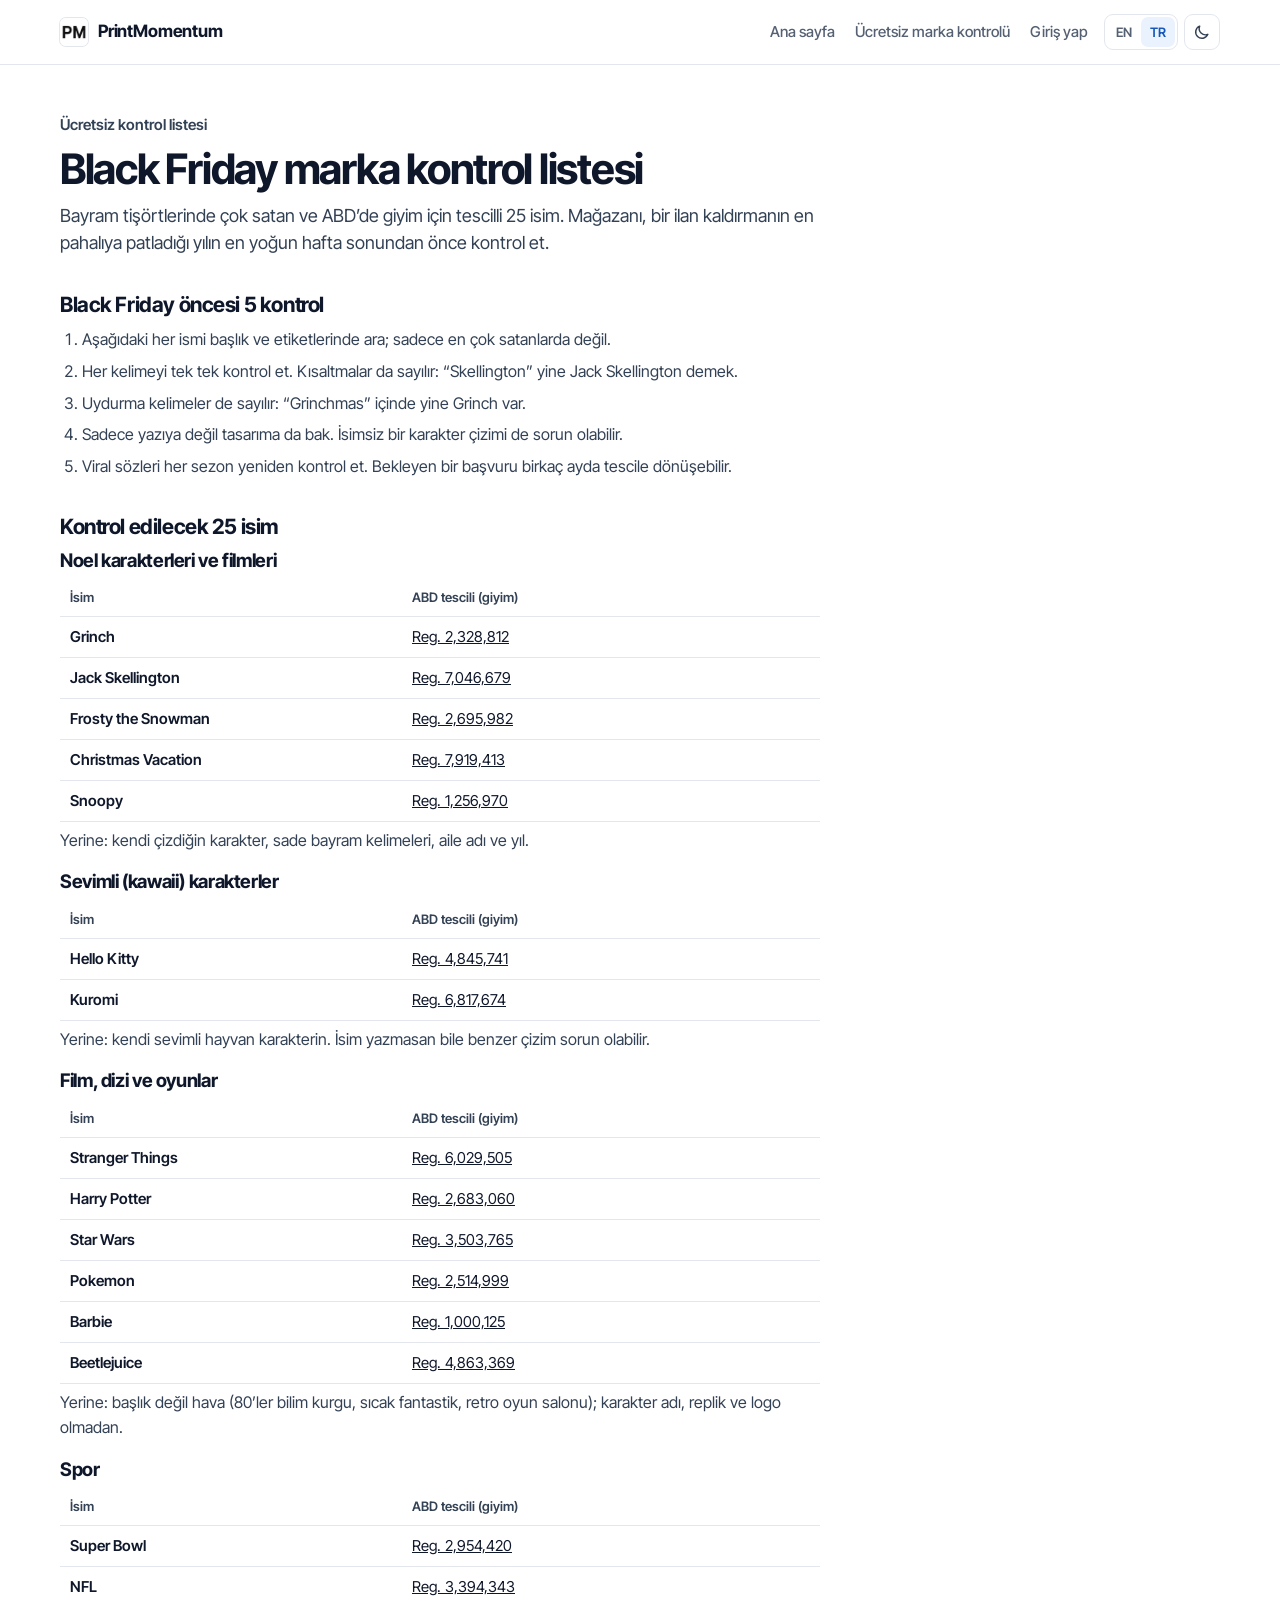
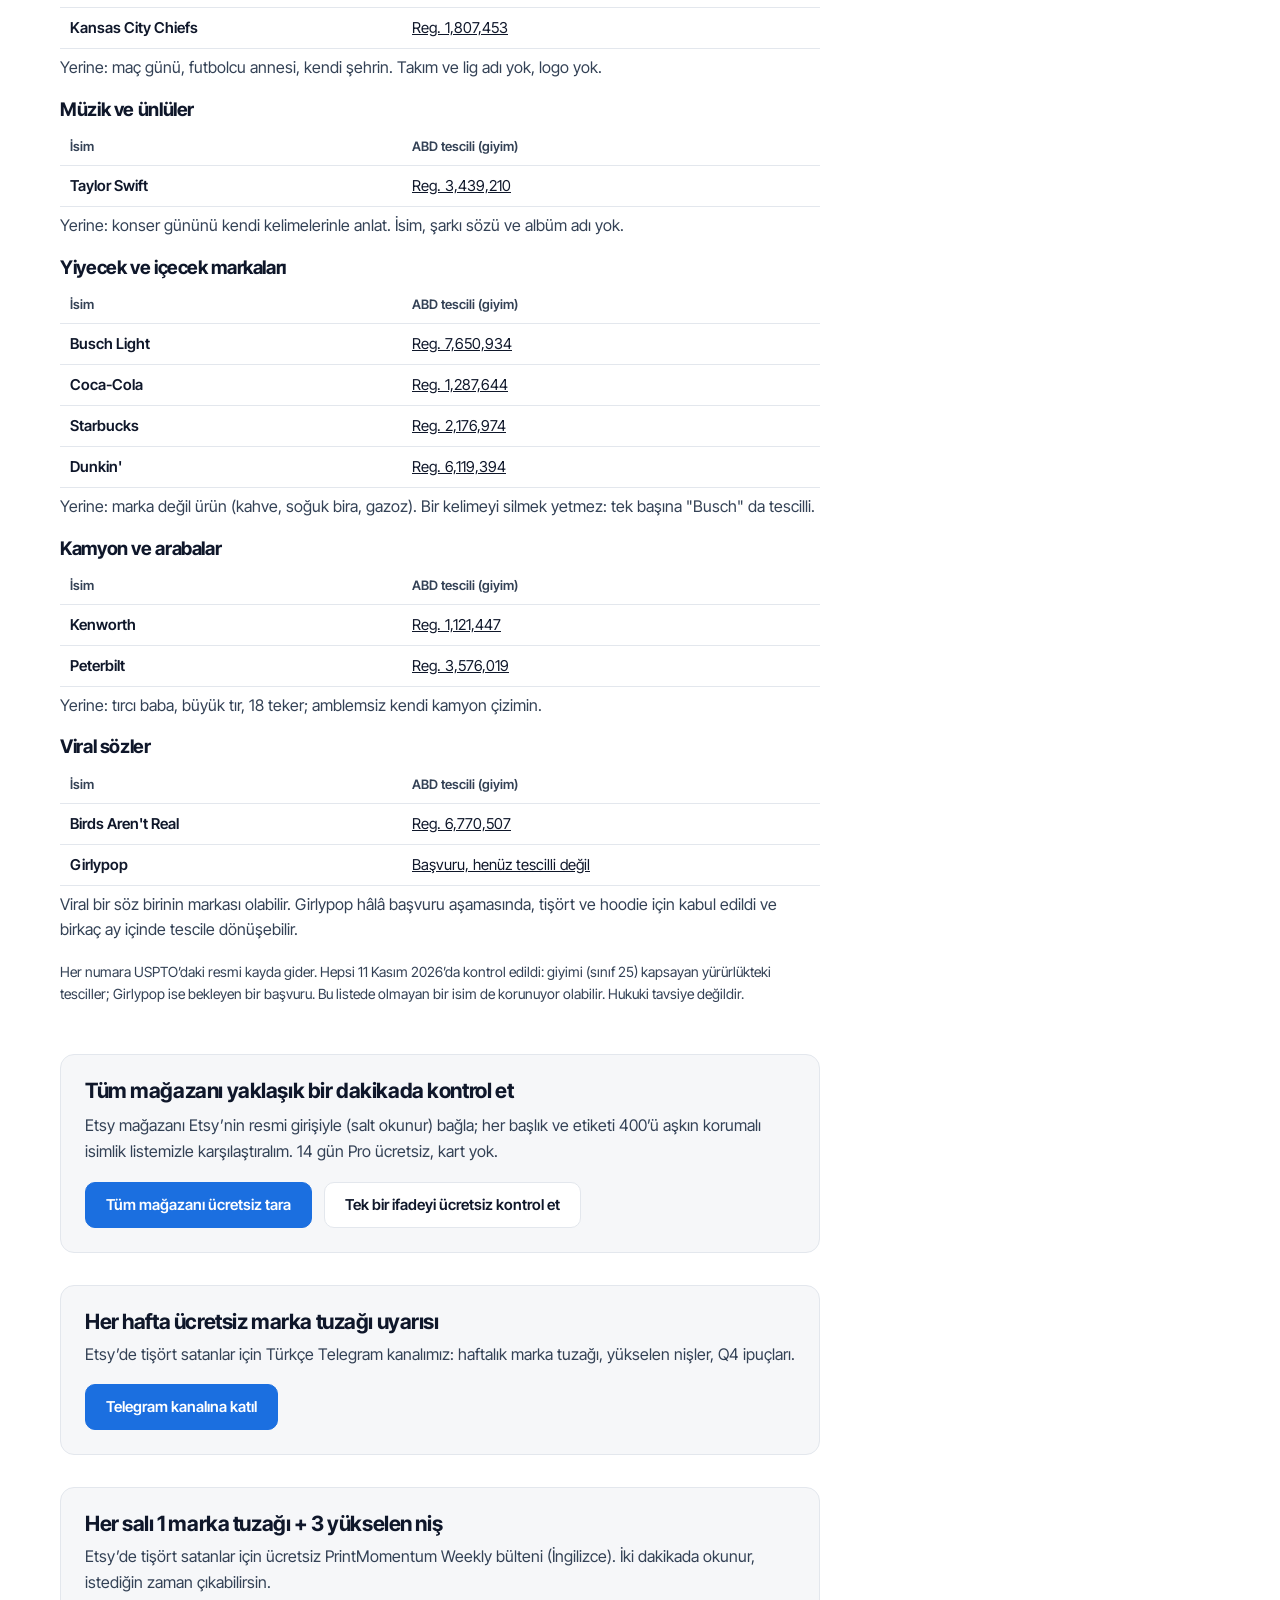
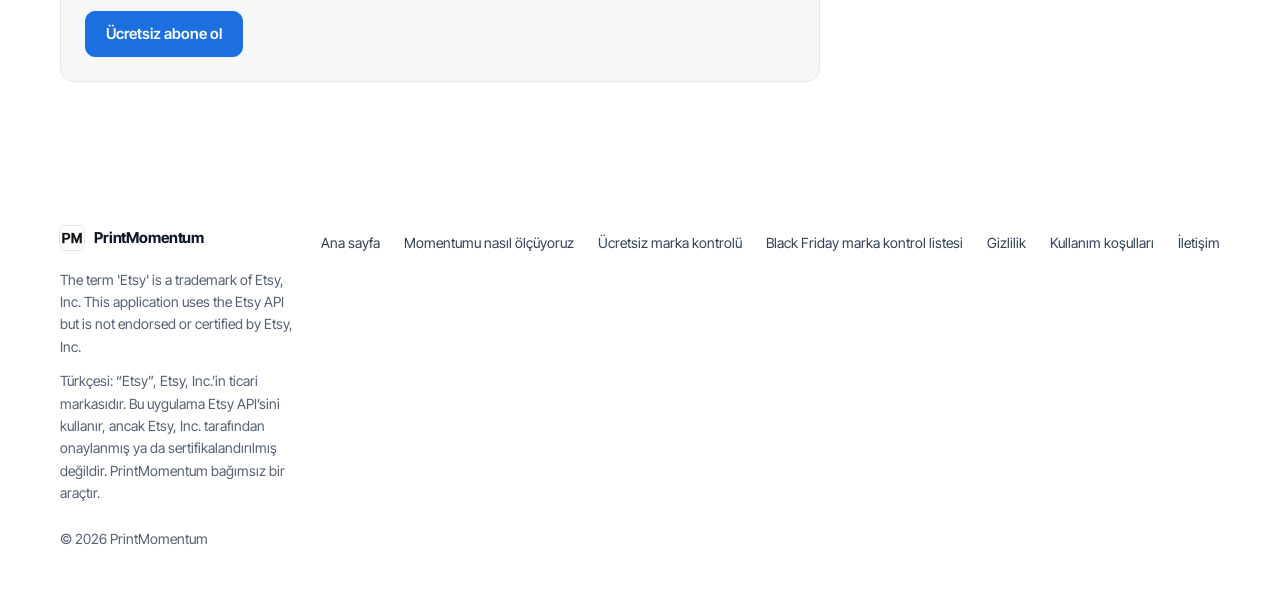
<file: tr/black-friday-trademark-checklist/index.html>
<!doctype html>
<!-- Generated by scripts/build-pages.mjs from black-friday-trademark-checklist/index.html + i18n.js. Do not edit by hand. -->
<html lang="tr" data-theme="light">
  <head>
    <meta charset="UTF-8" />
    <meta name="viewport" content="width=device-width, initial-scale=1.0" />
    <meta name="robots" content="index,follow" />
    <meta name="theme-color" content="#f6f7f9" />
    <meta name="color-scheme" content="light dark" />
    <script src="/theme-init.js?v=20261006-1"></script>
    <title data-i18n="bf.metaTitle">Tişört satıcıları için Black Friday marka kontrol listesi · PrintMomentum</title>
    <meta name="description" content="ABD’de giyim için tescilli 25 isim, yerine ne kullanılır ve Black Friday öncesi mağazanda yapman gereken 5 kontrol. USPTO kayıtlarıyla kontrol edildi." data-i18n-attr="content:bf.metaDesc" />
    <!-- Language variants are two static pages: /black-friday-trademark-checklist/ (English) and /tr/black-friday-trademark-checklist/ (Turkish), generated by scripts/build-pages.mjs. -->
    <link rel="canonical" href="https://printmomentum.com/tr/black-friday-trademark-checklist/" />
    <link rel="alternate" hreflang="en" href="https://printmomentum.com/black-friday-trademark-checklist/" />
    <link rel="alternate" hreflang="tr" href="https://printmomentum.com/tr/black-friday-trademark-checklist/" />
    <link rel="alternate" hreflang="x-default" href="https://printmomentum.com/black-friday-trademark-checklist/" />
    <meta property="og:type" content="website" />
    <meta property="og:url" content="https://printmomentum.com/tr/black-friday-trademark-checklist/" />
    <meta property="og:site_name" content="PrintMomentum" />
    <meta property="og:locale" content="tr_TR" />
    <meta property="og:locale:alternate" content="en_US" />
    <meta property="og:title" content="Tişört satıcıları için Black Friday marka kontrol listesi · PrintMomentum" data-i18n-attr="content:bf.metaTitle" />
    <meta property="og:description" content="ABD’de giyim için tescilli 25 isim, yerine ne kullanılır ve Black Friday öncesi mağazanda yapman gereken 5 kontrol. USPTO kayıtlarıyla kontrol edildi." data-i18n-attr="content:bf.metaDesc" />
    <meta property="og:image" content="https://printmomentum.com/og-image.png?v=2" />
    <link rel="icon" href="/favicon.ico" sizes="any" />
    <link rel="icon" href="/favicon-32.png" type="image/png" sizes="32x32" />
    <link rel="apple-touch-icon" href="/apple-touch-icon.png" />
    <link rel="preconnect" href="https://fonts.googleapis.com" />
    <link rel="preconnect" href="https://fonts.gstatic.com" crossorigin />
    <link href="https://fonts.googleapis.com/css2?family=Inter+Tight:wght@400;500;600;700&display=swap" rel="stylesheet" />
    <link rel="stylesheet" href="/styles.css?v=20261111-bf" />
  </head>
  <body data-page="bf-checklist" data-static-lang>
    <a class="skip-link" href="#main" data-i18n="nav.skip">İçeriğe geç</a>

    <header class="site-header">
      <div class="header-row container">
        <a class="wordmark" href="/tr/" aria-label="PrintMomentum ana sayfa" data-i18n-attr="aria-label:brand.home">
          <img class="brand-logo" src="/pm-logo-64.png" alt="" width="28" height="28" />
          <span>PrintMomentum</span>
        </a>
        <nav class="site-nav legal-nav" aria-label="Ana menü" data-i18n-attr="aria-label:nav.primary">
          <a class="nav-link" href="/tr/" data-i18n="footer.home">Ana sayfa</a>
          <a class="nav-link" href="/tr/trademark-check/" data-i18n="nav.phraseCheck">Ücretsiz marka kontrolü</a>
          <a class="nav-link" href="https://app.printmomentum.com/auth/login" data-i18n="nav.signIn">Giriş yap</a>
        </nav>
        <div class="header-controls">
          <div class="lang-toggle" role="group" aria-label="Dil" data-i18n-attr="aria-label:lang.group">
            <button type="button" class="pill" data-lang="en" aria-pressed="false" data-i18n="lang.en">EN</button>
            <button type="button" class="pill is-on" data-lang="tr" aria-pressed="true" data-i18n="lang.tr">TR</button>
          </div>
          <button type="button" class="icon-button" id="theme-toggle" aria-label="Switch to dark theme">
            <svg class="icon-moon" viewBox="0 0 20 20" width="18" height="18" aria-hidden="true"><path d="M16.5 12.6A7 7 0 0 1 7.4 3.5a7 7 0 1 0 9.1 9.1Z" fill="none" stroke="currentColor" stroke-width="1.6" stroke-linejoin="round" /></svg>
            <svg class="icon-sun" viewBox="0 0 20 20" width="18" height="18" aria-hidden="true"><circle cx="10" cy="10" r="3.5" fill="none" stroke="currentColor" stroke-width="1.6" /><path d="M10 1.8v2.1M10 16.1v2.1M1.8 10h2.1M16.1 10h2.1M4.2 4.2l1.5 1.5M14.3 14.3l1.5 1.5M4.2 15.8l1.5-1.5M14.3 5.7l1.5-1.5" stroke="currentColor" stroke-width="1.6" stroke-linecap="round" /></svg>
          </button>
        </div>
      </div>
    </header>

    <main id="main" class="legal-page container info-page">
      <article>
        <p class="kicker" data-i18n="bf.kicker">Ücretsiz kontrol listesi</p>
        <h1 data-i18n="bf.title">Black Friday marka kontrol listesi</h1>
        <p class="info-lede" data-i18n="bf.lede">Bayram tişörtlerinde çok satan ve ABD’de giyim için tescilli 25 isim. Mağazanı, bir ilan kaldırmanın en pahalıya patladığı yılın en yoğun hafta sonundan önce kontrol et.</p>

        <h2 data-i18n="bf.stepsTitle">Black Friday öncesi 5 kontrol</h2>
        <ol class="bf-steps">
          <li data-i18n="bf.step1">Aşağıdaki her ismi başlık ve etiketlerinde ara; sadece en çok satanlarda değil.</li>
          <li data-i18n="bf.step2">Her kelimeyi tek tek kontrol et. Kısaltmalar da sayılır: “Skellington” yine Jack Skellington demek.</li>
          <li data-i18n="bf.step3">Uydurma kelimeler de sayılır: “Grinchmas” içinde yine Grinch var.</li>
          <li data-i18n="bf.step4">Sadece yazıya değil tasarıma da bak. İsimsiz bir karakter çizimi de sorun olabilir.</li>
          <li data-i18n="bf.step5">Viral sözleri her sezon yeniden kontrol et. Bekleyen bir başvuru birkaç ayda tescile dönüşebilir.</li>
        </ol>

        <h2 data-i18n="bf.listTitle">Kontrol edilecek 25 isim</h2>
        <h3 data-i18n="bf.g.xmas">Noel karakterleri ve filmleri</h3>
        <table class="tm-table">
          <thead><tr><th scope="col" data-i18n="bf.colName">İsim</th><th scope="col" data-i18n="bf.colReg">ABD tescili (giyim)</th></tr></thead>
          <tbody>
              <tr><td>Grinch</td><td><a href="https://tsdr.uspto.gov/statusview/sn75621642" target="_blank" rel="noopener">Reg. 2,328,812</a></td></tr>
              <tr><td>Jack Skellington</td><td><a href="https://tsdr.uspto.gov/statusview/sn97264220" target="_blank" rel="noopener">Reg. 7,046,679</a></td></tr>
              <tr><td>Frosty the Snowman</td><td><a href="https://tsdr.uspto.gov/statusview/sn75376755" target="_blank" rel="noopener">Reg. 2,695,982</a></td></tr>
              <tr><td>Christmas Vacation</td><td><a href="https://tsdr.uspto.gov/statusview/sn98904935" target="_blank" rel="noopener">Reg. 7,919,413</a></td></tr>
              <tr><td>Snoopy</td><td><a href="https://tsdr.uspto.gov/statusview/sn73389581" target="_blank" rel="noopener">Reg. 1,256,970</a></td></tr>
          </tbody>
        </table>
        <p class="tm-instead" data-i18n="bf.i.xmas">Yerine: kendi çizdiğin karakter, sade bayram kelimeleri, aile adı ve yıl.</p>
        <h3 data-i18n="bf.g.kawaii">Sevimli (kawaii) karakterler</h3>
        <table class="tm-table">
          <thead><tr><th scope="col" data-i18n="bf.colName">İsim</th><th scope="col" data-i18n="bf.colReg">ABD tescili (giyim)</th></tr></thead>
          <tbody>
              <tr><td>Hello Kitty</td><td><a href="https://tsdr.uspto.gov/statusview/sn86581483" target="_blank" rel="noopener">Reg. 4,845,741</a></td></tr>
              <tr><td>Kuromi</td><td><a href="https://tsdr.uspto.gov/statusview/sn90623883" target="_blank" rel="noopener">Reg. 6,817,674</a></td></tr>
          </tbody>
        </table>
        <p class="tm-instead" data-i18n="bf.i.kawaii">Yerine: kendi sevimli hayvan karakterin. İsim yazmasan bile benzer çizim sorun olabilir.</p>
        <h3 data-i18n="bf.g.screen">Film, dizi ve oyunlar</h3>
        <table class="tm-table">
          <thead><tr><th scope="col" data-i18n="bf.colName">İsim</th><th scope="col" data-i18n="bf.colReg">ABD tescili (giyim)</th></tr></thead>
          <tbody>
              <tr><td>Stranger Things</td><td><a href="https://tsdr.uspto.gov/statusview/sn87177243" target="_blank" rel="noopener">Reg. 6,029,505</a></td></tr>
              <tr><td>Harry Potter</td><td><a href="https://tsdr.uspto.gov/statusview/sn76360447" target="_blank" rel="noopener">Reg. 2,683,060</a></td></tr>
              <tr><td>Star Wars</td><td><a href="https://tsdr.uspto.gov/statusview/sn77242000" target="_blank" rel="noopener">Reg. 3,503,765</a></td></tr>
              <tr><td>Pokemon</td><td><a href="https://tsdr.uspto.gov/statusview/sn76178761" target="_blank" rel="noopener">Reg. 2,514,999</a></td></tr>
              <tr><td>Barbie</td><td><a href="https://tsdr.uspto.gov/statusview/sn73019358" target="_blank" rel="noopener">Reg. 1,000,125</a></td></tr>
              <tr><td>Beetlejuice</td><td><a href="https://tsdr.uspto.gov/statusview/sn86688159" target="_blank" rel="noopener">Reg. 4,863,369</a></td></tr>
          </tbody>
        </table>
        <p class="tm-instead" data-i18n="bf.i.screen">Yerine: başlık değil hava (80’ler bilim kurgu, sıcak fantastik, retro oyun salonu); karakter adı, replik ve logo olmadan.</p>
        <h3 data-i18n="bf.g.sports">Spor</h3>
        <table class="tm-table">
          <thead><tr><th scope="col" data-i18n="bf.colName">İsim</th><th scope="col" data-i18n="bf.colReg">ABD tescili (giyim)</th></tr></thead>
          <tbody>
              <tr><td>Super Bowl</td><td><a href="https://tsdr.uspto.gov/statusview/sn76572704" target="_blank" rel="noopener">Reg. 2,954,420</a></td></tr>
              <tr><td>NFL</td><td><a href="https://tsdr.uspto.gov/statusview/sn77177753" target="_blank" rel="noopener">Reg. 3,394,343</a></td></tr>
              <tr><td>Kansas City Chiefs</td><td><a href="https://tsdr.uspto.gov/statusview/sn74309397" target="_blank" rel="noopener">Reg. 1,807,453</a></td></tr>
          </tbody>
        </table>
        <p class="tm-instead" data-i18n="bf.i.sports">Yerine: maç günü, futbolcu annesi, kendi şehrin. Takım ve lig adı yok, logo yok.</p>
        <h3 data-i18n="bf.g.music">Müzik ve ünlüler</h3>
        <table class="tm-table">
          <thead><tr><th scope="col" data-i18n="bf.colName">İsim</th><th scope="col" data-i18n="bf.colReg">ABD tescili (giyim)</th></tr></thead>
          <tbody>
              <tr><td>Taylor Swift</td><td><a href="https://tsdr.uspto.gov/statusview/sn77141381" target="_blank" rel="noopener">Reg. 3,439,210</a></td></tr>
          </tbody>
        </table>
        <p class="tm-instead" data-i18n="bf.i.music">Yerine: konser gününü kendi kelimelerinle anlat. İsim, şarkı sözü ve albüm adı yok.</p>
        <h3 data-i18n="bf.g.brands">Yiyecek ve içecek markaları</h3>
        <table class="tm-table">
          <thead><tr><th scope="col" data-i18n="bf.colName">İsim</th><th scope="col" data-i18n="bf.colReg">ABD tescili (giyim)</th></tr></thead>
          <tbody>
              <tr><td>Busch Light</td><td><a href="https://tsdr.uspto.gov/statusview/sn98394002" target="_blank" rel="noopener">Reg. 7,650,934</a></td></tr>
              <tr><td>Coca-Cola</td><td><a href="https://tsdr.uspto.gov/statusview/sn73406145" target="_blank" rel="noopener">Reg. 1,287,644</a></td></tr>
              <tr><td>Starbucks</td><td><a href="https://tsdr.uspto.gov/statusview/sn75362653" target="_blank" rel="noopener">Reg. 2,176,974</a></td></tr>
              <tr><td>Dunkin&#39;</td><td><a href="https://tsdr.uspto.gov/statusview/sn87768615" target="_blank" rel="noopener">Reg. 6,119,394</a></td></tr>
          </tbody>
        </table>
        <p class="tm-instead" data-i18n="bf.i.brands">Yerine: marka değil ürün (kahve, soğuk bira, gazoz). Bir kelimeyi silmek yetmez: tek başına "Busch" da tescilli.</p>
        <h3 data-i18n="bf.g.trucks">Kamyon ve arabalar</h3>
        <table class="tm-table">
          <thead><tr><th scope="col" data-i18n="bf.colName">İsim</th><th scope="col" data-i18n="bf.colReg">ABD tescili (giyim)</th></tr></thead>
          <tbody>
              <tr><td>Kenworth</td><td><a href="https://tsdr.uspto.gov/statusview/sn73094675" target="_blank" rel="noopener">Reg. 1,121,447</a></td></tr>
              <tr><td>Peterbilt</td><td><a href="https://tsdr.uspto.gov/statusview/sn77520670" target="_blank" rel="noopener">Reg. 3,576,019</a></td></tr>
          </tbody>
        </table>
        <p class="tm-instead" data-i18n="bf.i.trucks">Yerine: tırcı baba, büyük tır, 18 teker; amblemsiz kendi kamyon çizimin.</p>
        <h3 data-i18n="bf.g.phrases">Viral sözler</h3>
        <table class="tm-table">
          <thead><tr><th scope="col" data-i18n="bf.colName">İsim</th><th scope="col" data-i18n="bf.colReg">ABD tescili (giyim)</th></tr></thead>
          <tbody>
              <tr><td>Birds Aren&#39;t Real</td><td><a href="https://tsdr.uspto.gov/statusview/sn90205113" target="_blank" rel="noopener">Reg. 6,770,507</a></td></tr>
              <tr><td>Girlypop</td><td><a href="https://tsdr.uspto.gov/statusview/sn99127341" target="_blank" rel="noopener" data-i18n="bf.pending">Başvuru, henüz tescilli değil</a></td></tr>
          </tbody>
        </table>
        <p class="tm-instead" data-i18n="bf.i.phrases">Viral bir söz birinin markası olabilir. Girlypop hâlâ başvuru aşamasında, tişört ve hoodie için kabul edildi ve birkaç ay içinde tescile dönüşebilir.</p>
        <p class="tm-source" data-i18n="bf.sourceNote">Her numara USPTO’daki resmi kayda gider. Hepsi 11 Kasım 2026’da kontrol edildi: giyimi (sınıf 25) kapsayan yürürlükteki tesciller; Girlypop ise bekleyen bir başvuru. Bu listede olmayan bir isim de korunuyor olabilir. Hukuki tavsiye değildir.</p>

        <section class="info-cta" aria-labelledby="bf-cta-title">
          <h2 id="bf-cta-title" data-i18n="bf.ctaTitle">Tüm mağazanı yaklaşık bir dakikada kontrol et</h2>
          <p data-i18n="bf.ctaBody">Etsy mağazanı Etsy’nin resmi girişiyle (salt okunur) bağla; her başlık ve etiketi 400’ü aşkın korumalı isimlik listemizle karşılaştıralım. 14 gün Pro ücretsiz, kart yok.</p>
          <div class="hero-actions">
            <a class="button" href="https://app.printmomentum.com/auth/login?returnTo=%2Fstores" data-i18n="bf.ctaScan">Tüm mağazanı ücretsiz tara</a>
            <a class="button button-secondary" href="/tr/trademark-check/" data-i18n="bf.ctaCheck">Tek bir ifadeyi ücretsiz kontrol et</a>
          </div>
        </section>

        <section class="tg-section-inline" aria-labelledby="tg-title" data-lang-section="tr">
          <div class="info-cta tg-cta">
            <h2 id="tg-title" class="tg-cta-title" data-i18n="tg.title">Her hafta ücretsiz marka tuzağı uyarısı</h2>
            <p data-i18n="tg.body">Etsy’de tişört satanlar için Türkçe Telegram kanalımız: haftalık marka tuzağı, yükselen nişler, Q4 ipuçları.</p>
            <div class="hero-actions">
              <a class="button" href="https://t.me/printmomentumtr" target="_blank" rel="noopener" data-i18n="tg.button">Telegram kanalına katıl</a>
            </div>
          </div>
        </section>

        <section class="tg-section-inline" aria-labelledby="nl-title">
          <div class="info-cta tg-cta">
            <h2 id="nl-title" class="tg-cta-title" data-i18n="nl.title">Her salı 1 marka tuzağı + 3 yükselen niş</h2>
            <p data-i18n="nl.body">Etsy’de tişört satanlar için ücretsiz PrintMomentum Weekly bülteni (İngilizce). İki dakikada okunur, istediğin zaman çıkabilirsin.</p>
            <div class="hero-actions">
              <a class="button" href="https://printmomentum-weekly.beehiiv.com/?utm_source=website&amp;utm_medium=social&amp;utm_campaign=bf-checklist" target="_blank" rel="noopener" data-i18n="nl.button">Ücretsiz abone ol</a>
            </div>
          </div>
        </section>
      </article>
    </main>

    <footer class="site-footer">
      <div class="container footer-grid">
        <div class="footer-brand">
          <a class="wordmark" href="/tr/" aria-label="PrintMomentum ana sayfa" data-i18n-attr="aria-label:brand.home">
            <img class="brand-logo" src="/pm-logo-64.png" alt="" width="24" height="24" loading="lazy" />
            <span>PrintMomentum</span>
          </a>
          <p class="disclaimer" data-i18n="footer.disclaimer">The term 'Etsy' is a trademark of Etsy, Inc. This application uses the Etsy API but is not endorsed or certified by Etsy, Inc.</p>
          <p class="disclaimer" data-i18n="footer.disclaimerNote">Türkçesi: “Etsy”, Etsy, Inc.’in ticari markasıdır. Bu uygulama Etsy API’sini kullanır, ancak Etsy, Inc. tarafından onaylanmış ya da sertifikalandırılmış değildir. PrintMomentum bağımsız bir araçtır.</p>
        </div>
        <nav class="footer-nav" aria-label="Alt menü" data-i18n-attr="aria-label:footer.nav">
          <a href="/tr/" data-i18n="footer.home">Ana sayfa</a>
          <a href="/tr/how-we-measure/" data-i18n="nav.method">Momentumu nasıl ölçüyoruz</a>
          <a href="/tr/trademark-check/" data-i18n="nav.phraseCheck">Ücretsiz marka kontrolü</a>
          <a href="/tr/black-friday-trademark-checklist/" data-i18n="nav.bfChecklist">Black Friday marka kontrol listesi</a>
          <a href="/privacy.html?lang=tr" data-i18n="footer.privacy">Gizlilik</a>
          <a href="/terms.html?lang=tr" data-i18n="footer.terms">Kullanım koşulları</a>
          <a href="mailto:hello@printmomentum.com" data-i18n="footer.contact">İletişim</a>
        </nav>
        <p class="footer-copy">© <span id="year">2026</span> PrintMomentum</p>
      </div>
    </footer>

    <script src="/i18n.js?v=20261010-tg"></script>
    <script src="/script.js?v=20261007-ef"></script>
  </body>
</html>
</file>
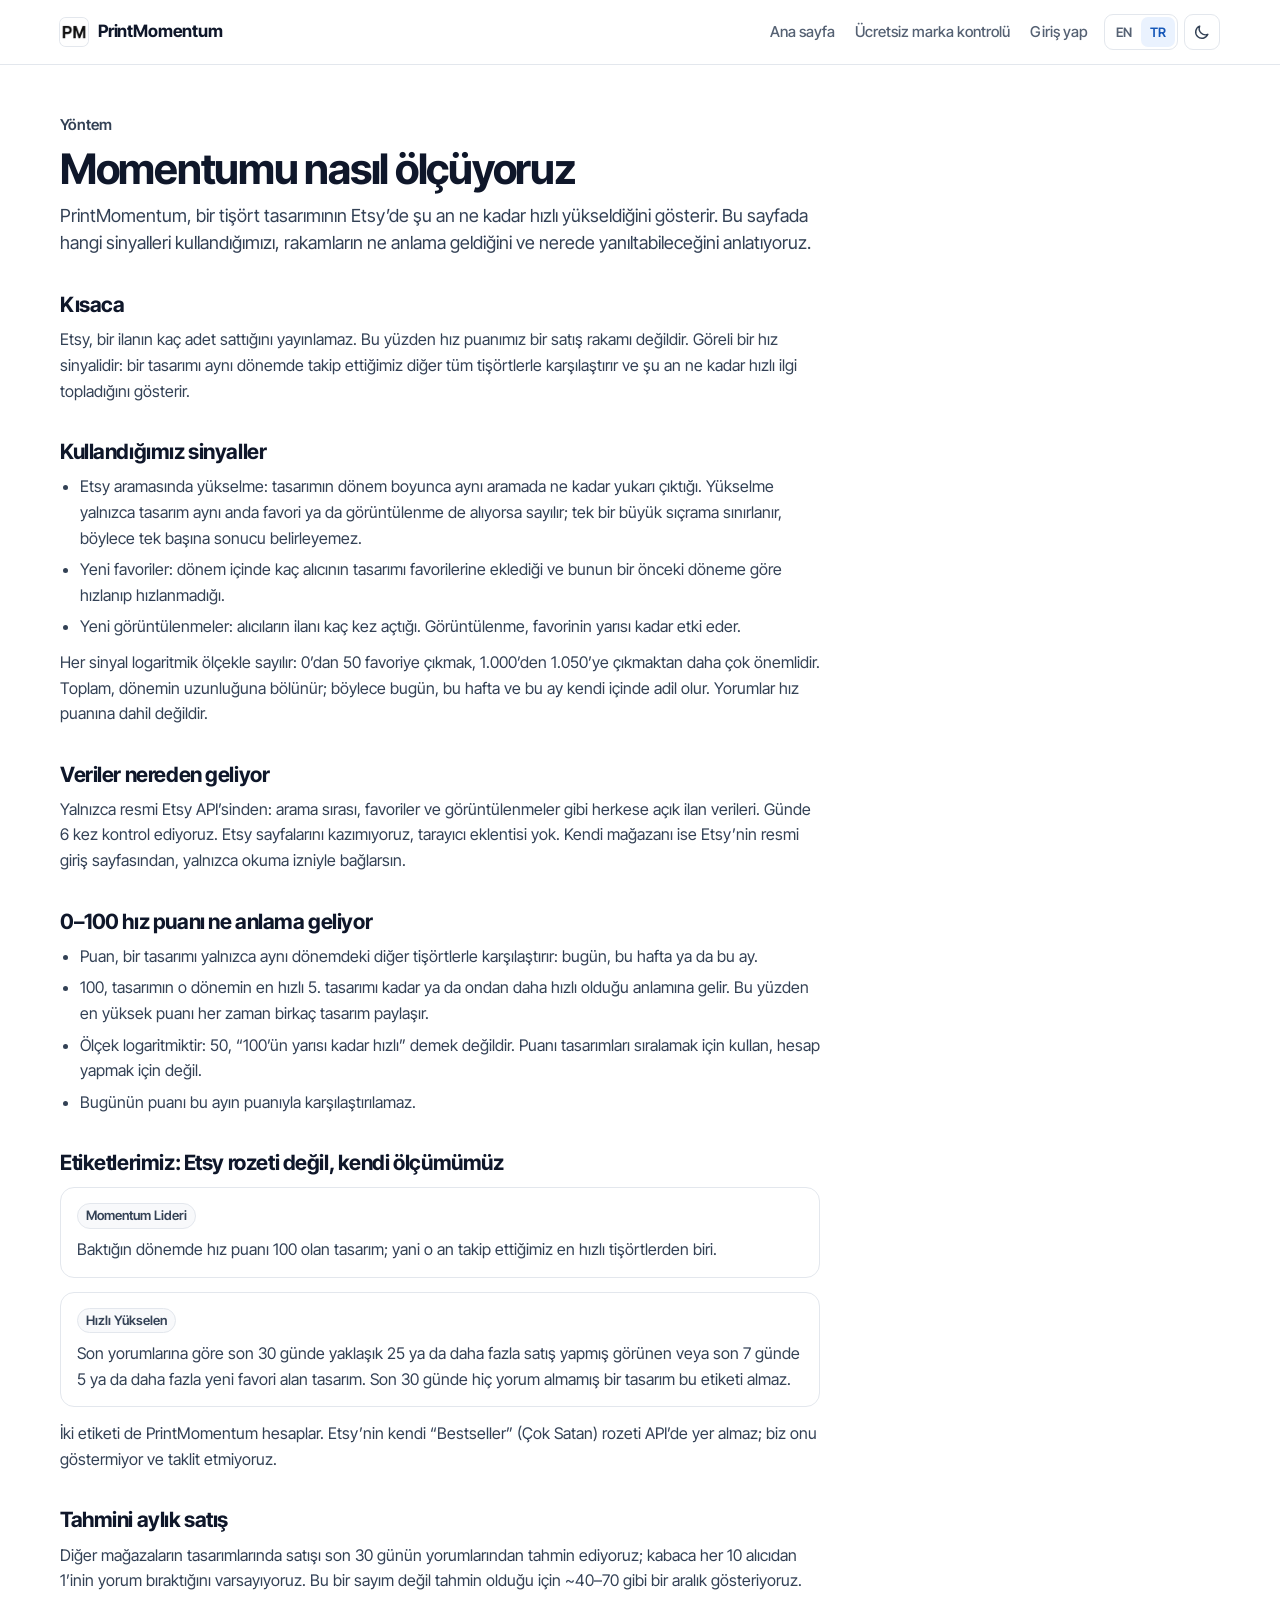
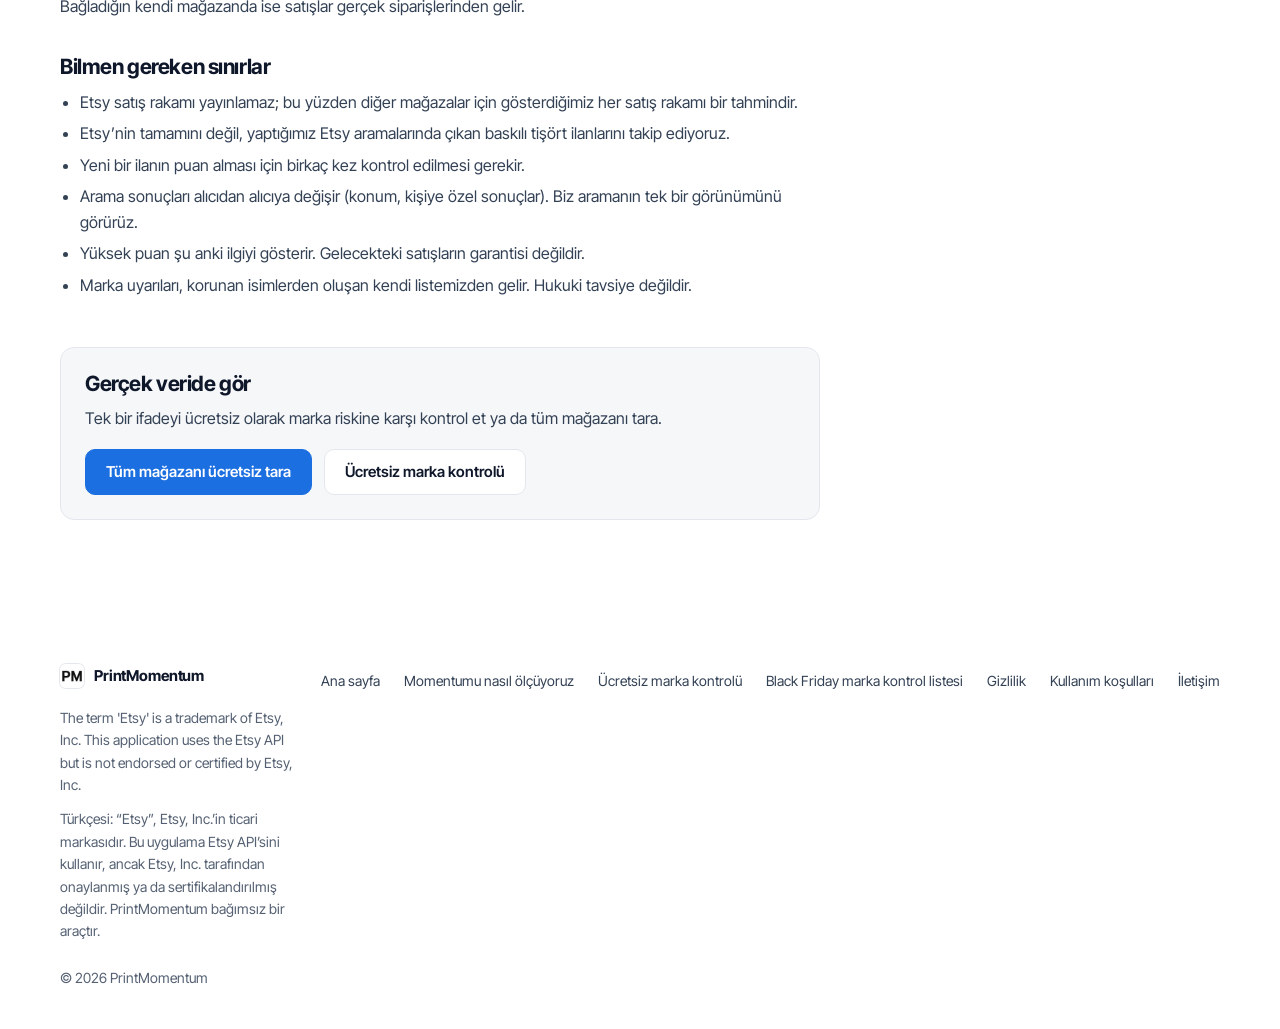
<file: tr/how-we-measure/index.html>
<!doctype html>
<!-- Generated by scripts/build-pages.mjs from how-we-measure/index.html + i18n.js. Do not edit by hand. -->
<html lang="tr" data-theme="light">
  <head>
    <meta charset="UTF-8" />
    <meta name="viewport" content="width=device-width, initial-scale=1.0" />
    <meta name="robots" content="index,follow" />
    <meta name="theme-color" content="#f6f7f9" />
    <meta name="color-scheme" content="light dark" />
    <script src="/theme-init.js?v=20261006-1"></script>
    <title data-i18n="method.metaTitle">Momentumu nasıl ölçüyoruz · PrintMomentum</title>
    <meta name="description" content="PrintMomentum hız puanında hangi sinyalleri kullanıyor, “Momentum Lideri” ve “Hızlı Yükselen” ne demek, rakamlar nerede yanıltabilir." data-i18n-attr="content:method.metaDesc" />
    <!-- Language variants are two static pages: /how-we-measure/ (English) and /tr/how-we-measure/ (Turkish), generated by scripts/build-pages.mjs. -->
    <link rel="canonical" href="https://printmomentum.com/tr/how-we-measure/" />
    <link rel="alternate" hreflang="en" href="https://printmomentum.com/how-we-measure/" />
    <link rel="alternate" hreflang="tr" href="https://printmomentum.com/tr/how-we-measure/" />
    <link rel="alternate" hreflang="x-default" href="https://printmomentum.com/how-we-measure/" />
    <meta property="og:type" content="website" />
    <meta property="og:url" content="https://printmomentum.com/tr/how-we-measure/" />
    <meta property="og:site_name" content="PrintMomentum" />
    <meta property="og:locale" content="tr_TR" />
    <meta property="og:locale:alternate" content="en_US" />
    <meta property="og:title" content="Momentumu nasıl ölçüyoruz · PrintMomentum" data-i18n-attr="content:method.metaTitle" />
    <meta property="og:description" content="PrintMomentum hız puanında hangi sinyalleri kullanıyor, “Momentum Lideri” ve “Hızlı Yükselen” ne demek, rakamlar nerede yanıltabilir." data-i18n-attr="content:method.metaDesc" />
    <meta property="og:image" content="https://printmomentum.com/og-image.png?v=2" />
    <link rel="icon" href="/favicon.ico" sizes="any" />
    <link rel="icon" href="/favicon-32.png" type="image/png" sizes="32x32" />
    <link rel="apple-touch-icon" href="/apple-touch-icon.png" />
    <link rel="preconnect" href="https://fonts.googleapis.com" />
    <link rel="preconnect" href="https://fonts.gstatic.com" crossorigin />
    <link href="https://fonts.googleapis.com/css2?family=Inter+Tight:wght@400;500;600;700&display=swap" rel="stylesheet" />
    <link rel="stylesheet" href="/styles.css?v=20261111-bf" />
  </head>
  <body data-page="how-we-measure" data-static-lang>
    <a class="skip-link" href="#main" data-i18n="nav.skip">İçeriğe geç</a>

    <header class="site-header">
      <div class="header-row container">
        <a class="wordmark" href="/tr/" aria-label="PrintMomentum ana sayfa" data-i18n-attr="aria-label:brand.home">
          <img class="brand-logo" src="/pm-logo-64.png" alt="" width="28" height="28" />
          <span>PrintMomentum</span>
        </a>
        <nav class="site-nav legal-nav" aria-label="Ana menü" data-i18n-attr="aria-label:nav.primary">
          <a class="nav-link" href="/tr/" data-i18n="footer.home">Ana sayfa</a>
          <a class="nav-link" href="/tr/trademark-check/" data-i18n="nav.phraseCheck">Ücretsiz marka kontrolü</a>
          <a class="nav-link" href="https://app.printmomentum.com/auth/login" data-i18n="nav.signIn">Giriş yap</a>
        </nav>
        <div class="header-controls">
          <div class="lang-toggle" role="group" aria-label="Dil" data-i18n-attr="aria-label:lang.group">
            <button type="button" class="pill" data-lang="en" aria-pressed="false" data-i18n="lang.en">EN</button>
            <button type="button" class="pill is-on" data-lang="tr" aria-pressed="true" data-i18n="lang.tr">TR</button>
          </div>
          <button type="button" class="icon-button" id="theme-toggle" aria-label="Switch to dark theme">
            <svg class="icon-moon" viewBox="0 0 20 20" width="18" height="18" aria-hidden="true"><path d="M16.5 12.6A7 7 0 0 1 7.4 3.5a7 7 0 1 0 9.1 9.1Z" fill="none" stroke="currentColor" stroke-width="1.6" stroke-linejoin="round" /></svg>
            <svg class="icon-sun" viewBox="0 0 20 20" width="18" height="18" aria-hidden="true"><circle cx="10" cy="10" r="3.5" fill="none" stroke="currentColor" stroke-width="1.6" /><path d="M10 1.8v2.1M10 16.1v2.1M1.8 10h2.1M16.1 10h2.1M4.2 4.2l1.5 1.5M14.3 14.3l1.5 1.5M4.2 15.8l1.5-1.5M14.3 5.7l1.5-1.5" stroke="currentColor" stroke-width="1.6" stroke-linecap="round" /></svg>
          </button>
        </div>
      </div>
    </header>

    <main id="main" class="legal-page container info-page">
      <article>
        <p class="kicker" data-i18n="method.kicker">Yöntem</p>
        <h1 data-i18n="method.title">Momentumu nasıl ölçüyoruz</h1>
        <p class="info-lede" data-i18n="method.lede">PrintMomentum, bir tişört tasarımının Etsy’de şu an ne kadar hızlı yükseldiğini gösterir. Bu sayfada hangi sinyalleri kullandığımızı, rakamların ne anlama geldiğini ve nerede yanıltabileceğini anlatıyoruz.</p>

        <h2 data-i18n="method.shortTitle">Kısaca</h2>
        <p data-i18n="method.short">Etsy, bir ilanın kaç adet sattığını yayınlamaz. Bu yüzden hız puanımız bir satış rakamı değildir. Göreli bir hız sinyalidir: bir tasarımı aynı dönemde takip ettiğimiz diğer tüm tişörtlerle karşılaştırır ve şu an ne kadar hızlı ilgi topladığını gösterir.</p>

        <h2 data-i18n="method.signalsTitle">Kullandığımız sinyaller</h2>
        <ul>
          <li data-i18n="method.signal1">Etsy aramasında yükselme: tasarımın dönem boyunca aynı aramada ne kadar yukarı çıktığı. Yükselme yalnızca tasarım aynı anda favori ya da görüntülenme de alıyorsa sayılır; tek bir büyük sıçrama sınırlanır, böylece tek başına sonucu belirleyemez.</li>
          <li data-i18n="method.signal2">Yeni favoriler: dönem içinde kaç alıcının tasarımı favorilerine eklediği ve bunun bir önceki döneme göre hızlanıp hızlanmadığı.</li>
          <li data-i18n="method.signal3">Yeni görüntülenmeler: alıcıların ilanı kaç kez açtığı. Görüntülenme, favorinin yarısı kadar etki eder.</li>
        </ul>
        <p data-i18n="method.signalsNote">Her sinyal logaritmik ölçekle sayılır: 0’dan 50 favoriye çıkmak, 1.000’den 1.050’ye çıkmaktan daha çok önemlidir. Toplam, dönemin uzunluğuna bölünür; böylece bugün, bu hafta ve bu ay kendi içinde adil olur. Yorumlar hız puanına dahil değildir.</p>

        <h2 data-i18n="method.sourceTitle">Veriler nereden geliyor</h2>
        <p data-i18n="method.source">Yalnızca resmi Etsy API’sinden: arama sırası, favoriler ve görüntülenmeler gibi herkese açık ilan verileri. Günde 6 kez kontrol ediyoruz. Etsy sayfalarını kazımıyoruz, tarayıcı eklentisi yok. Kendi mağazanı ise Etsy’nin resmi giriş sayfasından, yalnızca okuma izniyle bağlarsın.</p>

        <h2 data-i18n="method.scoreTitle">0–100 hız puanı ne anlama geliyor</h2>
        <ul>
          <li data-i18n="method.score1">Puan, bir tasarımı yalnızca aynı dönemdeki diğer tişörtlerle karşılaştırır: bugün, bu hafta ya da bu ay.</li>
          <li data-i18n="method.score2">100, tasarımın o dönemin en hızlı 5. tasarımı kadar ya da ondan daha hızlı olduğu anlamına gelir. Bu yüzden en yüksek puanı her zaman birkaç tasarım paylaşır.</li>
          <li data-i18n="method.score3">Ölçek logaritmiktir: 50, “100’ün yarısı kadar hızlı” demek değildir. Puanı tasarımları sıralamak için kullan, hesap yapmak için değil.</li>
          <li data-i18n="method.score4">Bugünün puanı bu ayın puanıyla karşılaştırılamaz.</li>
        </ul>

        <h2 id="labels" data-i18n="method.labelsTitle">Etiketlerimiz: Etsy rozeti değil, kendi ölçümümüz</h2>
        <dl class="label-defs">
          <div>
            <dt><span class="chip chip-best" data-i18n="method.leaderName">Momentum Lideri</span></dt>
            <dd data-i18n="method.leader">Baktığın dönemde hız puanı 100 olan tasarım; yani o an takip ettiğimiz en hızlı tişörtlerden biri.</dd>
          </div>
          <div>
            <dt><span class="chip chip-best" data-i18n="method.moverName">Hızlı Yükselen</span></dt>
            <dd data-i18n="method.mover">Son yorumlarına göre son 30 günde yaklaşık 25 ya da daha fazla satış yapmış görünen veya son 7 günde 5 ya da daha fazla yeni favori alan tasarım. Son 30 günde hiç yorum almamış bir tasarım bu etiketi almaz.</dd>
          </div>
        </dl>
        <p data-i18n="method.labelsNote">İki etiketi de PrintMomentum hesaplar. Etsy’nin kendi “Bestseller” (Çok Satan) rozeti API’de yer almaz; biz onu göstermiyor ve taklit etmiyoruz.</p>

        <h2 data-i18n="method.salesTitle">Tahmini aylık satış</h2>
        <p data-i18n="method.sales">Diğer mağazaların tasarımlarında satışı son 30 günün yorumlarından tahmin ediyoruz; kabaca her 10 alıcıdan 1’inin yorum bıraktığını varsayıyoruz. Bu bir sayım değil tahmin olduğu için ~40–70 gibi bir aralık gösteriyoruz. Bağladığın kendi mağazanda ise satışlar gerçek siparişlerinden gelir.</p>

        <h2 id="limits" data-i18n="method.limitsTitle">Bilmen gereken sınırlar</h2>
        <ul>
          <li data-i18n="method.limit1">Etsy satış rakamı yayınlamaz; bu yüzden diğer mağazalar için gösterdiğimiz her satış rakamı bir tahmindir.</li>
          <li data-i18n="method.limit2">Etsy’nin tamamını değil, yaptığımız Etsy aramalarında çıkan baskılı tişört ilanlarını takip ediyoruz.</li>
          <li data-i18n="method.limit3">Yeni bir ilanın puan alması için birkaç kez kontrol edilmesi gerekir.</li>
          <li data-i18n="method.limit4">Arama sonuçları alıcıdan alıcıya değişir (konum, kişiye özel sonuçlar). Biz aramanın tek bir görünümünü görürüz.</li>
          <li data-i18n="method.limit5">Yüksek puan şu anki ilgiyi gösterir. Gelecekteki satışların garantisi değildir.</li>
          <li data-i18n="method.limit6">Marka uyarıları, korunan isimlerden oluşan kendi listemizden gelir. Hukuki tavsiye değildir.</li>
        </ul>

        <section class="info-cta" aria-labelledby="method-cta-title">
          <h2 id="method-cta-title" data-i18n="method.ctaTitle">Gerçek veride gör</h2>
          <p data-i18n="method.ctaBody">Tek bir ifadeyi ücretsiz olarak marka riskine karşı kontrol et ya da tüm mağazanı tara.</p>
          <div class="hero-actions">
            <a class="button" href="https://app.printmomentum.com/auth/login?returnTo=%2Fstores" data-i18n="method.ctaScan">Tüm mağazanı ücretsiz tara</a>
            <a class="button button-secondary" href="/tr/trademark-check/" data-i18n="method.ctaCheck">Ücretsiz marka kontrolü</a>
          </div>
        </section>
      </article>
    </main>

    <footer class="site-footer">
      <div class="container footer-grid">
        <div class="footer-brand">
          <a class="wordmark" href="/tr/" aria-label="PrintMomentum ana sayfa" data-i18n-attr="aria-label:brand.home">
            <img class="brand-logo" src="/pm-logo-64.png" alt="" width="24" height="24" loading="lazy" />
            <span>PrintMomentum</span>
          </a>
          <p class="disclaimer" data-i18n="footer.disclaimer">The term 'Etsy' is a trademark of Etsy, Inc. This application uses the Etsy API but is not endorsed or certified by Etsy, Inc.</p>
          <p class="disclaimer" data-i18n="footer.disclaimerNote">Türkçesi: “Etsy”, Etsy, Inc.’in ticari markasıdır. Bu uygulama Etsy API’sini kullanır, ancak Etsy, Inc. tarafından onaylanmış ya da sertifikalandırılmış değildir. PrintMomentum bağımsız bir araçtır.</p>
        </div>
        <nav class="footer-nav" aria-label="Alt menü" data-i18n-attr="aria-label:footer.nav">
          <a href="/tr/" data-i18n="footer.home">Ana sayfa</a>
          <a href="/tr/how-we-measure/" data-i18n="nav.method">Momentumu nasıl ölçüyoruz</a>
          <a href="/tr/trademark-check/" data-i18n="nav.phraseCheck">Ücretsiz marka kontrolü</a>
          <a href="/tr/black-friday-trademark-checklist/" data-i18n="nav.bfChecklist">Black Friday marka kontrol listesi</a>
          <a href="/privacy.html?lang=tr" data-i18n="footer.privacy">Gizlilik</a>
          <a href="/terms.html?lang=tr" data-i18n="footer.terms">Kullanım koşulları</a>
          <a href="mailto:hello@printmomentum.com" data-i18n="footer.contact">İletişim</a>
        </nav>
        <p class="footer-copy">© <span id="year">2026</span> PrintMomentum</p>
      </div>
    </footer>

    <script src="/i18n.js?v=20261010-tg"></script>
    <script src="/script.js?v=20261007-ef"></script>
  </body>
</html>
</file>
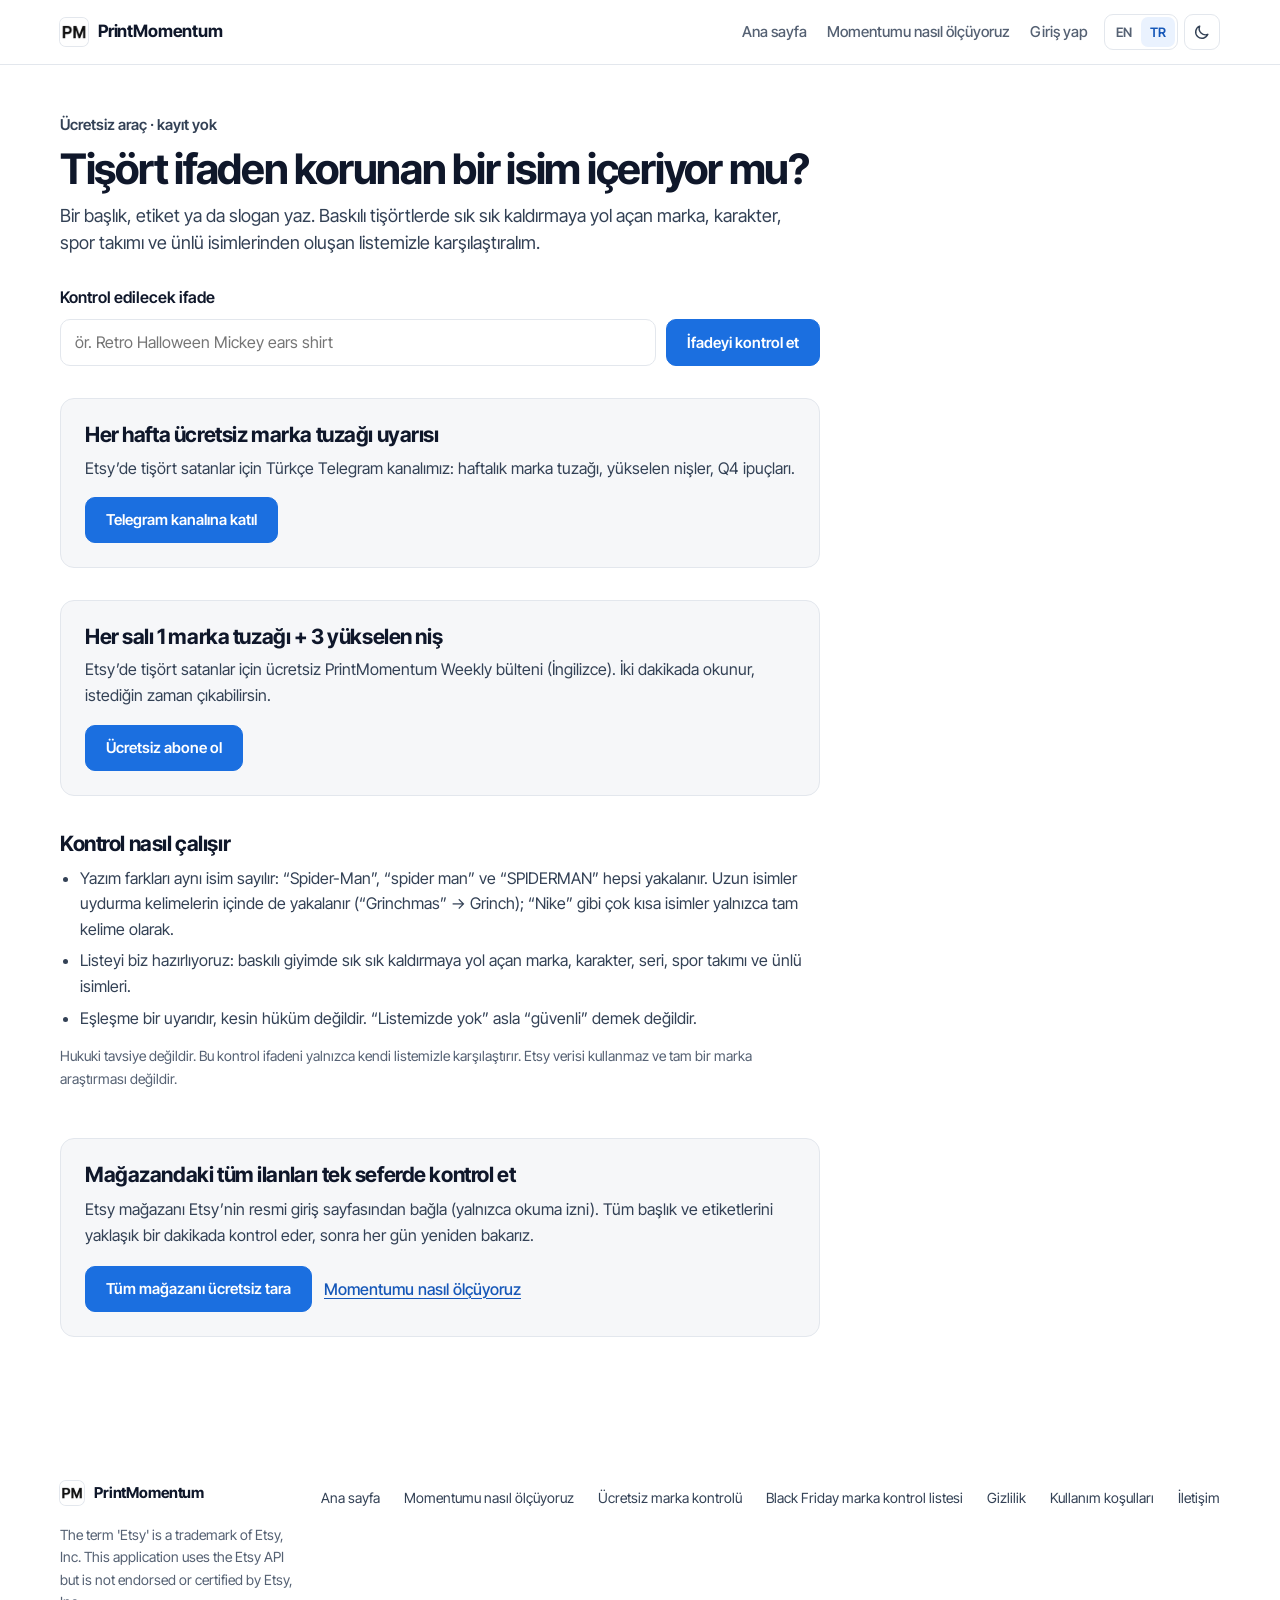
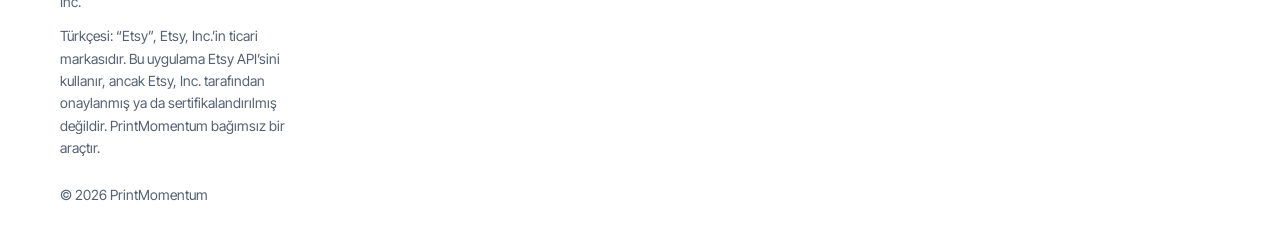
<file: tr/trademark-check/index.html>
<!doctype html>
<!-- Generated by scripts/build-pages.mjs from trademark-check/index.html + i18n.js. Do not edit by hand. -->
<html lang="tr" data-theme="light">
  <head>
    <meta charset="UTF-8" />
    <meta name="viewport" content="width=device-width, initial-scale=1.0" />
    <meta name="robots" content="index,follow" />
    <meta name="theme-color" content="#f6f7f9" />
    <meta name="color-scheme" content="light dark" />
    <script src="/theme-init.js?v=20261006-1"></script>
    <title data-i18n="check.metaTitle">Tişört satıcıları için ücretsiz marka ifadesi kontrolü · PrintMomentum</title>
    <meta name="description" content="Bir tişört başlığı, etiketi ya da sloganı yaz; listemizdeki korunan bir marka, karakter, takım ya da ünlü adı içerip içermediğini gör. Ücretsiz, kayıt yok. Hukuki tavsiye değildir." data-i18n-attr="content:check.metaDesc" />
    <!-- Language variants are two static pages: /trademark-check/ (English) and /tr/trademark-check/ (Turkish), generated by scripts/build-pages.mjs. -->
    <link rel="canonical" href="https://printmomentum.com/tr/trademark-check/" />
    <link rel="alternate" hreflang="en" href="https://printmomentum.com/trademark-check/" />
    <link rel="alternate" hreflang="tr" href="https://printmomentum.com/tr/trademark-check/" />
    <link rel="alternate" hreflang="x-default" href="https://printmomentum.com/trademark-check/" />
    <meta property="og:type" content="website" />
    <meta property="og:url" content="https://printmomentum.com/tr/trademark-check/" />
    <meta property="og:site_name" content="PrintMomentum" />
    <meta property="og:locale" content="tr_TR" />
    <meta property="og:locale:alternate" content="en_US" />
    <meta property="og:title" content="Tişört satıcıları için ücretsiz marka ifadesi kontrolü · PrintMomentum" data-i18n-attr="content:check.metaTitle" />
    <meta property="og:description" content="Bir tişört başlığı, etiketi ya da sloganı yaz; listemizdeki korunan bir marka, karakter, takım ya da ünlü adı içerip içermediğini gör. Ücretsiz, kayıt yok. Hukuki tavsiye değildir." data-i18n-attr="content:check.metaDesc" />
    <meta property="og:image" content="https://printmomentum.com/og-image.png?v=2" />
    <link rel="icon" href="/favicon.ico" sizes="any" />
    <link rel="icon" href="/favicon-32.png" type="image/png" sizes="32x32" />
    <link rel="apple-touch-icon" href="/apple-touch-icon.png" />
    <link rel="preconnect" href="https://fonts.googleapis.com" />
    <link rel="preconnect" href="https://fonts.gstatic.com" crossorigin />
    <link href="https://fonts.googleapis.com/css2?family=Inter+Tight:wght@400;500;600;700&display=swap" rel="stylesheet" />
    <link rel="stylesheet" href="/styles.css?v=20261019-tm" />
  </head>
  <body data-page="trademark-check" data-static-lang>
    <a class="skip-link" href="#main" data-i18n="nav.skip">İçeriğe geç</a>

    <header class="site-header">
      <div class="header-row container">
        <a class="wordmark" href="/tr/" aria-label="PrintMomentum ana sayfa" data-i18n-attr="aria-label:brand.home">
          <img class="brand-logo" src="/pm-logo-64.png" alt="" width="28" height="28" />
          <span>PrintMomentum</span>
        </a>
        <nav class="site-nav legal-nav" aria-label="Ana menü" data-i18n-attr="aria-label:nav.primary">
          <a class="nav-link" href="/tr/" data-i18n="footer.home">Ana sayfa</a>
          <a class="nav-link" href="/tr/how-we-measure/" data-i18n="nav.method">Momentumu nasıl ölçüyoruz</a>
          <a class="nav-link" href="https://app.printmomentum.com/auth/login" data-i18n="nav.signIn">Giriş yap</a>
        </nav>
        <div class="header-controls">
          <div class="lang-toggle" role="group" aria-label="Dil" data-i18n-attr="aria-label:lang.group">
            <button type="button" class="pill" data-lang="en" aria-pressed="false" data-i18n="lang.en">EN</button>
            <button type="button" class="pill is-on" data-lang="tr" aria-pressed="true" data-i18n="lang.tr">TR</button>
          </div>
          <button type="button" class="icon-button" id="theme-toggle" aria-label="Switch to dark theme">
            <svg class="icon-moon" viewBox="0 0 20 20" width="18" height="18" aria-hidden="true"><path d="M16.5 12.6A7 7 0 0 1 7.4 3.5a7 7 0 1 0 9.1 9.1Z" fill="none" stroke="currentColor" stroke-width="1.6" stroke-linejoin="round" /></svg>
            <svg class="icon-sun" viewBox="0 0 20 20" width="18" height="18" aria-hidden="true"><circle cx="10" cy="10" r="3.5" fill="none" stroke="currentColor" stroke-width="1.6" /><path d="M10 1.8v2.1M10 16.1v2.1M1.8 10h2.1M16.1 10h2.1M4.2 4.2l1.5 1.5M14.3 14.3l1.5 1.5M4.2 15.8l1.5-1.5M14.3 5.7l1.5-1.5" stroke="currentColor" stroke-width="1.6" stroke-linecap="round" /></svg>
          </button>
        </div>
      </div>
    </header>

    <main id="main" class="legal-page container info-page">
      <article>
        <p class="kicker" data-i18n="check.kicker">Ücretsiz araç · kayıt yok</p>
        <h1 data-i18n="check.title">Tişört ifaden korunan bir isim içeriyor mu?</h1>
        <p class="info-lede" data-i18n="check.lede">Bir başlık, etiket ya da slogan yaz. Baskılı tişörtlerde sık sık kaldırmaya yol açan marka, karakter, spor takımı ve ünlü isimlerinden oluşan listemizle karşılaştıralım.</p>

        <form class="phrase-form" id="phrase-form" action="#" novalidate>
          <label class="phrase-label" for="phrase-input" data-i18n="check.label">Kontrol edilecek ifade</label>
          <div class="phrase-row">
            <input class="phrase-input" id="phrase-input" name="q" type="text" maxlength="200" autocomplete="off" spellcheck="false" placeholder="ör. Retro Halloween Mickey ears shirt" data-i18n-attr="placeholder:check.placeholder" required />
            <button class="button" id="phrase-submit" type="submit" data-i18n="check.submit">İfadeyi kontrol et</button>
          </div>
        </form>

        <div class="phrase-result" id="phrase-result" role="status" aria-live="polite" hidden>
          <p class="phrase-error" id="phrase-error" hidden></p>
          <div class="phrase-verdict is-high" id="phrase-high" hidden>
            <p class="phrase-verdict-title"><span class="chip chip-risk" data-i18n="check.highTitle">Yüksek risk</span></p>
            <p data-i18n="check.highBody">Bu ifade listemizdeki bir ismi içeriyor:</p>
            <ul class="phrase-matches" id="phrase-matches"></ul>
            <p data-i18n="check.highTip">Tişörtte korunan bir isim kullanmak ilanın kaldırılmasına ya da mağazanın askıya alınmasına yol açabilir. İsmi başlıktan ve etiketlerden çıkar ya da satmadan önce hukuki destek al.</p>
          </div>
          <div class="phrase-verdict is-none" id="phrase-none" hidden>
            <p class="phrase-verdict-title"><span class="chip" data-i18n="check.noneTitle">Listemizde yok</span></p>
            <p data-i18n="check.noneBody">Listemizden bir isim bulamadık. Bu, ifadenin güvenli olduğu anlamına gelmez: listemiz tescilli markaların hepsini kapsamaz.</p>
            <p><span data-i18n="check.noneTip">Satmadan önce resmi USPTO marka veritabanında da arama yap.</span> <a class="text-link" href="https://tmsearch.uspto.gov/" rel="noopener" target="_blank" data-i18n="check.usptoLink">USPTO marka aramasını aç</a></p>
          </div>
          <p class="phrase-legal" id="phrase-legal" data-i18n="check.legal" hidden>Hukuki tavsiye değildir. Bu kontrol ifadeni yalnızca kendi listemizle karşılaştırır. Etsy verisi kullanmaz ve tam bir marka araştırması değildir.</p>
          <!-- Next step after any result (hidden on errors): scan the whole shop, or the weekly newsletter -->
          <div class="info-cta phrase-next" id="phrase-next" hidden>
            <h2 class="tg-cta-title" data-i18n="check.nextTitle">Bu tek bir ifadeydi. Mağazanda çok daha fazlası var.</h2>
            <p data-i18n="check.nextBody">Etsy mağazanı Etsy’nin resmi giriş sayfasından bağla (yalnızca okuma izni), tüm başlık ve etiketlerini yaklaşık bir dakikada kontrol edelim. 14 gün Pro ücretsiz, kart gerekmez.</p>
            <div class="hero-actions">
              <a class="button" href="https://app.printmomentum.com/auth/login?returnTo=%2Fstores" data-i18n="check.ctaButton">Tüm mağazanı ücretsiz tara</a>
              <a class="text-link info-cta-link" href="https://printmomentum-weekly.beehiiv.com/?utm_source=website&amp;utm_medium=social&amp;utm_campaign=newsletter-signup" target="_blank" rel="noopener" data-i18n="check.nextNl">Ya da her salı bir marka tuzağını e-postayla al (İngilizce)</a>
            </div>
          </div>
        </div>

        <!-- Telegram channel: Turkish pages only (hidden here; shown on the generated /tr/ copy and by script.js for locale tr) -->
        <section class="tg-section-inline" aria-labelledby="tg-title" data-lang-section="tr">
          <div class="info-cta tg-cta">
            <h2 id="tg-title" class="tg-cta-title" data-i18n="tg.title">Her hafta ücretsiz marka tuzağı uyarısı</h2>
            <p data-i18n="tg.body">Etsy’de tişört satanlar için Türkçe Telegram kanalımız: haftalık marka tuzağı, yükselen nişler, Q4 ipuçları.</p>
            <div class="hero-actions">
              <a class="button" href="https://t.me/printmomentumtr" target="_blank" rel="noopener" data-i18n="tg.button">Telegram kanalına katıl</a>
            </div>
          </div>
        </section>

        <!-- Weekly newsletter signup (all languages; the newsletter itself is in English) -->
        <section class="tg-section-inline" aria-labelledby="nl-title">
          <div class="info-cta tg-cta">
            <h2 id="nl-title" class="tg-cta-title" data-i18n="nl.title">Her salı 1 marka tuzağı + 3 yükselen niş</h2>
            <p data-i18n="nl.body">Etsy’de tişört satanlar için ücretsiz PrintMomentum Weekly bülteni (İngilizce). İki dakikada okunur, istediğin zaman çıkabilirsin.</p>
            <div class="hero-actions">
              <a class="button" href="https://printmomentum-weekly.beehiiv.com/?utm_source=website&amp;utm_medium=social&amp;utm_campaign=newsletter-signup" target="_blank" rel="noopener" data-i18n="nl.button">Ücretsiz abone ol</a>
            </div>
          </div>
        </section>

        <h2 data-i18n="check.howTitle">Kontrol nasıl çalışır</h2>
        <ul>
          <li data-i18n="check.how1">Yazım farkları aynı isim sayılır: “Spider-Man”, “spider man” ve “SPIDERMAN” hepsi yakalanır. Uzun isimler uydurma kelimelerin içinde de yakalanır (“Grinchmas” → Grinch); “Nike” gibi çok kısa isimler yalnızca tam kelime olarak.</li>
          <li data-i18n="check.how2">Listeyi biz hazırlıyoruz: baskılı giyimde sık sık kaldırmaya yol açan marka, karakter, seri, spor takımı ve ünlü isimleri.</li>
          <li data-i18n="check.how3">Eşleşme bir uyarıdır, kesin hüküm değildir. “Listemizde yok” asla “güvenli” demek değildir.</li>
        </ul>
        <p class="phrase-legal-static" data-i18n="check.legal">Hukuki tavsiye değildir. Bu kontrol ifadeni yalnızca kendi listemizle karşılaştırır. Etsy verisi kullanmaz ve tam bir marka araştırması değildir.</p>

        <section class="info-cta" aria-labelledby="check-cta-title">
          <h2 id="check-cta-title" data-i18n="check.ctaTitle">Mağazandaki tüm ilanları tek seferde kontrol et</h2>
          <p data-i18n="check.ctaBody">Etsy mağazanı Etsy’nin resmi giriş sayfasından bağla (yalnızca okuma izni). Tüm başlık ve etiketlerini yaklaşık bir dakikada kontrol eder, sonra her gün yeniden bakarız.</p>
          <div class="hero-actions">
            <a class="button" href="https://app.printmomentum.com/auth/login?returnTo=%2Fstores" data-i18n="check.ctaButton">Tüm mağazanı ücretsiz tara</a>
            <a class="text-link info-cta-link" href="/tr/how-we-measure/" data-i18n="check.methodLink">Momentumu nasıl ölçüyoruz</a>
          </div>
        </section>
      </article>
    </main>

    <footer class="site-footer">
      <div class="container footer-grid">
        <div class="footer-brand">
          <a class="wordmark" href="/tr/" aria-label="PrintMomentum ana sayfa" data-i18n-attr="aria-label:brand.home">
            <img class="brand-logo" src="/pm-logo-64.png" alt="" width="24" height="24" loading="lazy" />
            <span>PrintMomentum</span>
          </a>
          <p class="disclaimer" data-i18n="footer.disclaimer">The term 'Etsy' is a trademark of Etsy, Inc. This application uses the Etsy API but is not endorsed or certified by Etsy, Inc.</p>
          <p class="disclaimer" data-i18n="footer.disclaimerNote">Türkçesi: “Etsy”, Etsy, Inc.’in ticari markasıdır. Bu uygulama Etsy API’sini kullanır, ancak Etsy, Inc. tarafından onaylanmış ya da sertifikalandırılmış değildir. PrintMomentum bağımsız bir araçtır.</p>
        </div>
        <nav class="footer-nav" aria-label="Alt menü" data-i18n-attr="aria-label:footer.nav">
          <a href="/tr/" data-i18n="footer.home">Ana sayfa</a>
          <a href="/tr/how-we-measure/" data-i18n="nav.method">Momentumu nasıl ölçüyoruz</a>
          <a href="/tr/trademark-check/" data-i18n="nav.phraseCheck">Ücretsiz marka kontrolü</a>
          <a href="/tr/black-friday-trademark-checklist/" data-i18n="nav.bfChecklist">Black Friday marka kontrol listesi</a>
          <a href="/privacy.html?lang=tr" data-i18n="footer.privacy">Gizlilik</a>
          <a href="/terms.html?lang=tr" data-i18n="footer.terms">Kullanım koşulları</a>
          <a href="mailto:hello@printmomentum.com" data-i18n="footer.contact">İletişim</a>
        </nav>
        <p class="footer-copy">© <span id="year">2026</span> PrintMomentum</p>
      </div>
    </footer>

    <script src="/i18n.js?v=20261019-tm"></script>
    <script src="/script.js?v=20261007-ef"></script>
    <script src="/phrase-check.js?v=20261019-tm"></script>
  </body>
</html>
</file>
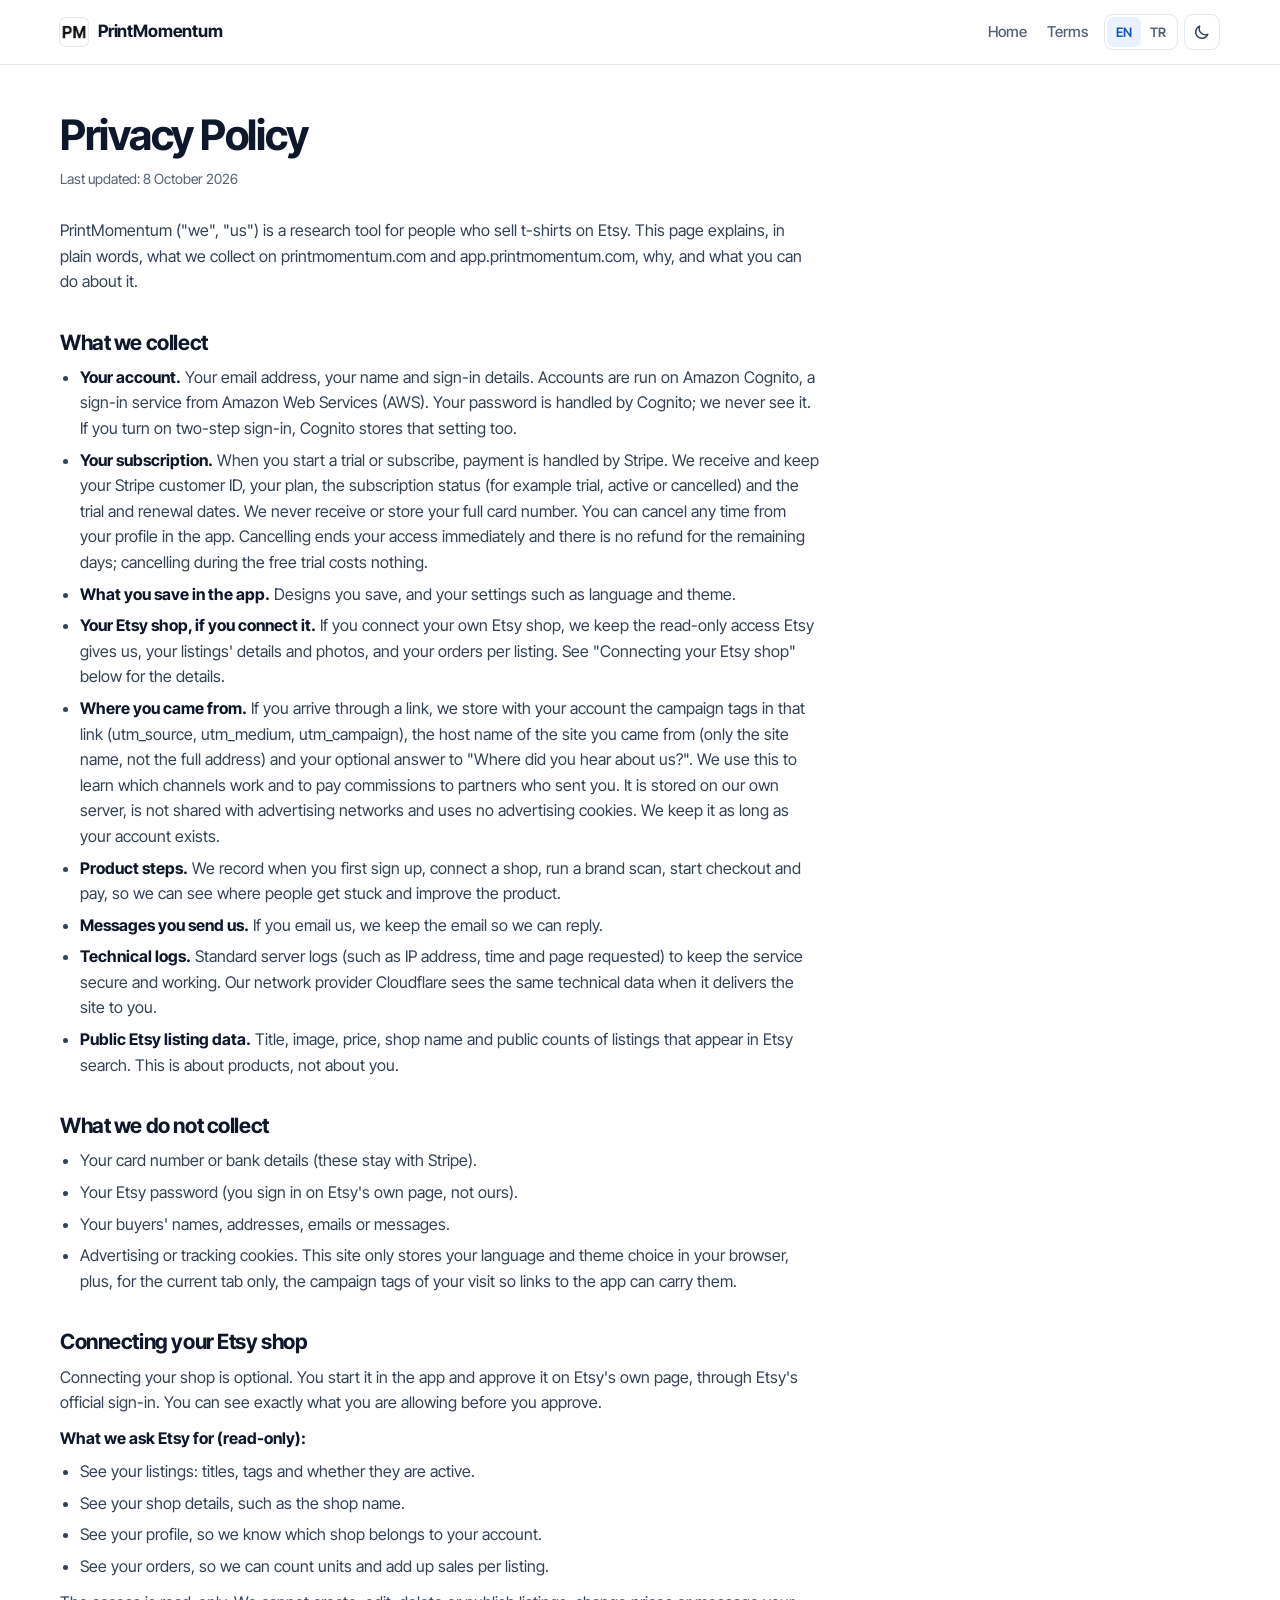
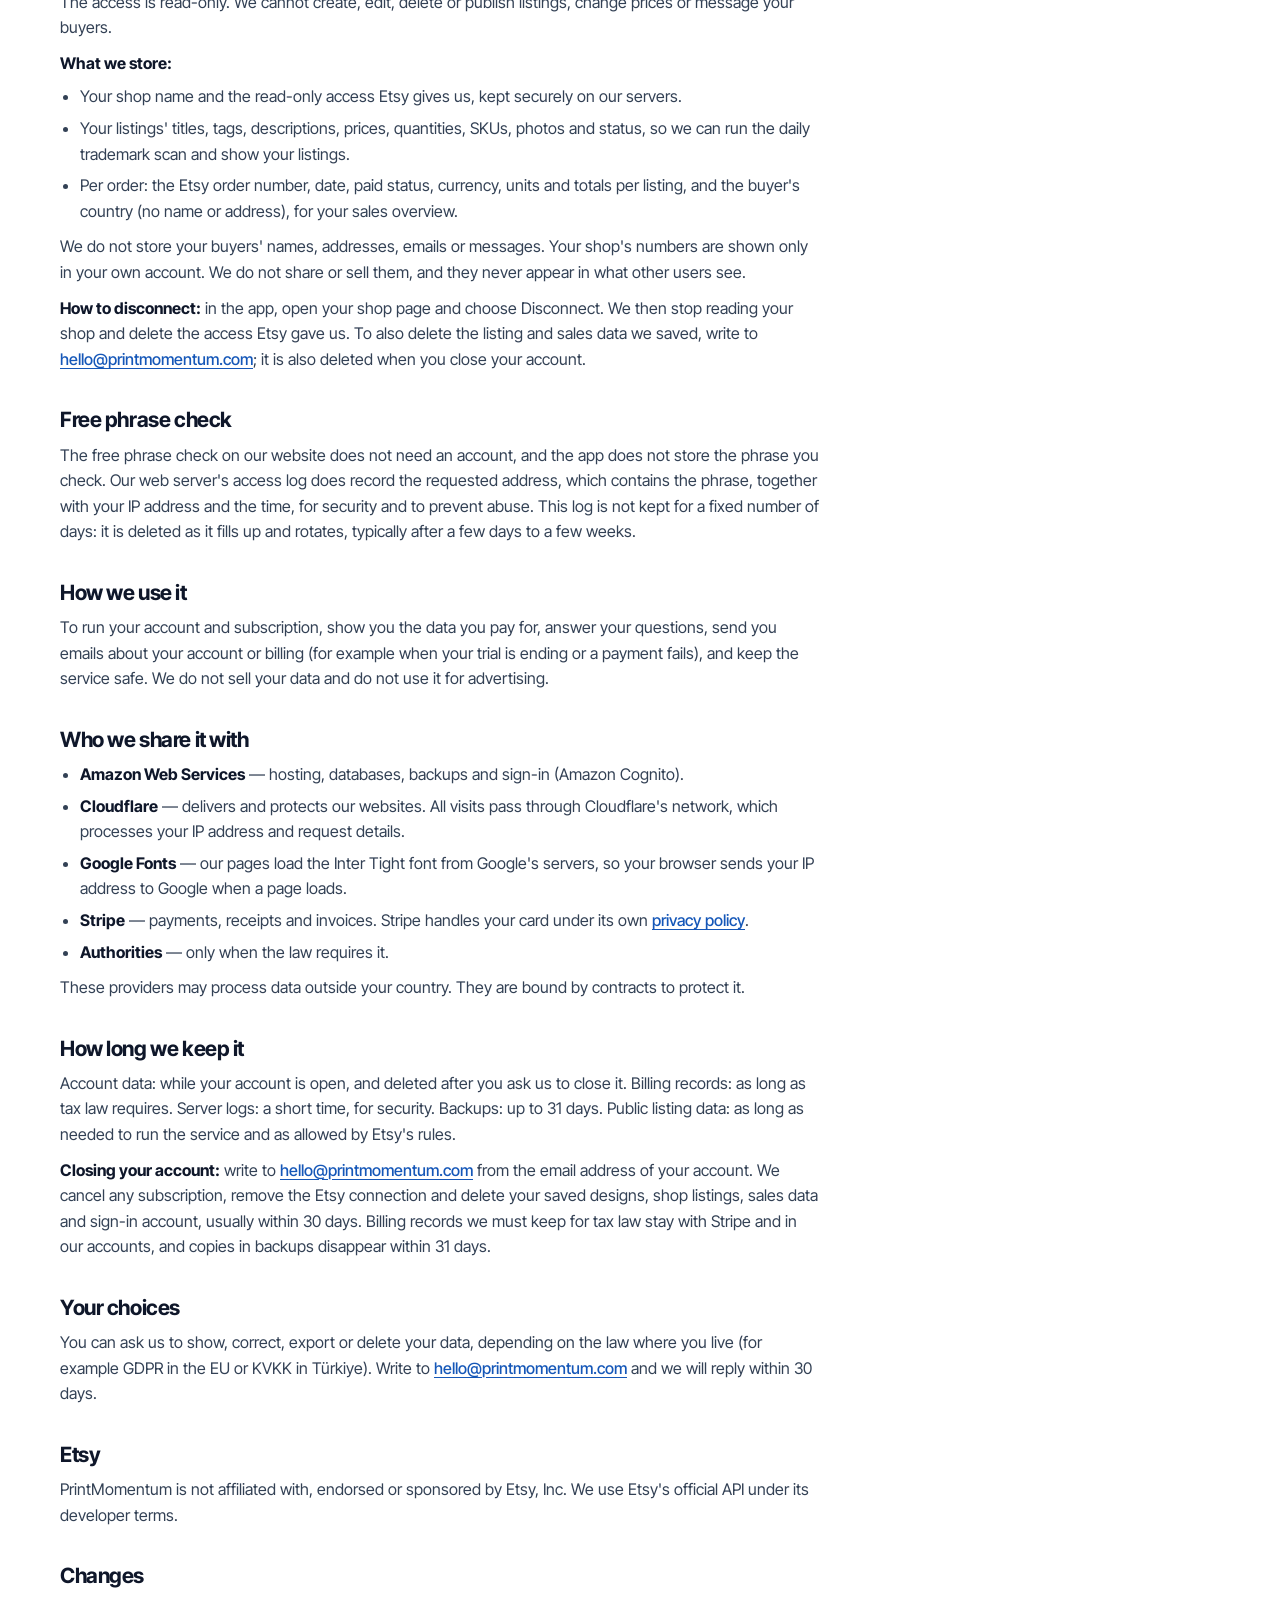
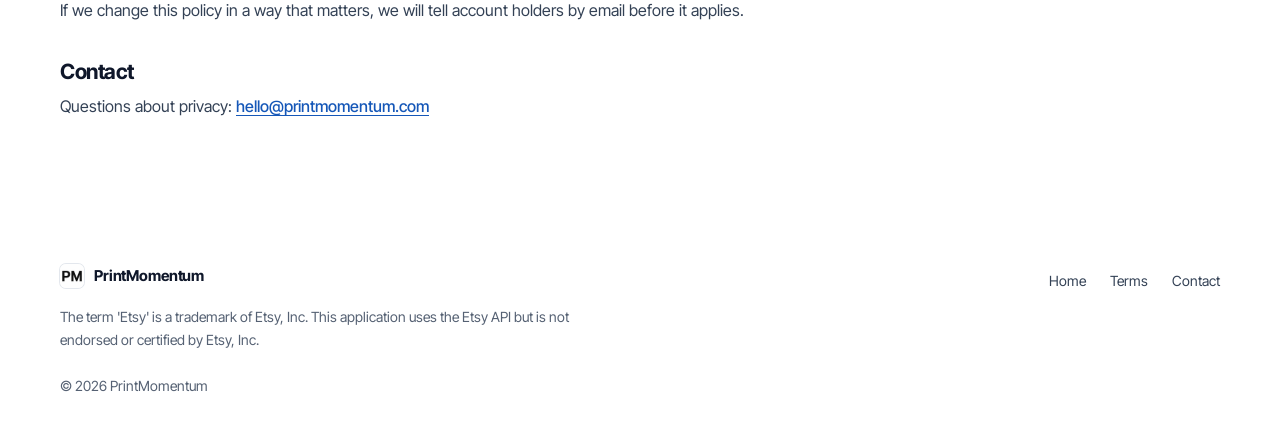
<file: privacy.html>
<!doctype html>
<html lang="en" data-theme="light">
  <head>
    <meta charset="UTF-8" />
    <meta name="viewport" content="width=device-width, initial-scale=1.0" />
    <meta name="robots" content="index,follow" />
    <meta name="theme-color" content="#f6f7f9" />
    <meta name="color-scheme" content="light dark" />
    <script src="/theme-init.js?v=20261006-1"></script>
    <meta name="description" content="What PrintMomentum collects, why, who processes it and how to get your data deleted." data-i18n-attr="content:legal.privacyDesc" />
    <meta property="og:type" content="website" />
    <meta property="og:site_name" content="PrintMomentum" />
    <meta property="og:url" content="https://printmomentum.com/privacy.html" />
    <meta property="og:title" content="Privacy Policy · PrintMomentum" data-i18n-attr="content:legal.privacyTitle" />
    <meta property="og:description" content="What PrintMomentum collects, why, who processes it and how to get your data deleted." data-i18n-attr="content:legal.privacyDesc" />
    <meta property="og:image" content="https://printmomentum.com/og-image.png?v=2" />
    <link rel="canonical" href="https://printmomentum.com/privacy.html" />
    <link rel="icon" href="/favicon.ico" sizes="any" />
    <link rel="icon" href="/favicon-32.png" type="image/png" sizes="32x32" />
    <link rel="apple-touch-icon" href="/apple-touch-icon.png" />
    <link rel="preconnect" href="https://fonts.googleapis.com" />
    <link rel="preconnect" href="https://fonts.gstatic.com" crossorigin />
    <link href="https://fonts.googleapis.com/css2?family=Inter+Tight:wght@400;500;600;700&display=swap" rel="stylesheet" />
    <link rel="stylesheet" href="/styles.css?v=20261111-bf" />
    <title data-i18n="legal.privacyTitle">Privacy Policy · PrintMomentum</title>
  </head>
  <body>
    <a class="skip-link" href="#main" data-i18n="nav.skip">Skip to content</a>

    <header class="site-header">
      <div class="header-row container">
        <a class="wordmark" href="/" aria-label="PrintMomentum home" data-i18n-attr="aria-label:brand.home">
          <img class="brand-logo" src="/pm-logo-64.png" alt="" width="28" height="28" />
          <span>PrintMomentum</span>
        </a>
        <nav class="site-nav legal-nav" aria-label="Legal pages" data-i18n-attr="aria-label:legal.nav">
          <a class="nav-link" href="/" data-i18n="footer.home">Home</a>
          <a class="nav-link" href="/terms.html" data-i18n="footer.terms">Terms</a>
        </nav>
        <div class="header-controls">
          <div class="lang-toggle" role="group" aria-label="Language" data-i18n-attr="aria-label:lang.group">
            <button type="button" class="pill is-on" data-lang="en" aria-pressed="true" data-i18n="lang.en">EN</button>
            <button type="button" class="pill" data-lang="tr" aria-pressed="false" data-i18n="lang.tr">TR</button>
          </div>
          <button type="button" class="icon-button" id="theme-toggle" aria-label="Switch to dark theme">
            <svg class="icon-moon" viewBox="0 0 20 20" width="18" height="18" aria-hidden="true"><path d="M16.5 12.6A7 7 0 0 1 7.4 3.5a7 7 0 1 0 9.1 9.1Z" fill="none" stroke="currentColor" stroke-width="1.6" stroke-linejoin="round" /></svg>
            <svg class="icon-sun" viewBox="0 0 20 20" width="18" height="18" aria-hidden="true"><circle cx="10" cy="10" r="3.5" fill="none" stroke="currentColor" stroke-width="1.6" /><path d="M10 1.8v2.1M10 16.1v2.1M1.8 10h2.1M16.1 10h2.1M4.2 4.2l1.5 1.5M14.3 14.3l1.5 1.5M4.2 15.8l1.5-1.5M14.3 5.7l1.5-1.5" stroke="currentColor" stroke-width="1.6" stroke-linecap="round" /></svg>
          </button>
        </div>
      </div>
    </header>

    <main id="main" class="legal-page container">
        <article data-lang-section="en" lang="en">
          <h1>Privacy Policy</h1>
          <p class="updated">Last updated: 8 October 2026</p>
          <p>
            PrintMomentum ("we", "us") is a research tool for people who sell t-shirts on Etsy. This page explains, in
            plain words, what we collect on printmomentum.com and app.printmomentum.com, why, and what you can do about it.
          </p>

          <h2>What we collect</h2>
          <ul>
            <li>
              <strong>Your account.</strong> Your email address, your name and sign-in details. Accounts are run on
              Amazon Cognito, a sign-in service from Amazon Web Services (AWS). Your password is handled by Cognito; we
              never see it. If you turn on two-step sign-in, Cognito stores that setting too.
            </li>
            <li>
              <strong>Your subscription.</strong> When you start a trial or subscribe, payment is handled by Stripe. We
              receive and keep your Stripe customer ID, your plan, the subscription status (for example trial, active or
              cancelled) and the trial and renewal dates. We never receive or store your full card number. You can
              cancel any time from your profile in the app. Cancelling ends your access immediately and there is no
              refund for the remaining days; cancelling during the free trial costs nothing.
            </li>
            <li>
              <strong>What you save in the app.</strong> Designs you save, and your settings such as language and theme.
            </li>
            <li>
              <strong>Your Etsy shop, if you connect it.</strong> If you connect your own Etsy shop, we keep the
              read-only access Etsy gives us, your listings' details and photos, and your orders per listing. See
              "Connecting your Etsy shop" below for the details.
            </li>
            <li>
              <strong>Where you came from.</strong> If you arrive through a link, we store with your account the
              campaign tags in that link (utm_source, utm_medium, utm_campaign), the host name of the site you came
              from (only the site name, not the full address) and your optional answer to "Where did you hear about
              us?". We use this to learn which channels work and to pay commissions to partners who sent you. It is
              stored on our own server, is not shared with advertising networks and uses no advertising cookies. We
              keep it as long as your account exists.
            </li>
            <li>
              <strong>Product steps.</strong> We record when you first sign up, connect a shop, run a brand scan,
              start checkout and pay, so we can see where people get stuck and improve the product.
            </li>
            <li>
              <strong>Messages you send us.</strong> If you email us, we keep the email so we can reply.
            </li>
            <li>
              <strong>Technical logs.</strong> Standard server logs (such as IP address, time and page requested) to
              keep the service secure and working. Our network provider Cloudflare sees the same technical data when
              it delivers the site to you.
            </li>
            <li>
              <strong>Public Etsy listing data.</strong> Title, image, price, shop name and public counts of listings that
              appear in Etsy search. This is about products, not about you.
            </li>
          </ul>

          <h2>What we do not collect</h2>
          <ul>
            <li>Your card number or bank details (these stay with Stripe).</li>
            <li>Your Etsy password (you sign in on Etsy's own page, not ours).</li>
            <li>Your buyers' names, addresses, emails or messages.</li>
            <li>Advertising or tracking cookies. This site only stores your language and theme choice in your browser,
              plus, for the current tab only, the campaign tags of your visit so links to the app can carry them.</li>
          </ul>

          <h2>Connecting your Etsy shop</h2>
          <p>
            Connecting your shop is optional. You start it in the app and approve it on Etsy's own page, through Etsy's
            official sign-in. You can see exactly what you are allowing before you approve.
          </p>
          <p><strong>What we ask Etsy for (read-only):</strong></p>
          <ul>
            <li>See your listings: titles, tags and whether they are active.</li>
            <li>See your shop details, such as the shop name.</li>
            <li>See your profile, so we know which shop belongs to your account.</li>
            <li>See your orders, so we can count units and add up sales per listing.</li>
          </ul>
          <p>
            The access is read-only. We cannot create, edit, delete or publish listings, change prices or message your
            buyers.
          </p>
          <p><strong>What we store:</strong></p>
          <ul>
            <li>Your shop name and the read-only access Etsy gives us, kept securely on our servers.</li>
            <li>Your listings' titles, tags, descriptions, prices, quantities, SKUs, photos and status, so we can run
              the daily trademark scan and show your listings.</li>
            <li>Per order: the Etsy order number, date, paid status, currency, units and totals per listing, and the
              buyer's country (no name or address), for your sales overview.</li>
          </ul>
          <p>
            We do not store your buyers' names, addresses, emails or messages. Your shop's numbers are shown only in your
            own account. We do not share or sell them, and they never appear in what other users see.
          </p>
          <p>
            <strong>How to disconnect:</strong> in the app, open your shop page and choose Disconnect. We then stop
            reading your shop and delete the access Etsy gave us. To also delete the listing and sales data we saved,
            write to <a class="text-link" href="mailto:hello@printmomentum.com">hello@printmomentum.com</a>; it is also
            deleted when you close your account.
          </p>

          <h2>Free phrase check</h2>
          <p>
            The free phrase check on our website does not need an account, and the app does not store the phrase you
            check. Our web server's access log does record the requested address, which contains the phrase, together
            with your IP address and the time, for security and to prevent abuse. This log is not kept for a fixed
            number of days: it is deleted as it fills up and rotates, typically after a few days to a few weeks.
          </p>

          <h2>How we use it</h2>
          <p>
            To run your account and subscription, show you the data you pay for, answer your questions, send you
            emails about your account or billing (for example when your trial is ending or a payment fails), and keep the service safe.
            We do not sell your data and do not use it for advertising.
          </p>

          <h2>Who we share it with</h2>
          <ul>
            <li><strong>Amazon Web Services</strong> — hosting, databases, backups and sign-in (Amazon Cognito).</li>
            <li>
              <strong>Cloudflare</strong> — delivers and protects our websites. All visits pass through Cloudflare's
              network, which processes your IP address and request details.
            </li>
            <li>
              <strong>Google Fonts</strong> — our pages load the Inter Tight font from Google's servers, so your browser
              sends your IP address to Google when a page loads.
            </li>
            <li>
              <strong>Stripe</strong> — payments, receipts and invoices. Stripe handles your card under its own
              <a class="text-link" href="https://stripe.com/privacy" rel="noopener">privacy policy</a>.
            </li>
            <li><strong>Authorities</strong> — only when the law requires it.</li>
          </ul>
          <p>These providers may process data outside your country. They are bound by contracts to protect it.</p>

          <h2>How long we keep it</h2>
          <p>
            Account data: while your account is open, and deleted after you ask us to close it. Billing records: as long
            as tax law requires. Server logs: a short time, for security. Backups: up to 31 days. Public listing data: as
            long as needed to run the service and as allowed by Etsy's rules.
          </p>
          <p>
            <strong>Closing your account:</strong> write to
            <a class="text-link" href="mailto:hello@printmomentum.com">hello@printmomentum.com</a> from the email address
            of your account. We cancel any subscription, remove the Etsy connection and delete your saved designs, shop
            listings, sales data and sign-in account, usually within 30 days. Billing records we must keep for tax law
            stay with Stripe and in our accounts, and copies in backups disappear within 31 days.
          </p>

          <h2>Your choices</h2>
          <p>
            You can ask us to show, correct, export or delete your data, depending on the law where you live (for
            example GDPR in the EU or KVKK in Türkiye). Write to
            <a class="text-link" href="mailto:hello@printmomentum.com">hello@printmomentum.com</a> and we will reply within
            30 days.
          </p>

          <h2>Etsy</h2>
          <p>
            PrintMomentum is not affiliated with, endorsed or sponsored by Etsy, Inc. We use Etsy's official API under
            its developer terms.
          </p>

          <h2>Changes</h2>
          <p>If we change this policy in a way that matters, we will tell account holders by email before it applies.</p>

          <h2>Contact</h2>
          <p>Questions about privacy: <a class="text-link" href="mailto:hello@printmomentum.com">hello@printmomentum.com</a></p>
        </article>

        <article data-lang-section="tr" lang="tr" hidden>
          <h1>Gizlilik Politikası</h1>
          <p class="updated">Son güncelleme: 8 Ekim 2026</p>
          <p>
            PrintMomentum ("biz"), Etsy'de tişört satanlar için bir araştırma aracıdır. Bu sayfa, printmomentum.com ve
            app.printmomentum.com üzerinde neleri topladığımızı, neden topladığımızı ve bu konuda neler yapabileceğini sade
            bir dille anlatır.
          </p>

          <h2>Neleri topluyoruz</h2>
          <ul>
            <li>
              <strong>Hesabın.</strong> E-posta adresin, adın ve giriş bilgilerin. Hesaplar, Amazon Web Services'in (AWS)
              giriş hizmeti Amazon Cognito üzerinde çalışır. Şifren Cognito tarafından işlenir; biz şifreni hiç görmeyiz.
              İki adımlı girişi açarsan bu ayarı da Cognito saklar.
            </li>
            <li>
              <strong>Aboneliğin.</strong> Denemeyi başlattığında ya da abone olduğunda ödemeyi Stripe alır. Biz Stripe
              müşteri numaranı, planını, abonelik durumunu (deneme, aktif, iptal edildi gibi) ve deneme ile yenileme
              tarihlerini saklarız. Kart numaranın tamamı bize hiçbir zaman gelmez ve bizde saklanmaz. Aboneliğini
              uygulamadaki profilinden istediğin zaman iptal edebilirsin. İptal ettiğinde erişimin hemen sona erer ve
              kalan günler için iade yapılmaz; ücretsiz deneme sırasında iptal edersen hiçbir ücret ödemezsin.
            </li>
            <li>
              <strong>Uygulamada kaydettiklerin.</strong> Kaydettiğin tasarımlar ve dil, tema gibi ayarların.
            </li>
            <li>
              <strong>Bağlarsan Etsy mağazan.</strong> Kendi Etsy mağazanı bağlarsan, Etsy'nin bize verdiği yalnızca
              okuma iznini, ilanlarının bilgilerini ve fotoğraflarını ve ilan başına siparişlerini saklarız. Ayrıntılar
              aşağıdaki "Etsy mağazanı bağlamak" bölümünde.
            </li>
            <li>
              <strong>Nereden geldiğin.</strong> Bir bağlantı üzerinden gelirsen, o bağlantıdaki kampanya etiketlerini
              (utm_source, utm_medium, utm_campaign), geldiğin sitenin yalnızca alan adını (tam adresini değil) ve
              isteğe bağlı "Bizi nereden duydun?" cevabını hesabınla birlikte saklarız. Bunu hangi kanalların işe
              yaradığını görmek ve seni yönlendiren iş ortaklarına komisyon ödemek için kullanırız. Bu bilgiler kendi
              sunucumuzda tutulur, reklam ağlarıyla paylaşılmaz ve reklam çerezi kullanılmaz. Hesabın olduğu sürece
              saklarız.
            </li>
            <li>
              <strong>Üründeki adımların.</strong> İlk kaydolduğun, mağaza bağladığın, marka taraması yaptığın, ödeme
              adımını başlattığın ve ödeme yaptığın anları kaydederiz; böylece nerede takıldığını görüp ürünü
              iyileştiririz.
            </li>
            <li>
              <strong>Bize gönderdiğin mesajlar.</strong> Bize e-posta yazarsan, yanıt verebilmek için o e-postayı saklarız.
            </li>
            <li>
              <strong>Teknik kayıtlar.</strong> Hizmeti güvenli ve çalışır tutmak için standart sunucu kayıtları (IP adresi,
              saat, istenen sayfa gibi). Siteyi sana ulaştıran ağ sağlayıcımız Cloudflare da aynı teknik verileri görür.
            </li>
            <li>
              <strong>Herkese açık Etsy ilan verileri.</strong> Etsy aramasında görünen ilanların başlığı, görseli, fiyatı,
              mağaza adı ve herkese açık sayıları. Bu veriler seninle değil, ürünlerle ilgilidir.
            </li>
          </ul>

          <h2>Neleri toplamıyoruz</h2>
          <ul>
            <li>Kart numaran ya da banka bilgilerin (bunlar Stripe'ta kalır).</li>
            <li>Etsy şifren (girişi bizim değil, Etsy'nin kendi sayfasında yaparsın).</li>
            <li>Alıcılarının adı, adresi, e-postası ya da mesajları.</li>
            <li>Reklam ya da takip çerezleri. Bu site tarayıcında yalnızca dil ve tema seçimini, bir de uygulamaya giden
              bağlantılar bunları taşıyabilsin diye yalnızca açık sekme için ziyaretinin kampanya etiketlerini saklar.</li>
          </ul>

          <h2>Etsy mağazanı bağlamak</h2>
          <p>
            Mağazanı bağlamak isteğe bağlıdır. Bağlantıyı uygulamada başlatır, Etsy'nin kendi sayfasında, Etsy'nin resmi
            girişiyle onaylarsın. Onaylamadan önce neye izin verdiğini tam olarak görürsün.
          </p>
          <p><strong>Etsy'den istediğimiz izinler (yalnızca okuma):</strong></p>
          <ul>
            <li>İlanlarını görmek: başlık, etiketler ve yayında olup olmadıkları.</li>
            <li>Mağaza bilgilerini görmek, ör. mağaza adı.</li>
            <li>Profilini görmek; böylece hangi mağazanın senin hesabına ait olduğunu biliriz.</li>
            <li>Siparişlerini görmek; böylece ilan başına satılan adedi ve tutarı hesaplarız.</li>
          </ul>
          <p>
            İzin yalnızca okuma içindir. İlan oluşturamaz, düzenleyemez, silemez ya da yayınlayamaz; fiyat değiştiremez
            ve alıcılarına mesaj gönderemeyiz.
          </p>
          <p><strong>Neleri saklıyoruz:</strong></p>
          <ul>
            <li>Mağaza adın ve Etsy'nin bize verdiği okuma izni; sunucularımızda güvenli şekilde tutulur.</li>
            <li>Günlük marka taramasını yapabilmek ve ilanlarını gösterebilmek için ilanlarının başlık, etiket, açıklama,
              fiyat, stok adedi, SKU, fotoğraf ve durum bilgileri.</li>
            <li>Satış özetin için sipariş başına Etsy sipariş numarası, tarih, ödeme durumu, para birimi, ilan başına adet
              ve tutar ile alıcının ülkesi (ad ya da adres değil).</li>
          </ul>
          <p>
            Alıcılarının adını, adresini, e-postasını ya da mesajlarını saklamayız. Mağazanın rakamları yalnızca kendi
            hesabında görünür. Bunları kimseyle paylaşmaz, satmayız; diğer kullanıcıların gördüğü yerlerde asla yer
            almazlar.
          </p>
          <p>
            <strong>Bağlantıyı nasıl kaldırırsın:</strong> uygulamada mağaza sayfanı aç ve "Bağlantıyı kaldır"ı seç.
            Mağazanı okumayı bırakır, Etsy'nin verdiği izni sileriz. Kaydettiğimiz ilan ve satış verilerinin de
            silinmesini istersen <a class="text-link" href="mailto:hello@printmomentum.com">hello@printmomentum.com</a>
            adresine yaz; hesabını kapattığında da bu veriler silinir.
          </p>

          <h2>Ücretsiz ifade kontrolü</h2>
          <p>
            Sitemizdeki ücretsiz ifade kontrolü için hesap gerekmez ve kontrol ettiğin ifadeyi uygulama saklamaz. Ancak
            web sunucumuzun erişim kaydı, güvenlik ve kötüye kullanımı önlemek için istenen adresi (ifade bu adresin
            içindedir), IP adresinle ve saatle birlikte kaydeder. Bu kayıt sabit bir gün sayısı boyunca tutulmaz: doldukça
            dönüşümlü olarak silinir, genellikle birkaç gün ile birkaç hafta arasında.
          </p>

          <h2>Bunları ne için kullanıyoruz</h2>
          <p>
            Hesabını ve aboneliğini yürütmek, ödediğin verileri sana göstermek, sorularını yanıtlamak, hesabın ya da
            ödemelerin hakkında e-posta göndermek (ör. denemen bitmek üzereyken ya da bir ödeme alınamadığında) ve hizmeti güvende tutmak için.
            Verilerini satmayız ve reklam için kullanmayız.
          </p>

          <h2>Kimlerle paylaşıyoruz</h2>
          <ul>
            <li><strong>Amazon Web Services</strong>: barındırma, veritabanları, yedekler ve giriş (Amazon Cognito).</li>
            <li>
              <strong>Cloudflare</strong>: web sitelerimizi sana ulaştırır ve korur. Tüm ziyaretler Cloudflare ağından
              geçer; Cloudflare IP adresini ve istek bilgilerini işler.
            </li>
            <li>
              <strong>Google Fonts</strong>: sayfalarımız Inter Tight yazı tipini Google sunucularından yükler; bu yüzden
              bir sayfa açıldığında tarayıcın IP adresini Google'a gönderir.
            </li>
            <li>
              <strong>Stripe</strong>: ödemeler, makbuzlar ve faturalar. Stripe kart bilgilerini kendi
              <a class="text-link" href="https://stripe.com/privacy" rel="noopener">gizlilik politikasına</a> göre işler.
            </li>
            <li><strong>Resmi kurumlar</strong>: yalnızca yasa gerektirdiğinde.</li>
          </ul>
          <p>Bu hizmet sağlayıcılar verileri yaşadığın ülkenin dışında işleyebilir. Sözleşmeyle verileri korumakla yükümlüdürler.</p>

          <h2>Ne kadar süre saklıyoruz</h2>
          <p>
            Hesap verileri: hesabın açık olduğu sürece; kapatmamızı istediğinde silinir. Ödeme kayıtları: vergi
            mevzuatının gerektirdiği süre kadar. Sunucu kayıtları: güvenlik için kısa bir süre. Yedekler: en fazla 31 gün.
            Herkese açık ilan verileri: hizmeti yürütmek için gerektiği ve Etsy kurallarının izin verdiği sürece.
          </p>
          <p>
            <strong>Hesabını kapatmak:</strong> hesabının e-posta adresinden
            <a class="text-link" href="mailto:hello@printmomentum.com">hello@printmomentum.com</a> adresine yaz.
            Varsa aboneliğini iptal eder, Etsy bağlantısını kaldırır; kaydettiğin tasarımları, mağaza ilanlarını, satış
            verilerini ve giriş hesabını genellikle 30 gün içinde sileriz. Vergi mevzuatı gereği saklamamız gereken ödeme
            kayıtları Stripe'ta ve muhasebemizde kalır; yedeklerdeki kopyalar 31 gün içinde kaybolur.
          </p>

          <h2>Hakların</h2>
          <p>
            Yaşadığın yerin yasalarına göre (ör. Türkiye'de KVKK, AB'de GDPR) verilerini görmek, düzeltmek, dışa aktarmak
            ya da silmek için bize başvurabilirsin.
            <a class="text-link" href="mailto:hello@printmomentum.com">hello@printmomentum.com</a> adresine yaz; 30 gün
            içinde yanıt veririz.
          </p>

          <h2>Etsy</h2>
          <p>
            PrintMomentum, Etsy, Inc. ile bağlantılı değildir ve Etsy tarafından desteklenmez. Etsy'nin resmi API'sini
            geliştirici koşullarına uygun olarak kullanırız.
          </p>

          <h2>Değişiklikler</h2>
          <p>Bu politikayı önemli bir şekilde değiştirirsek, yürürlüğe girmeden önce hesap sahiplerine e-postayla haber veririz.</p>

          <h2>İletişim</h2>
          <p>Gizlilikle ilgili soruların için: <a class="text-link" href="mailto:hello@printmomentum.com">hello@printmomentum.com</a></p>
        </article>
    </main>

    <footer class="site-footer">
      <div class="container footer-grid">
        <div class="footer-brand">
          <a class="wordmark" href="/" aria-label="PrintMomentum home" data-i18n-attr="aria-label:brand.home">
            <img class="brand-logo" src="/pm-logo-64.png" alt="" width="24" height="24" loading="lazy" />
            <span>PrintMomentum</span>
          </a>
          <p class="disclaimer" data-i18n="footer.disclaimer">
            The term "Etsy" is a trademark of Etsy, Inc. This application uses the Etsy API but is not endorsed or
            certified by Etsy, Inc.
          </p>
        </div>
        <nav class="footer-nav" aria-label="Footer" data-i18n-attr="aria-label:footer.nav">
          <a href="/" data-i18n="footer.home">Home</a>
          <a href="/terms.html" data-i18n="footer.terms">Terms</a>
          <a href="mailto:hello@printmomentum.com" data-i18n="footer.contact">Contact</a>
        </nav>
        <p class="footer-copy">© <span id="year">2026</span> PrintMomentum</p>
      </div>
    </footer>
    <script src="/i18n.js?v=20261010-tg"></script>
    <script src="/script.js?v=20261007-2"></script>
  </body>
</html>
</file>
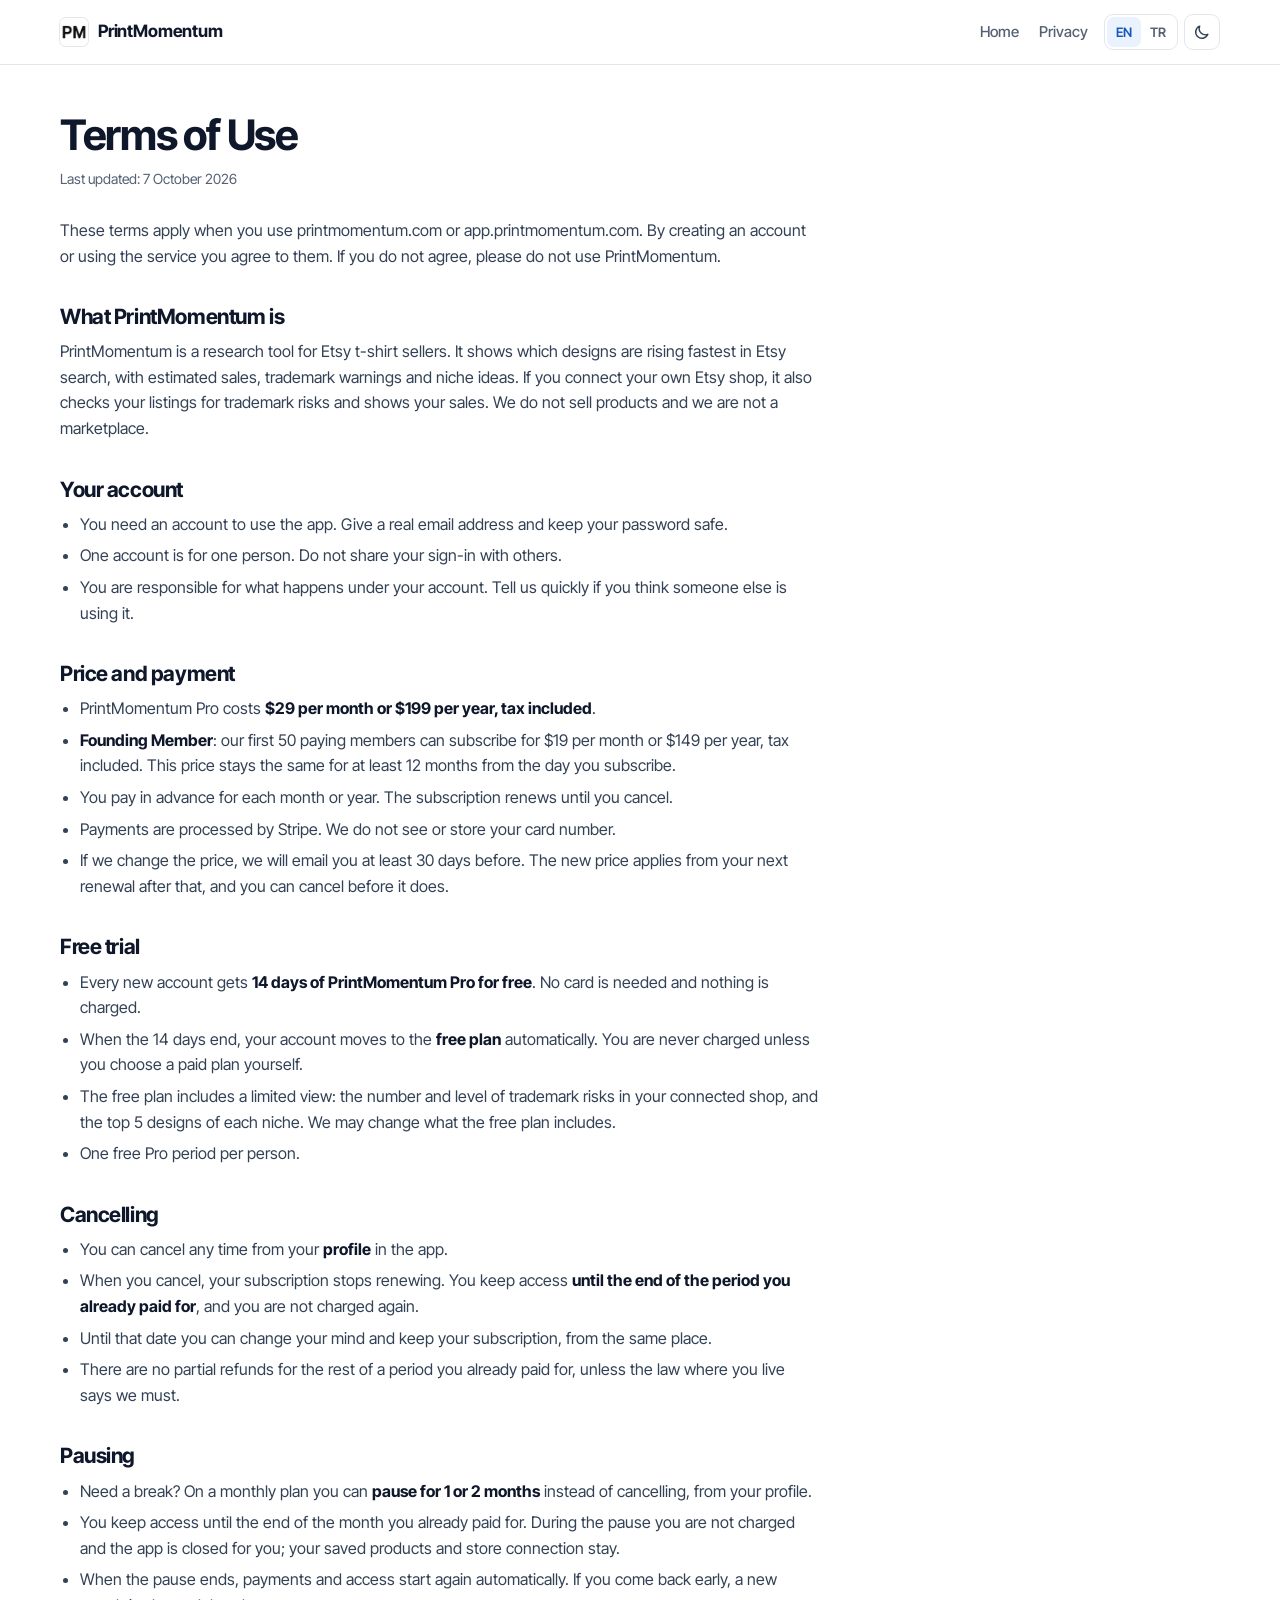
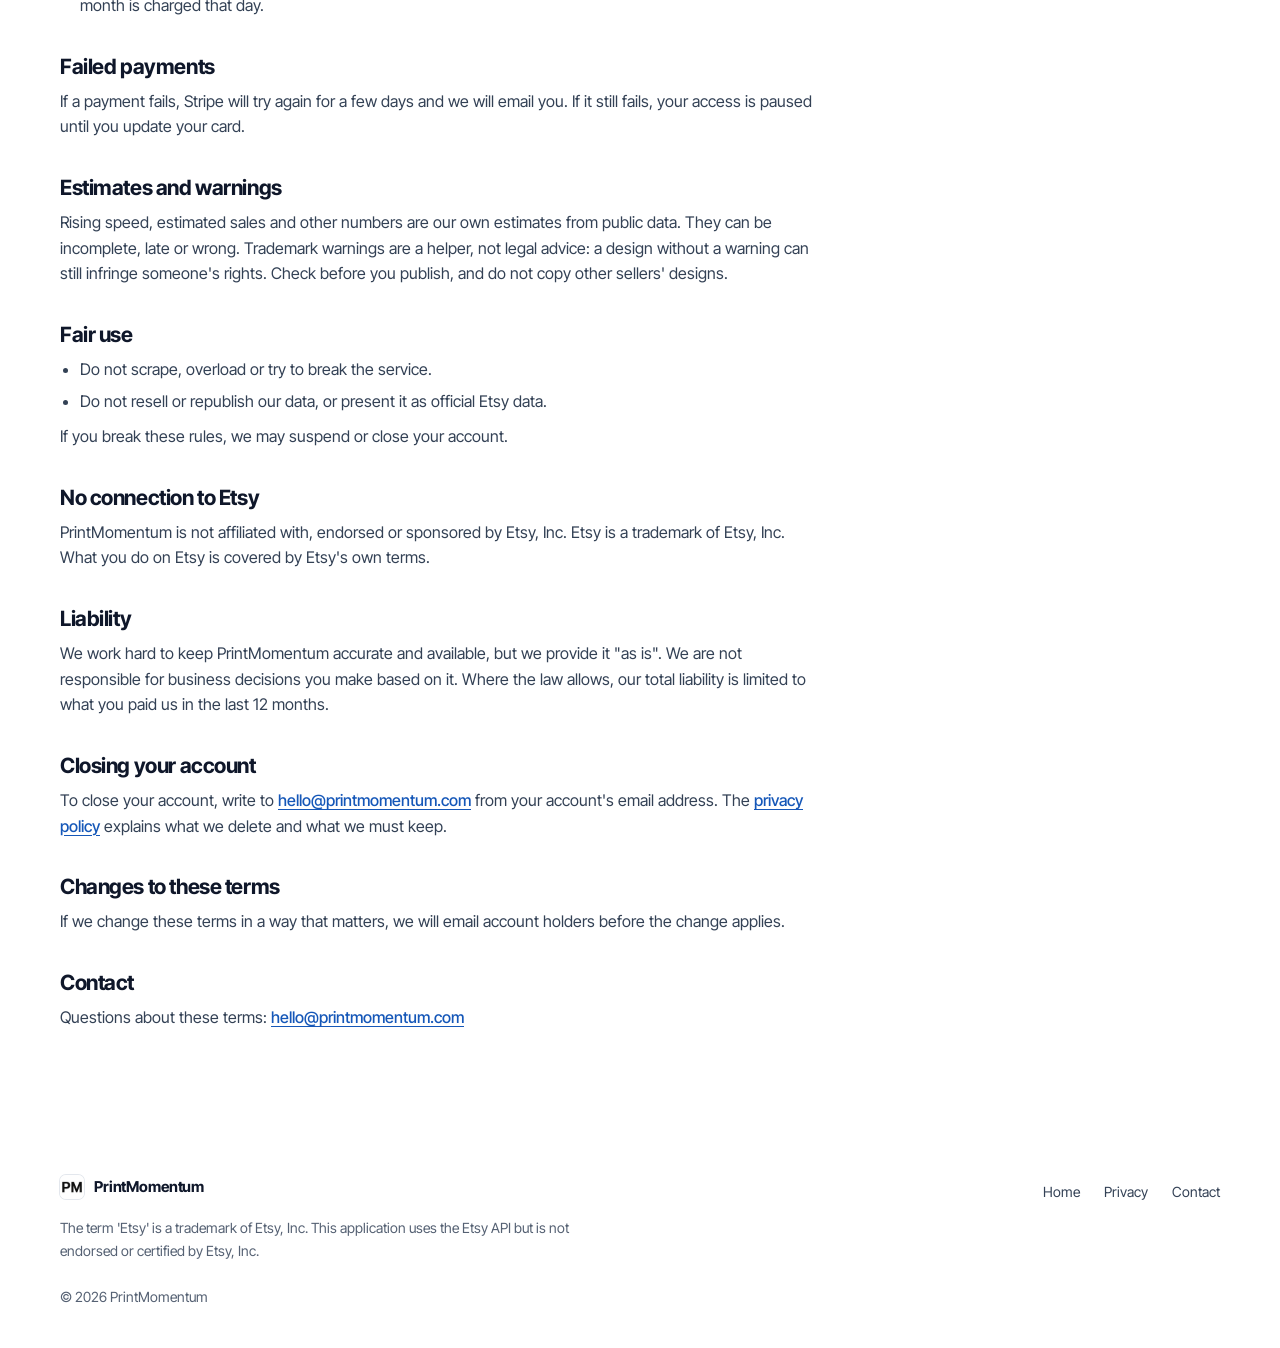
<file: terms.html>
<!doctype html>
<html lang="en" data-theme="light">
  <head>
    <meta charset="UTF-8" />
    <meta name="viewport" content="width=device-width, initial-scale=1.0" />
    <meta name="robots" content="index,follow" />
    <meta name="theme-color" content="#f6f7f9" />
    <meta name="color-scheme" content="light dark" />
    <script src="/theme-init.js?v=20261006-1"></script>
    <meta name="description" content="The rules for using PrintMomentum: price, free trial, cancelling, estimates and fair use." data-i18n-attr="content:legal.termsDesc" />
    <meta property="og:type" content="website" />
    <meta property="og:site_name" content="PrintMomentum" />
    <meta property="og:url" content="https://printmomentum.com/terms.html" />
    <meta property="og:title" content="Terms of Use · PrintMomentum" data-i18n-attr="content:legal.termsTitle" />
    <meta property="og:description" content="The rules for using PrintMomentum: price, free trial, cancelling, estimates and fair use." data-i18n-attr="content:legal.termsDesc" />
    <meta property="og:image" content="https://printmomentum.com/og-image.png?v=2" />
    <link rel="canonical" href="https://printmomentum.com/terms.html" />
    <link rel="icon" href="/favicon.ico" sizes="any" />
    <link rel="icon" href="/favicon-32.png" type="image/png" sizes="32x32" />
    <link rel="apple-touch-icon" href="/apple-touch-icon.png" />
    <link rel="preconnect" href="https://fonts.googleapis.com" />
    <link rel="preconnect" href="https://fonts.gstatic.com" crossorigin />
    <link href="https://fonts.googleapis.com/css2?family=Inter+Tight:wght@400;500;600;700&display=swap" rel="stylesheet" />
    <link rel="stylesheet" href="/styles.css?v=20261111-bf" />
    <title data-i18n="legal.termsTitle">Terms of Use · PrintMomentum</title>
  </head>
  <body>
    <a class="skip-link" href="#main" data-i18n="nav.skip">Skip to content</a>

    <header class="site-header">
      <div class="header-row container">
        <a class="wordmark" href="/" aria-label="PrintMomentum home" data-i18n-attr="aria-label:brand.home">
          <img class="brand-logo" src="/pm-logo-64.png" alt="" width="28" height="28" />
          <span>PrintMomentum</span>
        </a>
        <nav class="site-nav legal-nav" aria-label="Legal pages" data-i18n-attr="aria-label:legal.nav">
          <a class="nav-link" href="/" data-i18n="footer.home">Home</a>
          <a class="nav-link" href="/privacy.html" data-i18n="footer.privacy">Privacy</a>
        </nav>
        <div class="header-controls">
          <div class="lang-toggle" role="group" aria-label="Language" data-i18n-attr="aria-label:lang.group">
            <button type="button" class="pill is-on" data-lang="en" aria-pressed="true" data-i18n="lang.en">EN</button>
            <button type="button" class="pill" data-lang="tr" aria-pressed="false" data-i18n="lang.tr">TR</button>
          </div>
          <button type="button" class="icon-button" id="theme-toggle" aria-label="Switch to dark theme">
            <svg class="icon-moon" viewBox="0 0 20 20" width="18" height="18" aria-hidden="true"><path d="M16.5 12.6A7 7 0 0 1 7.4 3.5a7 7 0 1 0 9.1 9.1Z" fill="none" stroke="currentColor" stroke-width="1.6" stroke-linejoin="round" /></svg>
            <svg class="icon-sun" viewBox="0 0 20 20" width="18" height="18" aria-hidden="true"><circle cx="10" cy="10" r="3.5" fill="none" stroke="currentColor" stroke-width="1.6" /><path d="M10 1.8v2.1M10 16.1v2.1M1.8 10h2.1M16.1 10h2.1M4.2 4.2l1.5 1.5M14.3 14.3l1.5 1.5M4.2 15.8l1.5-1.5M14.3 5.7l1.5-1.5" stroke="currentColor" stroke-width="1.6" stroke-linecap="round" /></svg>
          </button>
        </div>
      </div>
    </header>

    <main id="main" class="legal-page container">
        <article data-lang-section="en" lang="en">
          <h1>Terms of Use</h1>
          <p class="updated">Last updated: 7 October 2026</p>
          <p>
            These terms apply when you use printmomentum.com or app.printmomentum.com. By creating an account or using
            the service you agree to them. If you do not agree, please do not use PrintMomentum.
          </p>

          <h2>What PrintMomentum is</h2>
          <p>
            PrintMomentum is a research tool for Etsy t-shirt sellers. It shows which designs are rising fastest in Etsy
            search, with estimated sales, trademark warnings and niche ideas. If you connect your own Etsy shop, it also
            checks your listings for trademark risks and shows your sales. We do not sell products and we are not a
            marketplace.
          </p>

          <h2>Your account</h2>
          <ul>
            <li>You need an account to use the app. Give a real email address and keep your password safe.</li>
            <li>One account is for one person. Do not share your sign-in with others.</li>
            <li>You are responsible for what happens under your account. Tell us quickly if you think someone else is using it.</li>
          </ul>

          <h2>Price and payment</h2>
          <ul>
            <li>PrintMomentum Pro costs <strong>$29 per month or $199 per year, tax included</strong>.</li>
            <li><strong>Founding Member</strong>: our first 50 paying members can subscribe for $19 per month or $149 per year, tax included. This price stays the same for at least 12 months from the day you subscribe.</li>
            <li>You pay in advance for each month or year. The subscription renews until you cancel.</li>
            <li>Payments are processed by Stripe. We do not see or store your card number.</li>
            <li>If we change the price, we will email you at least 30 days before. The new price applies from your next renewal after that, and you can cancel before it does.</li>
          </ul>

          <h2>Free trial</h2>
          <ul>
            <li>Every new account gets <strong>14 days of PrintMomentum Pro for free</strong>. No card is needed and nothing is charged.</li>
            <li>When the 14 days end, your account moves to the <strong>free plan</strong> automatically. You are never charged unless you choose a paid plan yourself.</li>
            <li>The free plan includes a limited view: the number and level of trademark risks in your connected shop, and the top 5 designs of each niche. We may change what the free plan includes.</li>
            <li>One free Pro period per person.</li>
          </ul>

          <h2>Cancelling</h2>
          <ul>
            <li>You can cancel any time from your <strong>profile</strong> in the app.</li>
            <li>When you cancel, your subscription stops renewing. You keep access <strong>until the end of the period you already paid for</strong>, and you are not charged again.</li>
            <li>Until that date you can change your mind and keep your subscription, from the same place.</li>
            <li>There are no partial refunds for the rest of a period you already paid for, unless the law where you live says we must.</li>
          </ul>

          <h2>Pausing</h2>
          <ul>
            <li>Need a break? On a monthly plan you can <strong>pause for 1 or 2 months</strong> instead of cancelling, from your profile.</li>
            <li>You keep access until the end of the month you already paid for. During the pause you are not charged and the app is closed for you; your saved products and store connection stay.</li>
            <li>When the pause ends, payments and access start again automatically. If you come back early, a new month is charged that day.</li>
          </ul>

          <h2>Failed payments</h2>
          <p>
            If a payment fails, Stripe will try again for a few days and we will email you. If it still fails, your
            access is paused until you update your card.
          </p>

          <h2>Estimates and warnings</h2>
          <p>
            Rising speed, estimated sales and other numbers are our own estimates from public data. They can be
            incomplete, late or wrong. Trademark warnings are a helper, not legal advice: a design without a warning can
            still infringe someone's rights. Check before you publish, and do not copy other sellers' designs.
          </p>

          <h2>Fair use</h2>
          <ul>
            <li>Do not scrape, overload or try to break the service.</li>
            <li>Do not resell or republish our data, or present it as official Etsy data.</li>
          </ul>
          <p>If you break these rules, we may suspend or close your account.</p>

          <h2>No connection to Etsy</h2>
          <p>
            PrintMomentum is not affiliated with, endorsed or sponsored by Etsy, Inc. Etsy is a trademark of Etsy, Inc.
            What you do on Etsy is covered by Etsy's own terms.
          </p>

          <h2>Liability</h2>
          <p>
            We work hard to keep PrintMomentum accurate and available, but we provide it "as is". We are not responsible
            for business decisions you make based on it. Where the law allows, our total liability is limited to what you
            paid us in the last 12 months.
          </p>

          <h2>Closing your account</h2>
          <p>
            To close your account, write to <a class="text-link" href="mailto:hello@printmomentum.com">hello@printmomentum.com</a>
            from your account's email address. The <a class="text-link" href="/privacy.html">privacy policy</a> explains
            what we delete and what we must keep.
          </p>

          <h2>Changes to these terms</h2>
          <p>If we change these terms in a way that matters, we will email account holders before the change applies.</p>

          <h2>Contact</h2>
          <p>Questions about these terms: <a class="text-link" href="mailto:hello@printmomentum.com">hello@printmomentum.com</a></p>
        </article>

        <article data-lang-section="tr" lang="tr" hidden>
          <h1>Kullanım Koşulları</h1>
          <p class="updated">Son güncelleme: 7 Ekim 2026</p>
          <p>
            Bu koşullar printmomentum.com ve app.printmomentum.com'u kullandığında geçerlidir. Hesap oluşturarak ya da
            hizmeti kullanarak bu koşulları kabul etmiş olursun. Kabul etmiyorsan lütfen PrintMomentum'u kullanma.
          </p>

          <h2>PrintMomentum nedir</h2>
          <p>
            PrintMomentum, Etsy'de tişört satanlar için bir araştırma aracıdır. Etsy aramasında en hızlı yükselen
            tasarımları; tahmini satış, marka uyarısı ve niş fikirleriyle birlikte gösterir. Kendi Etsy mağazanı bağlarsan
            ilanlarını marka riskine karşı kontrol eder ve satışlarını gösterir. Ürün satmayız ve bir pazar
            yeri değiliz.
          </p>

          <h2>Hesabın</h2>
          <ul>
            <li>Uygulamayı kullanmak için hesap gerekir. Gerçek bir e-posta adresi ver ve şifreni güvende tut.</li>
            <li>Bir hesap bir kişi içindir. Giriş bilgilerini başkalarıyla paylaşma.</li>
            <li>Hesabında olanlardan sen sorumlusun. Başkasının hesabını kullandığını düşünürsen bize hemen haber ver.</li>
          </ul>

          <h2>Ücret ve ödeme</h2>
          <ul>
            <li>PrintMomentum Pro <strong>aylık $29 ya da yıllık $199, vergiler dahil</strong>.</li>
            <li><strong>Kurucu Üye</strong>: ilk 50 ücretli üyemiz aylık $19 ya da yıllık $149’a (vergiler dahil) abone olabilir. Bu fiyat abone olduğun günden itibaren en az 12 ay aynı kalır.</li>
            <li>Her ayın ya da yılın ücretini peşin ödersin. Abonelik, sen iptal edene kadar yenilenir.</li>
            <li>Ödemeler Stripe üzerinden alınır. Kart numaranı görmeyiz ve saklamayız.</li>
            <li>Ücreti değiştirirsek sana en az 30 gün önce e-postayla haber veririz. Yeni ücret bundan sonraki ilk yenilemede geçerli olur; o tarihten önce iptal edebilirsin.</li>
          </ul>

          <h2>Ücretsiz deneme</h2>
          <ul>
            <li>Her yeni hesap <strong>14 gün ücretsiz PrintMomentum Pro</strong> alır. Kart gerekmez, hiçbir ücret alınmaz.</li>
            <li>14 gün bitince hesabın otomatik olarak <strong>ücretsiz plana</strong> geçer. Ücretli bir planı kendin seçmedikçe senden hiçbir ücret alınmaz.</li>
            <li>Ücretsiz plan sınırlı bir görünüm sunar: bağlı mağazandaki marka risklerinin sayısı ve düzeyi, her nişin ilk 5 tasarımı. Ücretsiz planın içeriğini değiştirebiliriz.</li>
            <li>Her kişi bir kez ücretsiz Pro dönemi alır.</li>
          </ul>

          <h2>İptal</h2>
          <ul>
            <li>Uygulamadaki <strong>profilinden</strong> istediğin zaman iptal edebilirsin.</li>
            <li>İptal ettiğinde aboneliğin yenilenmez. <strong>Ödediğin dönemin sonuna kadar</strong> erişimin devam eder ve senden tekrar ücret alınmaz.</li>
            <li>O tarihe kadar fikrini değiştirip aboneliğini aynı yerden sürdürebilirsin.</li>
            <li>Yasaların zorunlu kıldığı durumlar dışında, ödediğin dönemin kalan günleri için kısmi iade yapılmaz.</li>
          </ul>

          <h2>Duraklatma</h2>
          <ul>
            <li>Ara mı vermek istiyorsun? Aylık planda iptal etmek yerine profilinden <strong>1 ya da 2 ay duraklatabilirsin</strong>.</li>
            <li>Ödediğin ayın sonuna kadar erişimin devam eder. Duraklatma sırasında senden ücret alınmaz ve uygulama sana kapalı olur; kaydettiğin ürünler ve mağaza bağlantın silinmez.</li>
            <li>Duraklatma bitince ödemeler ve erişimin kendiliğinden yeniden başlar. Daha erken dönersen o gün yeni bir ay ücretlendirilir.</li>
          </ul>

          <h2>Alınamayan ödemeler</h2>
          <p>
            Bir ödeme alınamazsa Stripe birkaç gün boyunca yeniden dener ve sana e-posta göndeririz. Yine alınamazsa,
            kartını güncelleyene kadar erişimin durdurulur.
          </p>

          <h2>Tahminler ve uyarılar</h2>
          <p>
            Yükselme hızı, tahmini satış ve diğer sayılar herkese açık verilerden yaptığımız tahminlerdir. Eksik, gecikmeli
            ya da yanlış olabilirler. Marka uyarıları yardımcı bir işarettir, hukuki görüş değildir: uyarı olmayan bir
            tasarım da başkasının haklarını ihlal edebilir. Yayınlamadan önce kontrol et ve başka satıcıların tasarımlarını
            kopyalama.
          </p>

          <h2>Adil kullanım</h2>
          <ul>
            <li>Hizmetten otomatik veri çekme, hizmete aşırı yük bindirme ya da hizmeti bozmaya çalışma.</li>
            <li>Verilerimizi yeniden satma, yeniden yayınlama ya da resmi Etsy verisi gibi gösterme.</li>
          </ul>
          <p>Bu kurallara uymazsan hesabını askıya alabilir ya da kapatabiliriz.</p>

          <h2>Etsy ile bağlantı</h2>
          <p>
            PrintMomentum, Etsy, Inc. ile bağlantılı değildir ve Etsy tarafından desteklenmez. Etsy, Etsy, Inc.'in tescilli
            markasıdır. Etsy'de yaptıkların Etsy'nin kendi koşullarına tabidir.
          </p>

          <h2>Sorumluluk</h2>
          <p>
            PrintMomentum'u doğru ve erişilebilir tutmak için çalışıyoruz, ancak hizmeti "olduğu gibi" sunuyoruz. Bu
            verilere dayanarak verdiğin ticari kararlardan sorumlu değiliz. Yasaların izin verdiği ölçüde toplam
            sorumluluğumuz, son 12 ayda bize ödediğin tutarla sınırlıdır.
          </p>

          <h2>Hesabını kapatmak</h2>
          <p>
            Hesabını kapatmak için hesabının e-posta adresinden
            <a class="text-link" href="mailto:hello@printmomentum.com">hello@printmomentum.com</a> adresine yaz. Neleri
            sildiğimizi ve neleri saklamak zorunda olduğumuzu <a class="text-link" href="/privacy.html?lang=tr">gizlilik politikası</a> anlatır.
          </p>

          <h2>Koşullardaki değişiklikler</h2>
          <p>Bu koşulları önemli bir şekilde değiştirirsek, değişiklik yürürlüğe girmeden önce hesap sahiplerine e-postayla haber veririz.</p>

          <h2>İletişim</h2>
          <p>Bu koşullarla ilgili soruların için: <a class="text-link" href="mailto:hello@printmomentum.com">hello@printmomentum.com</a></p>
        </article>
    </main>

    <footer class="site-footer">
      <div class="container footer-grid">
        <div class="footer-brand">
          <a class="wordmark" href="/" aria-label="PrintMomentum home" data-i18n-attr="aria-label:brand.home">
            <img class="brand-logo" src="/pm-logo-64.png" alt="" width="24" height="24" loading="lazy" />
            <span>PrintMomentum</span>
          </a>
          <p class="disclaimer" data-i18n="footer.disclaimer">
            The term "Etsy" is a trademark of Etsy, Inc. This application uses the Etsy API but is not endorsed or
            certified by Etsy, Inc.
          </p>
        </div>
        <nav class="footer-nav" aria-label="Footer" data-i18n-attr="aria-label:footer.nav">
          <a href="/" data-i18n="footer.home">Home</a>
          <a href="/privacy.html" data-i18n="footer.privacy">Privacy</a>
          <a href="mailto:hello@printmomentum.com" data-i18n="footer.contact">Contact</a>
        </nav>
        <p class="footer-copy">© <span id="year">2026</span> PrintMomentum</p>
      </div>
    </footer>
    <script src="/i18n.js?v=20261010-tg"></script>
    <script src="/script.js?v=20261007-2"></script>
  </body>
</html>
</file>
<file: styles.css>
/* PrintMomentum landing — one accent (blue), neutral greys, semantic green/amber only for status. */

:root {
  --bg: #ffffff;
  --bg-alt: #f6f7f9;
  --surface: #ffffff;
  --surface-2: #f8f9fb;
  --ink: #0f172a;
  --ink-2: #334155;
  --muted: #556173;
  --hair: #e3e7ed;
  --accent: #1b6fe0;
  --accent-hover: #155bb8;
  --accent-ink: #1557b8;
  --accent-soft: #eaf2fe;
  --on-accent: #ffffff;
  --pos: #127034;
  --pos-soft: #e8f5ec;
  --warn: #9a4a07;
  --warn-soft: #fdf1e1;
  --warn-mark: #fde3b8;
  --shadow: 0 1px 2px rgb(15 23 42 / 0.04), 0 18px 40px -16px rgb(15 23 42 / 0.16);
  --sans: "Inter Tight", system-ui, -apple-system, "Segoe UI", Roboto, sans-serif;
  --gutter: clamp(16px, 4vw, 40px);
  --content: 1160px;
  --header-h: 64px;
  --radius: 14px;
  color-scheme: light;
}

html[data-theme="dark"] {
  --bg: #0e1116;
  --bg-alt: #12161d;
  --surface: #161b23;
  --surface-2: #1b212b;
  --ink: #e8ebf0;
  --ink-2: #c5ccd6;
  --muted: #9aa4b2;
  --hair: #29313d;
  --accent: #5aa6ff;
  --accent-hover: #86beff;
  --accent-ink: #8cc1ff;
  --accent-soft: #172840;
  --on-accent: #08111f;
  --pos: #4ade80;
  --pos-soft: #12291b;
  --warn: #fbbf24;
  --warn-soft: #2e2410;
  --warn-mark: #5a4210;
  --shadow: 0 1px 2px rgb(0 0 0 / 0.3), 0 18px 40px -16px rgb(0 0 0 / 0.6);
  color-scheme: dark;
}

*,
*::before,
*::after {
  box-sizing: border-box;
}

html {
  scroll-padding-top: calc(var(--header-h) + 16px);
  -webkit-text-size-adjust: 100%;
}

@media (prefers-reduced-motion: no-preference) {
  html {
    scroll-behavior: smooth;
  }
}

body {
  margin: 0;
  background: var(--bg);
  color: var(--ink);
  font: 400 16px/1.6 var(--sans);
  -webkit-font-smoothing: antialiased;
  overflow-x: clip;
  overflow-wrap: break-word;
}

a {
  color: inherit;
}

h1,
h2,
h3,
p,
dl,
dd,
figure {
  margin: 0;
}

h1,
h2,
h3 {
  font-weight: 700;
  letter-spacing: -0.02em;
  line-height: 1.15;
  text-wrap: balance;
}

ul,
ol {
  margin: 0;
  padding: 0;
  list-style: none;
}

svg {
  flex-shrink: 0;
}

:focus-visible {
  outline: 2px solid var(--accent);
  outline-offset: 2px;
  border-radius: 4px;
}

.numeric {
  font-variant-numeric: tabular-nums;
}

.container {
  width: 100%;
  max-width: calc(var(--content) + 2 * var(--gutter));
  margin: 0 auto;
  padding: 0 var(--gutter);
}

.skip-link {
  position: absolute;
  top: 8px;
  left: 8px;
  z-index: 100;
  padding: 10px 14px;
  border-radius: 8px;
  background: var(--ink);
  color: var(--bg);
  font-weight: 600;
  transform: translateY(-200%);
}

.skip-link:focus {
  transform: none;
}

.text-link {
  color: var(--accent-ink);
  font-weight: 500;
  text-decoration: underline;
  text-decoration-thickness: 1px;
  text-underline-offset: 3px;
}

.text-link:hover {
  color: var(--accent-hover);
}

/* Buttons */

.button {
  display: inline-flex;
  align-items: center;
  justify-content: center;
  gap: 8px;
  min-height: 46px;
  padding: 0 20px;
  border: 1px solid var(--accent);
  border-radius: 10px;
  background: var(--accent);
  color: var(--on-accent);
  font: 600 15px/1.2 var(--sans);
  text-align: center;
  text-decoration: none;
  white-space: nowrap;
  cursor: pointer;
  transition: background-color 120ms ease, border-color 120ms ease, color 120ms ease;
}

.button:hover {
  border-color: var(--accent-hover);
  background: var(--accent-hover);
}

.button-secondary {
  border-color: var(--hair);
  background: var(--surface);
  color: var(--ink);
}

.button-secondary:hover {
  border-color: var(--muted);
  background: var(--surface);
}

.button-sm {
  min-height: 36px;
  padding: 0 14px;
  border-radius: 8px;
  font-size: 14px;
}

.button-block {
  width: 100%;
}

/* Header */

.site-header {
  position: sticky;
  top: 0;
  z-index: 50;
  background: var(--bg);
  border-bottom: 1px solid var(--hair);
}

.header-row {
  position: relative;
  display: flex;
  align-items: center;
  gap: 16px;
  height: var(--header-h);
}

.wordmark {
  display: inline-flex;
  align-items: center;
  gap: 10px;
  flex-shrink: 0;
  font-size: 17px;
  font-weight: 700;
  letter-spacing: -0.01em;
  text-decoration: none;
}

.brand-logo {
  display: block;
  border-radius: 6px;
  box-shadow: 0 0 0 1px var(--hair);
}

.site-nav {
  display: flex;
  flex: 1 1 auto;
  align-items: center;
  justify-content: flex-end;
  gap: 28px;
  min-width: 0;
}

.nav-link {
  color: var(--muted);
  font-size: 15px;
  font-weight: 500;
  text-decoration: none;
  white-space: nowrap;
}

.nav-link:hover {
  color: var(--ink);
}

.nav-actions {
  display: flex;
  align-items: center;
  gap: 16px;
  margin-left: 4px;
}

.nav-signin {
  color: var(--ink);
  font-weight: 600;
}

.header-controls {
  display: flex;
  align-items: center;
  gap: 6px;
  flex-shrink: 0;
}

.lang-toggle {
  display: inline-flex;
  padding: 2px;
  border: 1px solid var(--hair);
  border-radius: 9px;
  background: var(--surface);
}

.pill {
  min-width: 34px;
  height: 30px;
  padding: 0 8px;
  border: 0;
  border-radius: 7px;
  background: transparent;
  color: var(--muted);
  font: 600 13px/1 var(--sans);
  cursor: pointer;
}

.pill:hover {
  color: var(--ink);
}

.pill.is-on {
  background: var(--accent-soft);
  color: var(--accent-ink);
}

.icon-button {
  display: inline-grid;
  place-items: center;
  width: 36px;
  height: 36px;
  padding: 0;
  border: 1px solid var(--hair);
  border-radius: 9px;
  background: var(--surface);
  color: var(--ink-2);
  cursor: pointer;
}

.icon-button:hover {
  border-color: var(--muted);
  color: var(--ink);
}

.icon-sun,
html[data-theme="dark"] .icon-moon {
  display: none;
}

html[data-theme="dark"] .icon-sun {
  display: block;
}

.nav-toggle {
  display: none;
}

/* Hero */

.hero {
  padding: clamp(48px, 8vw, 96px) 0 clamp(64px, 9vw, 112px);
}

.hero-visual {
  max-width: 760px;
}

.hero-grid {
  display: grid;
  grid-template-columns: minmax(0, 1fr);
  gap: 48px;
  align-items: center;
}

.eyebrow,
.kicker {
  margin-bottom: 14px;
  color: var(--accent-ink);
  font-size: 15px;
  font-weight: 600;
}

h1 {
  font-size: clamp(36px, 5vw, 56px);
  line-height: 1.06;
  letter-spacing: -0.03em;
}

.lede {
  margin-top: 20px;
  max-width: 560px;
  color: var(--ink-2);
  font-size: clamp(17px, 1.6vw, 19px);
  line-height: 1.55;
}

.hero-actions {
  display: flex;
  flex-wrap: wrap;
  gap: 12px;
  margin-top: 32px;
}

.hero-note {
  margin-top: 16px;
  color: var(--muted);
  font-size: 14px;
}

.stats-line {
  margin-top: 4px;
  color: var(--muted);
  font-size: 14px;
}

/* Sections */

.section {
  padding: clamp(64px, 9vw, 112px) 0;
}

.section-alt {
  background: var(--bg-alt);
  border-top: 1px solid var(--hair);
  border-bottom: 1px solid var(--hair);
}

.section-head {
  max-width: 680px;
  margin-bottom: clamp(40px, 6vw, 72px);
}

.section-head-center {
  margin-left: auto;
  margin-right: auto;
  text-align: center;
}

.section-title {
  font-size: clamp(28px, 3.4vw, 40px);
  letter-spacing: -0.025em;
}

.section-copy,
.feature-copy {
  margin-top: 14px;
  max-width: 600px;
  color: var(--ink-2);
  font-size: 17px;
}

.section-head-center .section-copy {
  margin-left: auto;
  margin-right: auto;
}

.feature-title {
  font-size: clamp(22px, 2.4vw, 28px);
}

.feature-row {
  display: grid;
  grid-template-columns: minmax(0, 1fr);
  gap: 32px;
  align-items: center;
}

.feature-row + .feature-row {
  margin-top: clamp(64px, 9vw, 112px);
}

.checks {
  display: grid;
  gap: 10px;
  margin-top: 22px;
}

.checks li {
  position: relative;
  padding-left: 28px;
  color: var(--ink-2);
}

.checks li::before {
  content: "";
  position: absolute;
  left: 4px;
  top: 0.38em;
  width: 6px;
  height: 11px;
  border: solid var(--accent);
  border-width: 0 2px 2px 0;
  transform: rotate(45deg);
}

.extras {
  display: grid;
  gap: 28px 32px;
  margin-top: clamp(64px, 8vw, 96px);
}

.extras li {
  padding-top: 20px;
  border-top: 1px solid var(--hair);
}

.extras h3 {
  font-size: 17px;
  letter-spacing: -0.01em;
}

.extras p {
  margin-top: 6px;
  color: var(--muted);
  font-size: 15px;
}

/* Product mocks */

.mock {
  overflow: hidden;
  border: 1px solid var(--hair);
  border-radius: var(--radius);
  background: var(--surface);
  box-shadow: var(--shadow);
  font-size: 14px;
}

.mock-pad {
  padding: 20px;
}

.mock-caption {
  margin-top: 12px;
  color: var(--muted);
  font-size: 13px;
}

.mock-bar {
  display: flex;
  flex-wrap: wrap;
  align-items: center;
  justify-content: space-between;
  gap: 10px 16px;
  padding: 12px 16px;
  border-bottom: 1px solid var(--hair);
  background: var(--surface-2);
}

.mock-title {
  font-size: 15px;
  font-weight: 600;
}

.segmented {
  display: inline-flex;
  padding: 2px;
  border: 1px solid var(--hair);
  border-radius: 8px;
  background: var(--surface);
}

.seg {
  padding: 5px 10px;
  border-radius: 6px;
  color: var(--muted);
  font-size: 13px;
  font-weight: 600;
  white-space: nowrap;
}

.seg.is-on {
  background: var(--accent-soft);
  color: var(--accent-ink);
}

.rise-head,
.rise-row {
  display: grid;
  grid-template-columns: 40px minmax(0, 1fr) 84px 112px;
  gap: 12px;
  align-items: center;
  padding: 0 16px;
}

.rise-head {
  padding-top: 10px;
  padding-bottom: 10px;
  color: var(--muted);
  font-size: 12.5px;
  font-weight: 600;
}

.rise-head span:first-child {
  grid-column: 1 / 3;
}

.rise-head span:not(:first-child),
.rise-sales {
  text-align: right;
}

.rise-row {
  padding-top: 14px;
  padding-bottom: 14px;
  border-top: 1px solid var(--hair);
}

.thumb {
  display: grid;
  place-items: center;
  width: 40px;
  height: 40px;
  border-radius: 8px;
  background: var(--thumb-bg);
  color: var(--thumb-ink);
}

.thumb svg {
  width: 26px;
  height: 26px;
}

.thumb-lg {
  width: 52px;
  height: 52px;
  border-radius: 10px;
}

.thumb-lg svg {
  width: 34px;
  height: 34px;
}

.t1 { --thumb-bg: #eceff3; --thumb-ink: #1f2937; }
.t2 { --thumb-bg: #fbeee3; --thumb-ink: #d9702b; }
.t3 { --thumb-bg: #e9f2ec; --thumb-ink: #4b7a58; }
.t4 { --thumb-bg: #e9eef8; --thumb-ink: #2f4d8a; }

html[data-theme="dark"] .t1 { --thumb-bg: #232a35; --thumb-ink: #d9dee6; }
html[data-theme="dark"] .t2 { --thumb-bg: #2e241c; --thumb-ink: #e08a4a; }
html[data-theme="dark"] .t3 { --thumb-bg: #1c2a22; --thumb-ink: #6fa37e; }
html[data-theme="dark"] .t4 { --thumb-bg: #1c2333; --thumb-ink: #6d8fd6; }

.rise-design {
  min-width: 0;
}

.rise-design strong,
.detail-name strong {
  display: block;
  overflow: hidden;
  font-size: 14.5px;
  font-weight: 600;
  line-height: 1.35;
  text-overflow: ellipsis;
  white-space: nowrap;
}

.rise-sub {
  display: block;
  margin-top: 2px;
  overflow: hidden;
  color: var(--muted);
  font-size: 13px;
  text-overflow: ellipsis;
  white-space: nowrap;
}

.chip {
  display: inline-flex;
  align-items: center;
  margin-top: 6px;
  padding: 2px 8px;
  border-radius: 999px;
  font-size: 12px;
  font-weight: 600;
  line-height: 1.5;
  white-space: nowrap;
}

.chip-best {
  border: 1px solid var(--hair);
  background: var(--surface-2);
  color: var(--ink-2);
}

.chip-risk,
.count-warn {
  background: var(--warn-soft);
  color: var(--warn);
}

.score {
  display: grid;
  justify-items: end;
  gap: 6px;
}

.score b {
  font-size: 16px;
  font-weight: 700;
  line-height: 1;
}

.score i {
  display: block;
  width: 56px;
  height: 4px;
  border-radius: 2px;
  background: linear-gradient(var(--accent), var(--accent)) 0 0 / calc(var(--score) * 1%) 100% no-repeat, var(--hair);
}

.rise-sales {
  font-weight: 600;
}

/* Detail mock */

.detail-head {
  display: flex;
  align-items: center;
  gap: 12px;
}

.detail-name {
  flex: 1 1 auto;
  min-width: 0;
}

.detail-head .chip {
  margin-top: 0;
}

.detail-score {
  display: grid;
  grid-template-columns: auto minmax(0, 1fr);
  gap: 20px;
  align-items: end;
  margin-top: 20px;
  padding-top: 20px;
  border-top: 1px solid var(--hair);
}

.detail-label,
.connect-label,
.best-title,
.kpi dt,
.detail-stats dt {
  color: var(--muted);
  font-size: 13px;
  font-weight: 500;
}

.detail-big {
  display: flex;
  align-items: baseline;
  gap: 6px;
  margin-top: 2px;
  color: var(--muted);
  font-size: 14px;
}

.detail-big b {
  color: var(--ink);
  font-size: 44px;
  font-weight: 700;
  letter-spacing: -0.03em;
  line-height: 1;
}

.spark {
  width: 100%;
  height: 64px;
}

.spark-line {
  fill: none;
  stroke: var(--accent);
  stroke-width: 2.5;
  stroke-linejoin: round;
  vector-effect: non-scaling-stroke;
}

.spark-fill {
  fill: var(--accent-soft);
}

.spark-dot {
  fill: var(--accent);
}

.detail-climb {
  margin-top: 12px;
  color: var(--ink-2);
}

.detail-stats {
  display: grid;
  grid-template-columns: repeat(3, minmax(0, 1fr));
  gap: 12px;
  margin-top: 18px;
  padding-top: 16px;
  border-top: 1px solid var(--hair);
}

.detail-stats dd {
  margin-top: 2px;
  font-size: 16px;
  font-weight: 600;
}

/* Connect mock */

.connect-head {
  display: flex;
  align-items: center;
  gap: 12px;
  padding-bottom: 18px;
  border-bottom: 1px solid var(--hair);
}

.connect-head > div {
  flex: 1 1 auto;
  min-width: 0;
}

.connect-head strong {
  font-size: 15px;
}

.shop-avatar {
  display: grid;
  place-items: center;
  width: 40px;
  height: 40px;
  border-radius: 50%;
  background: #fbeee3;
  color: #9a4a07;
  font-weight: 700;
}

html[data-theme="dark"] .shop-avatar {
  background: #2e241c;
  color: #f0a868;
}

.status-ok {
  display: inline-flex;
  align-items: center;
  gap: 6px;
  padding: 3px 10px;
  border-radius: 999px;
  background: var(--pos-soft);
  color: var(--pos);
  font-size: 12.5px;
  font-weight: 600;
  white-space: nowrap;
}

.status-ok::before {
  content: "";
  width: 6px;
  height: 6px;
  border-radius: 50%;
  background: currentColor;
}

.connect-label {
  margin-top: 16px;
}

.perm-list {
  display: grid;
  gap: 8px;
  margin-top: 10px;
}

.perm-list li {
  display: flex;
  align-items: flex-start;
  gap: 10px;
  color: var(--ink-2);
}

.perm-list svg {
  width: 16px;
  height: 16px;
  margin-top: 3px;
  color: var(--pos);
}

.readonly-note {
  display: flex;
  align-items: center;
  gap: 10px;
  margin-top: 18px;
  padding: 10px 12px;
  border-radius: 8px;
  background: var(--surface-2);
  border: 1px solid var(--hair);
  color: var(--ink-2);
  font-weight: 500;
}

.mock-btn {
  margin-top: 16px;
  cursor: default;
}

/* Trademark mock */

.count-warn {
  padding: 3px 10px;
  border-radius: 999px;
  font-size: 12.5px;
  font-weight: 600;
}

.flag {
  padding: 16px;
}

.flag + .flag {
  border-top: 1px solid var(--hair);
}

.flag-title {
  font-weight: 600;
  line-height: 1.45;
}

.flag-title mark {
  padding: 0 3px;
  border-radius: 3px;
  background: var(--warn-mark);
  color: inherit;
}

.flag-why {
  margin-top: 4px;
  color: var(--muted);
  font-size: 13.5px;
}

.flag-why span:first-child {
  color: var(--warn);
  font-weight: 600;
}

.flag-actions {
  display: flex;
  flex-wrap: wrap;
  gap: 8px;
  margin-top: 12px;
}

.flag-actions .button {
  min-height: 32px;
  font-size: 13px;
  cursor: default;
}

.mock-foot {
  padding: 12px 16px;
  border-top: 1px solid var(--hair);
  background: var(--surface-2);
  color: var(--muted);
  font-size: 13px;
}

/* Sales mock */

.kpis {
  display: grid;
  grid-template-columns: repeat(3, minmax(0, 1fr));
  gap: 12px;
  padding: 18px 16px 6px;
}

.kpi dd {
  margin: 4px 0 2px;
  font-size: clamp(22px, 2.4vw, 28px);
  font-weight: 700;
  letter-spacing: -0.02em;
  line-height: 1.1;
}

.delta {
  color: var(--pos);
  font-size: 13px;
  font-weight: 600;
}

.kpi-note {
  padding: 0 16px 16px;
  color: var(--muted);
  font-size: 13px;
}

.best {
  padding: 16px;
  border-top: 1px solid var(--hair);
}

.best-list {
  display: grid;
  gap: 12px;
  margin-top: 10px;
}

.best-list li {
  display: grid;
  grid-template-columns: minmax(0, 1fr) auto;
  gap: 4px 12px;
}

.best-name {
  overflow: hidden;
  font-weight: 500;
  text-overflow: ellipsis;
  white-space: nowrap;
}

.best-val {
  color: var(--muted);
  font-size: 13px;
  white-space: nowrap;
}

.best-list i {
  grid-column: 1 / -1;
  height: 6px;
  border-radius: 3px;
  background: linear-gradient(var(--accent), var(--accent)) 0 0 / var(--share) 100% no-repeat, var(--accent-soft);
}

/* Pricing */

.price-card {
  display: grid;
  max-width: 900px;
  margin: 0 auto;
  overflow: hidden;
  border: 1px solid var(--hair);
  border-radius: 18px;
  background: var(--surface);
  box-shadow: var(--shadow);
}

.price-main {
  padding: clamp(24px, 4vw, 40px);
}

.price-plan {
  font-size: 19px;
}

.price-amount {
  display: flex;
  align-items: baseline;
  gap: 6px;
  margin-top: 16px;
}

.price-value {
  font-size: 56px;
  font-weight: 700;
  letter-spacing: -0.04em;
  line-height: 1;
}

.price-per {
  color: var(--muted);
  font-size: 17px;
}

.price-tax {
  margin: 8px 0 24px;
  color: var(--muted);
  font-size: 14px;
}

.price-note {
  margin-top: 14px;
  color: var(--muted);
  font-size: 14px;
}

.price-benefits {
  align-content: center;
  margin: 0;
  padding: clamp(24px, 4vw, 40px);
  border-top: 1px solid var(--hair);
  background: var(--surface-2);
}

/* FAQ */

.faq-layout {
  display: grid;
  grid-template-columns: minmax(0, 1fr);
  gap: 32px;
}

.contact-box {
  margin-top: 24px;
  padding: 20px;
  border: 1px solid var(--hair);
  border-radius: 12px;
  background: var(--surface);
  color: var(--ink-2);
  font-size: 15px;
}

.contact-title {
  margin-bottom: 4px;
  color: var(--ink);
  font-weight: 600;
}

.contact-box .text-link {
  display: inline-block;
  margin-top: 8px;
}

.faq-list {
  border-top: 1px solid var(--hair);
}

.faq-list details {
  border-bottom: 1px solid var(--hair);
}

.faq-list summary {
  display: flex;
  align-items: flex-start;
  justify-content: space-between;
  gap: 20px;
  padding: 18px 0;
  font-size: 17px;
  font-weight: 600;
  line-height: 1.4;
  list-style: none;
  cursor: pointer;
}

.faq-list summary::-webkit-details-marker {
  display: none;
}

.faq-list summary::after {
  content: "";
  flex-shrink: 0;
  width: 9px;
  height: 9px;
  margin: 6px 4px 0 0;
  border: solid var(--muted);
  border-width: 0 2px 2px 0;
  transform: rotate(45deg);
}

.faq-list details[open] summary::after {
  margin-top: 10px;
  transform: rotate(-135deg);
}

.faq-list summary:hover {
  color: var(--accent-ink);
}

.faq-list details p {
  max-width: 680px;
  padding-bottom: 20px;
  color: var(--ink-2);
}

/* Footer */

.site-footer {
  padding: 48px 0 40px;
  color: var(--muted);
  font-size: 14px;
}

.footer-grid {
  display: grid;
  grid-template-columns: minmax(0, 1fr);
  gap: 24px;
}

.footer-brand .wordmark {
  color: var(--ink);
  font-size: 15px;
}

.disclaimer {
  max-width: 520px;
  margin-top: 12px;
}

.footer-nav {
  display: flex;
  flex-wrap: wrap;
  gap: 12px 24px;
}

.footer-nav a {
  padding: 6px 0;
  color: var(--ink-2);
  text-decoration: none;
}

.footer-nav a:hover {
  color: var(--accent-ink);
  text-decoration: underline;
  text-underline-offset: 3px;
}

/* Legal pages */

.legal-page {
  padding-top: 48px;
  padding-bottom: 96px;
}

.legal-page article {
  max-width: 760px;
}

.legal-page h1 {
  margin-bottom: 10px;
  font-size: clamp(30px, 5vw, 42px);
}

.legal-page .updated {
  margin-bottom: 28px;
  color: var(--muted);
  font-size: 14px;
}

.legal-page h2 {
  margin: 36px 0 10px;
  font-size: 21px;
}

.legal-page p,
.legal-page li {
  color: var(--ink-2);
}

.legal-page p + p,
.legal-page ul + p {
  margin-top: 10px;
}

.legal-page ul {
  margin-top: 8px;
  padding-left: 20px;
  list-style: disc;
}

.legal-page li + li {
  margin-top: 6px;
}

.legal-page strong {
  color: var(--ink);
}

.legal-nav {
  gap: 20px;
}

/* Responsive */

@media (min-width: 560px) {
  .extras {
    grid-template-columns: repeat(2, minmax(0, 1fr));
  }
}

@media (min-width: 800px) {
  .price-card {
    grid-template-columns: minmax(0, 1fr) minmax(0, 1.1fr);
  }

  .price-benefits {
    border-top: 0;
    border-left: 1px solid var(--hair);
  }

  .footer-grid {
    grid-template-columns: minmax(0, 1fr) auto;
    align-items: start;
  }

  .footer-copy {
    grid-column: 1 / -1;
  }
}

@media (min-width: 1120px) {
  .hero-grid {
    grid-template-columns: minmax(0, 1fr) minmax(0, 1.12fr);
    gap: 56px;
  }
}

@media (min-width: 1000px) {
  .feature-row {
    grid-template-columns: minmax(0, 1fr) minmax(0, 1.1fr);
    gap: 72px;
  }

  .feature-row.is-flipped .feature-text {
    order: 2;
  }

  .extras {
    grid-template-columns: repeat(4, minmax(0, 1fr));
  }

  .faq-layout {
    grid-template-columns: minmax(0, 1fr) minmax(0, 2fr);
    gap: 64px;
    align-items: start;
  }

  .faq-intro {
    position: sticky;
    top: calc(var(--header-h) + 32px);
  }
}

@media (max-width: 1080px) {
  .nav-toggle {
    display: inline-grid;
  }

  .site-nav:not(.legal-nav) {
    display: none;
    position: absolute;
    top: 100%;
    left: 0;
    right: 0;
    flex-direction: column;
    align-items: stretch;
    gap: 0;
    padding: 8px var(--gutter) 20px;
    border-bottom: 1px solid var(--hair);
    background: var(--bg);
    box-shadow: 0 18px 30px -20px rgb(15 23 42 / 0.25);
  }

  .site-nav.is-open {
    display: flex;
  }

  .site-nav:not(.legal-nav) .nav-link {
    padding: 14px 0;
    border-bottom: 1px solid var(--hair);
    font-size: 16px;
  }

  .nav-actions {
    flex-direction: column;
    align-items: stretch;
    gap: 8px;
    margin: 12px 0 0;
  }

  .site-nav .nav-actions .nav-signin {
    border-bottom: 0;
    text-align: center;
  }

  .nav-actions .button {
    min-height: 46px;
    font-size: 15px;
  }

  .header-controls {
    margin-left: auto;
  }
}

@media (max-width: 560px) {
  .brand-logo + span {
    font-size: 16px;
  }

  .hero-actions .button {
    flex: 1 1 100%;
  }

  .rise-head {
    display: none;
  }

  .rise-row {
    grid-template-columns: 40px minmax(0, 1fr) auto;
    grid-template-areas:
      "thumb design design"
      ". score sales";
    row-gap: 10px;
  }

  .rise-row .thumb {
    grid-area: thumb;
    align-self: start;
  }

  .rise-design {
    grid-area: design;
  }

  .score {
    grid-area: score;
    grid-auto-flow: column;
    justify-items: start;
    align-items: center;
    justify-content: start;
    gap: 8px;
  }

  .rise-sales {
    grid-area: sales;
  }

  .rise-sales::after {
    content: " / mo";
    color: var(--muted);
    font-weight: 500;
  }

  html[lang="tr"] .rise-sales::after {
    content: " / ay";
  }

  .detail-score {
    grid-template-columns: 1fr;
    gap: 12px;
  }

  .detail-stats {
    grid-template-columns: 1fr 1fr;
  }

  .detail-head .chip {
    display: none;
  }

  .legal-nav {
    display: none;
  }

  .kpis {
    gap: 8px;
  }
}

@media (max-width: 359px) {
  .site-header .wordmark span {
    position: absolute;
    width: 1px;
    height: 1px;
    overflow: hidden;
    clip-path: inset(50%);
    white-space: nowrap;
  }
}

/* Info pages: /how-we-measure/ and /trademark-check/ (EN + /tr/) */

.hero-phrase {
  margin-top: 6px;
  font-size: 14px;
}

.info-page .kicker {
  margin-bottom: 10px;
}

.info-lede {
  margin-bottom: 8px;
  font-size: 18px;
  line-height: 1.55;
}

.label-defs {
  display: grid;
  gap: 14px;
  margin-top: 12px;
}

.label-defs > div {
  padding: 14px 16px;
  border: 1px solid var(--hair);
  border-radius: var(--radius);
  background: var(--surface);
}

.label-defs dt .chip {
  margin-top: 0;
  font-size: 13px;
}

.label-defs dd {
  margin: 8px 0 0;
  color: var(--ink-2);
}

.info-cta {
  margin-top: 48px;
  padding: 24px;
  border: 1px solid var(--hair);
  border-radius: var(--radius);
  background: var(--bg-alt);
}

.legal-page .info-cta h2 {
  margin-top: 0;
}

.info-cta .hero-actions {
  align-items: center;
  margin-top: 18px;
}

/* Telegram channel box (Turkish pages only) */

.tg-section {
  padding: clamp(48px, 7vw, 80px) 0;
}

.tg-cta {
  max-width: 760px;
  margin: 0 auto;
}

.tg-section-inline .tg-cta {
  margin-top: 32px;
}

.info-cta .tg-cta-title {
  margin: 0 0 8px;
  font-size: 21px;
}

.tg-cta p {
  color: var(--ink-2);
}

.tg-cta .hero-actions {
  margin-top: 16px;
}

.phrase-form {
  margin-top: 28px;
}

.phrase-label {
  display: block;
  margin-bottom: 8px;
  color: var(--ink);
  font-weight: 600;
}

.phrase-row {
  display: flex;
  flex-wrap: wrap;
  gap: 10px;
}

.phrase-input {
  flex: 1 1 260px;
  min-width: 0;
  min-height: 46px;
  padding: 10px 14px;
  border: 1px solid var(--hair);
  border-radius: 10px;
  background: var(--surface);
  color: var(--ink);
  font: inherit;
  font-size: 16px;
}

.phrase-input:focus {
  border-color: var(--accent);
  outline: 2px solid var(--accent-soft);
  outline-offset: 0;
}

.phrase-row .button {
  min-height: 46px;
}

.phrase-row .button:disabled {
  opacity: 0.7;
  cursor: progress;
}

.phrase-result {
  margin-top: 20px;
  padding: 18px 20px;
  border: 1px solid var(--hair);
  border-radius: var(--radius);
  background: var(--surface);
  box-shadow: var(--shadow);
}

.phrase-verdict-title .chip {
  margin-top: 0;
  font-size: 14px;
}

.phrase-verdict.is-none .chip {
  border: 1px solid var(--hair);
  background: var(--surface-2);
  color: var(--ink-2);
}

.legal-page .phrase-matches {
  display: flex;
  flex-wrap: wrap;
  gap: 8px;
  margin: 10px 0 12px;
  padding: 0;
  list-style: none;
}

.legal-page .phrase-matches li {
  margin: 0;
}

.phrase-match-type {
  font-size: 13px;
  color: var(--ink-2);
}

.phrase-matches mark {
  padding: 2px 8px;
  border-radius: 6px;
  background: var(--warn-mark);
  color: var(--ink);
  font-weight: 600;
}

.phrase-error {
  color: var(--warn);
  font-weight: 500;
}

.legal-page .phrase-legal,
.legal-page .phrase-legal-static {
  margin-top: 14px;
  color: var(--muted);
  font-size: 14px;
}

.legal-page .label-defs + p {
  margin-top: 14px;
}

/* Black Friday trademark checklist (/black-friday-trademark-checklist/) */

.tm-table {
  width: 100%;
  margin: 8px 0 6px;
  border-collapse: collapse;
  font-size: 15px;
}

.tm-table th,
.tm-table td {
  padding: 8px 10px;
  border-bottom: 1px solid var(--hair);
  text-align: left;
  vertical-align: top;
}

.tm-table th {
  color: var(--ink-2);
  font-size: 13px;
  font-weight: 600;
}

.tm-table td:first-child {
  width: 45%;
  font-weight: 600;
}

.tm-instead {
  margin-bottom: 18px;
  color: var(--ink-2);
}

.tm-source {
  margin-top: 24px;
  color: var(--ink-2);
  font-size: 14px;
}

.legal-page ol.bf-steps {
  margin: 8px 0 0;
  padding-left: 22px;
  list-style: decimal;
}
</file>
